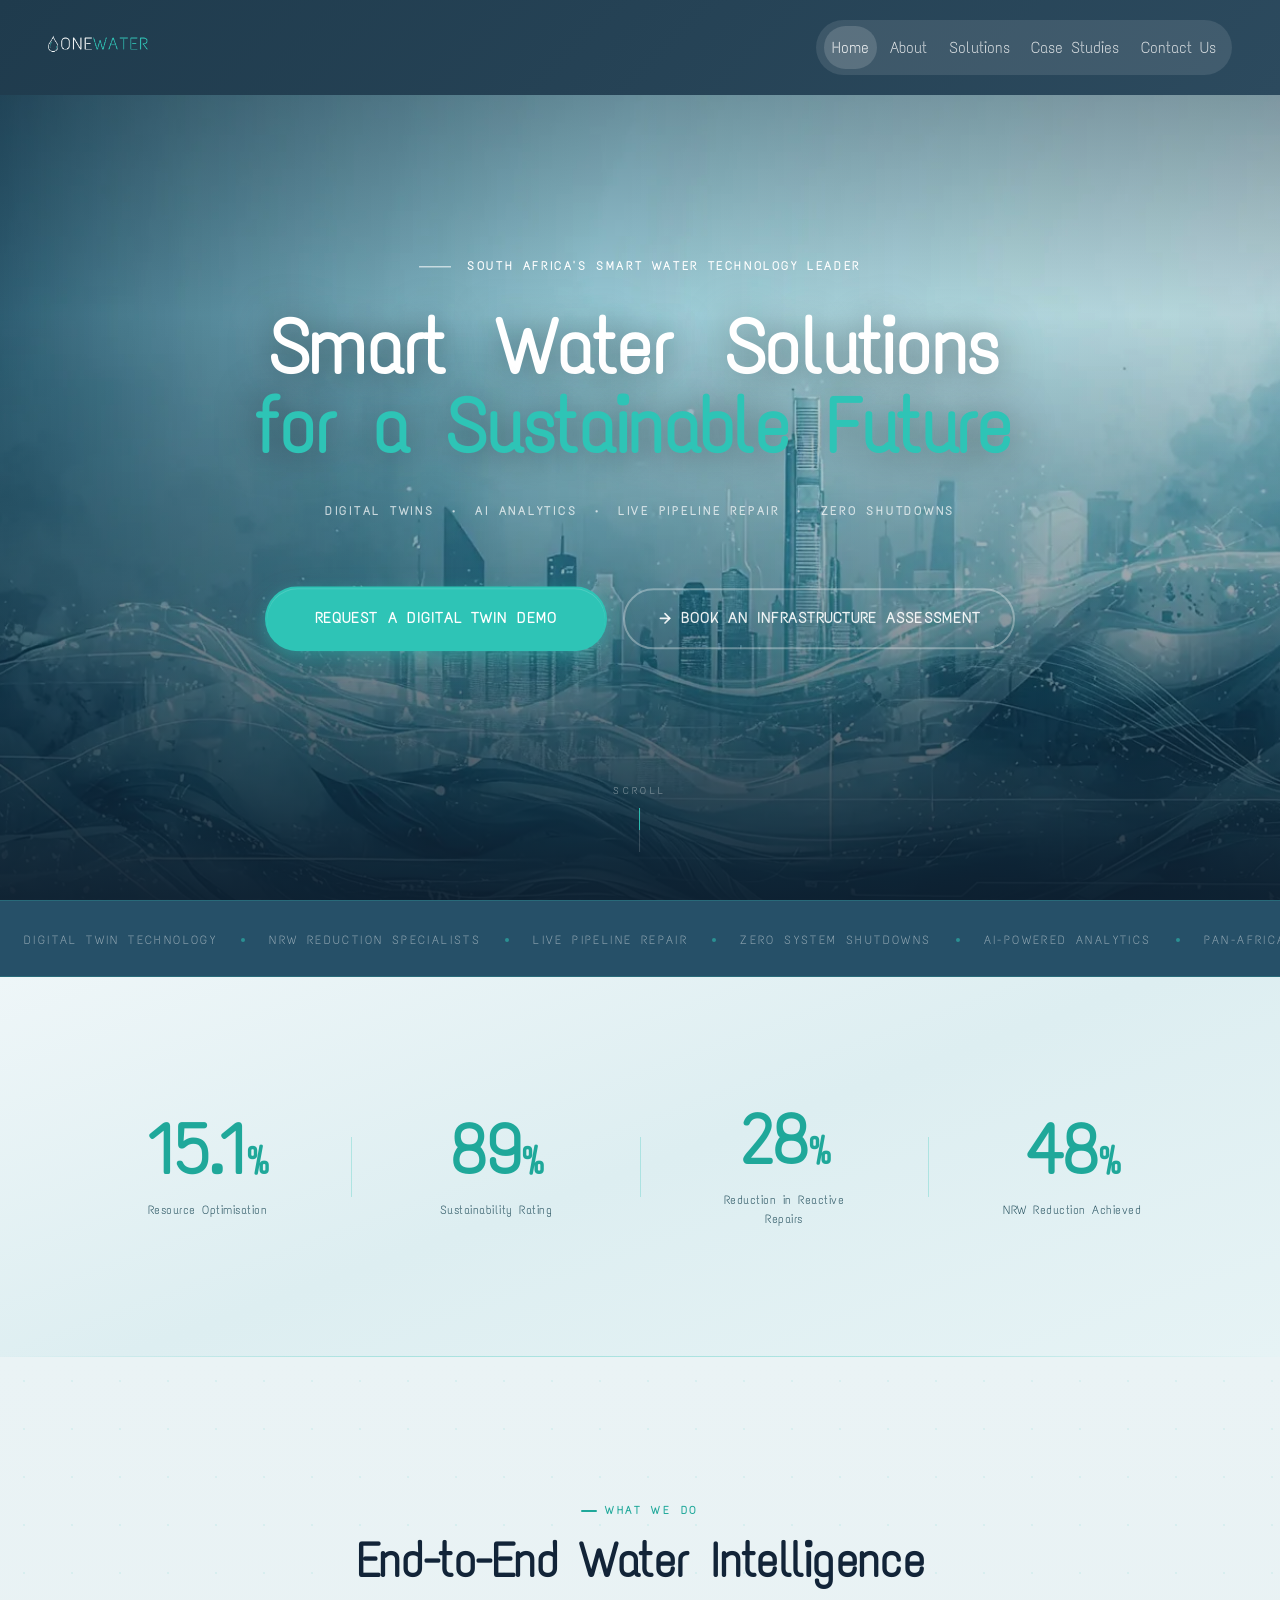
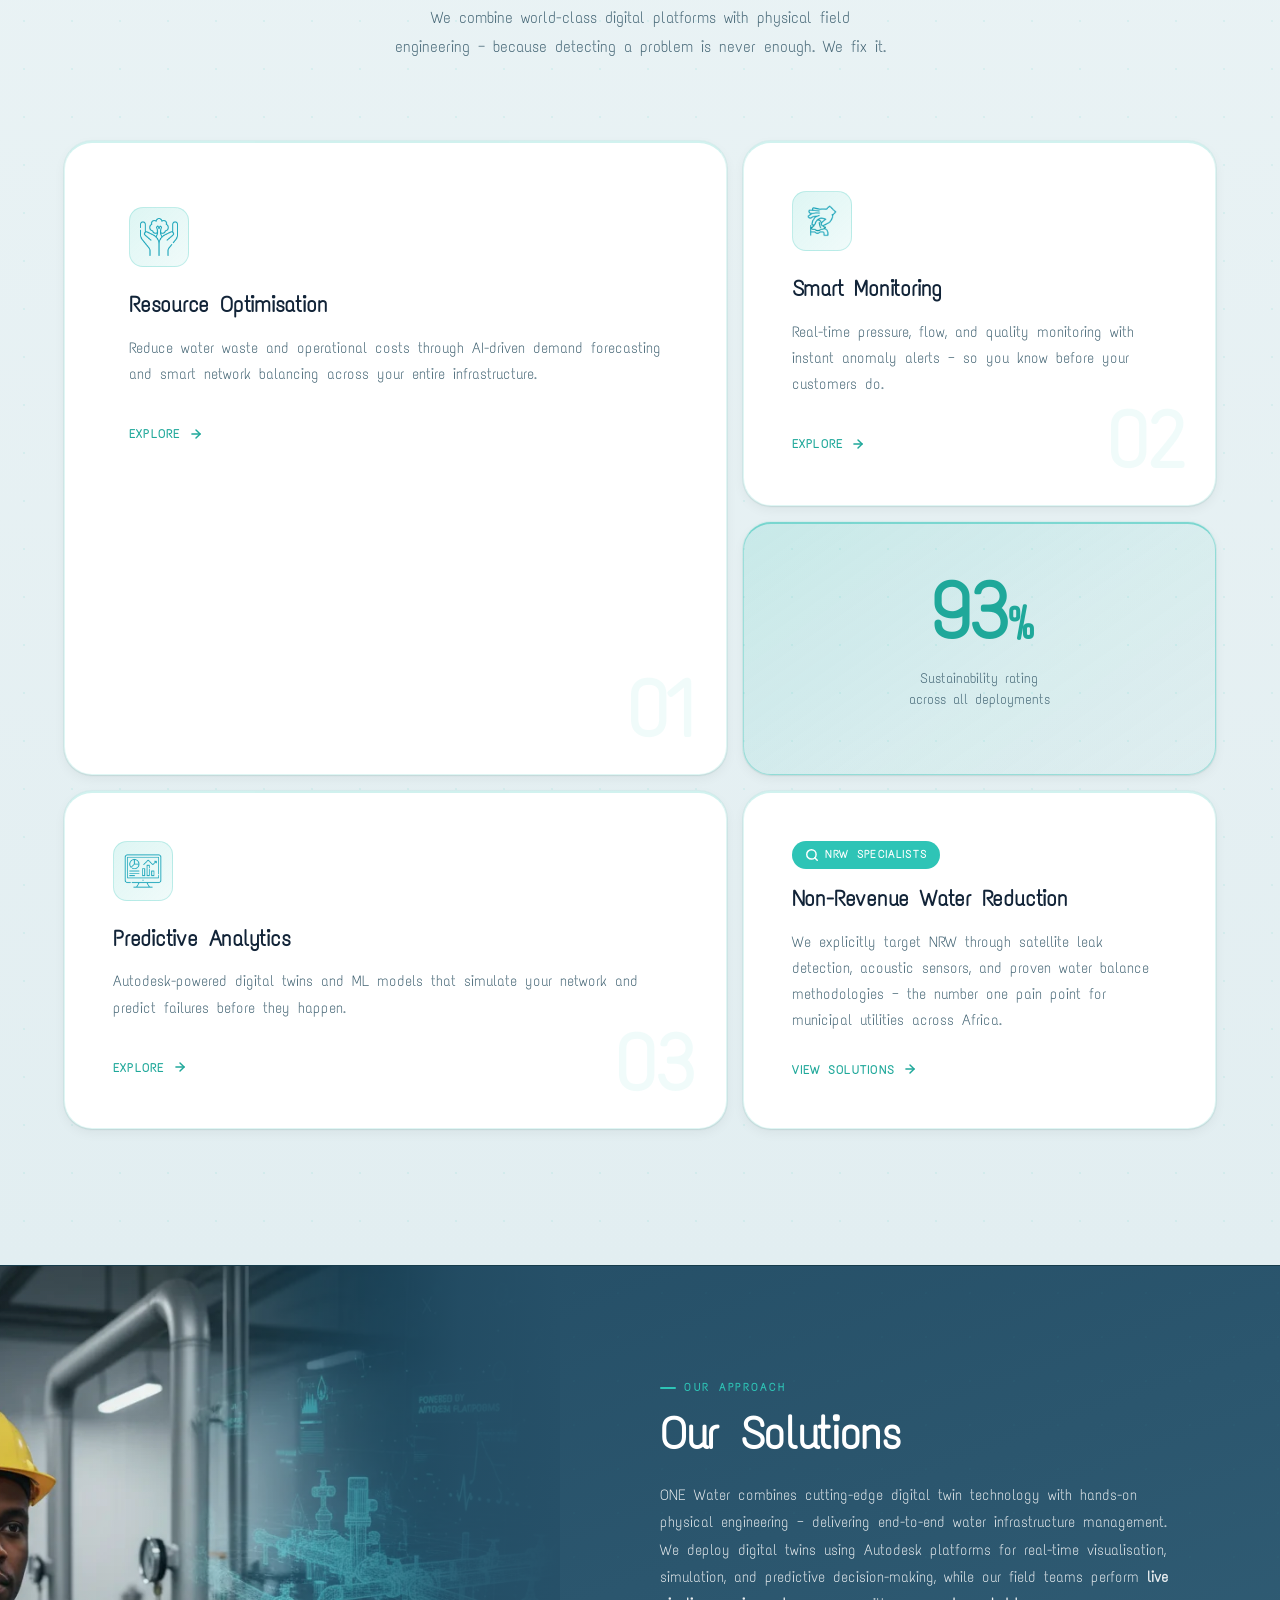
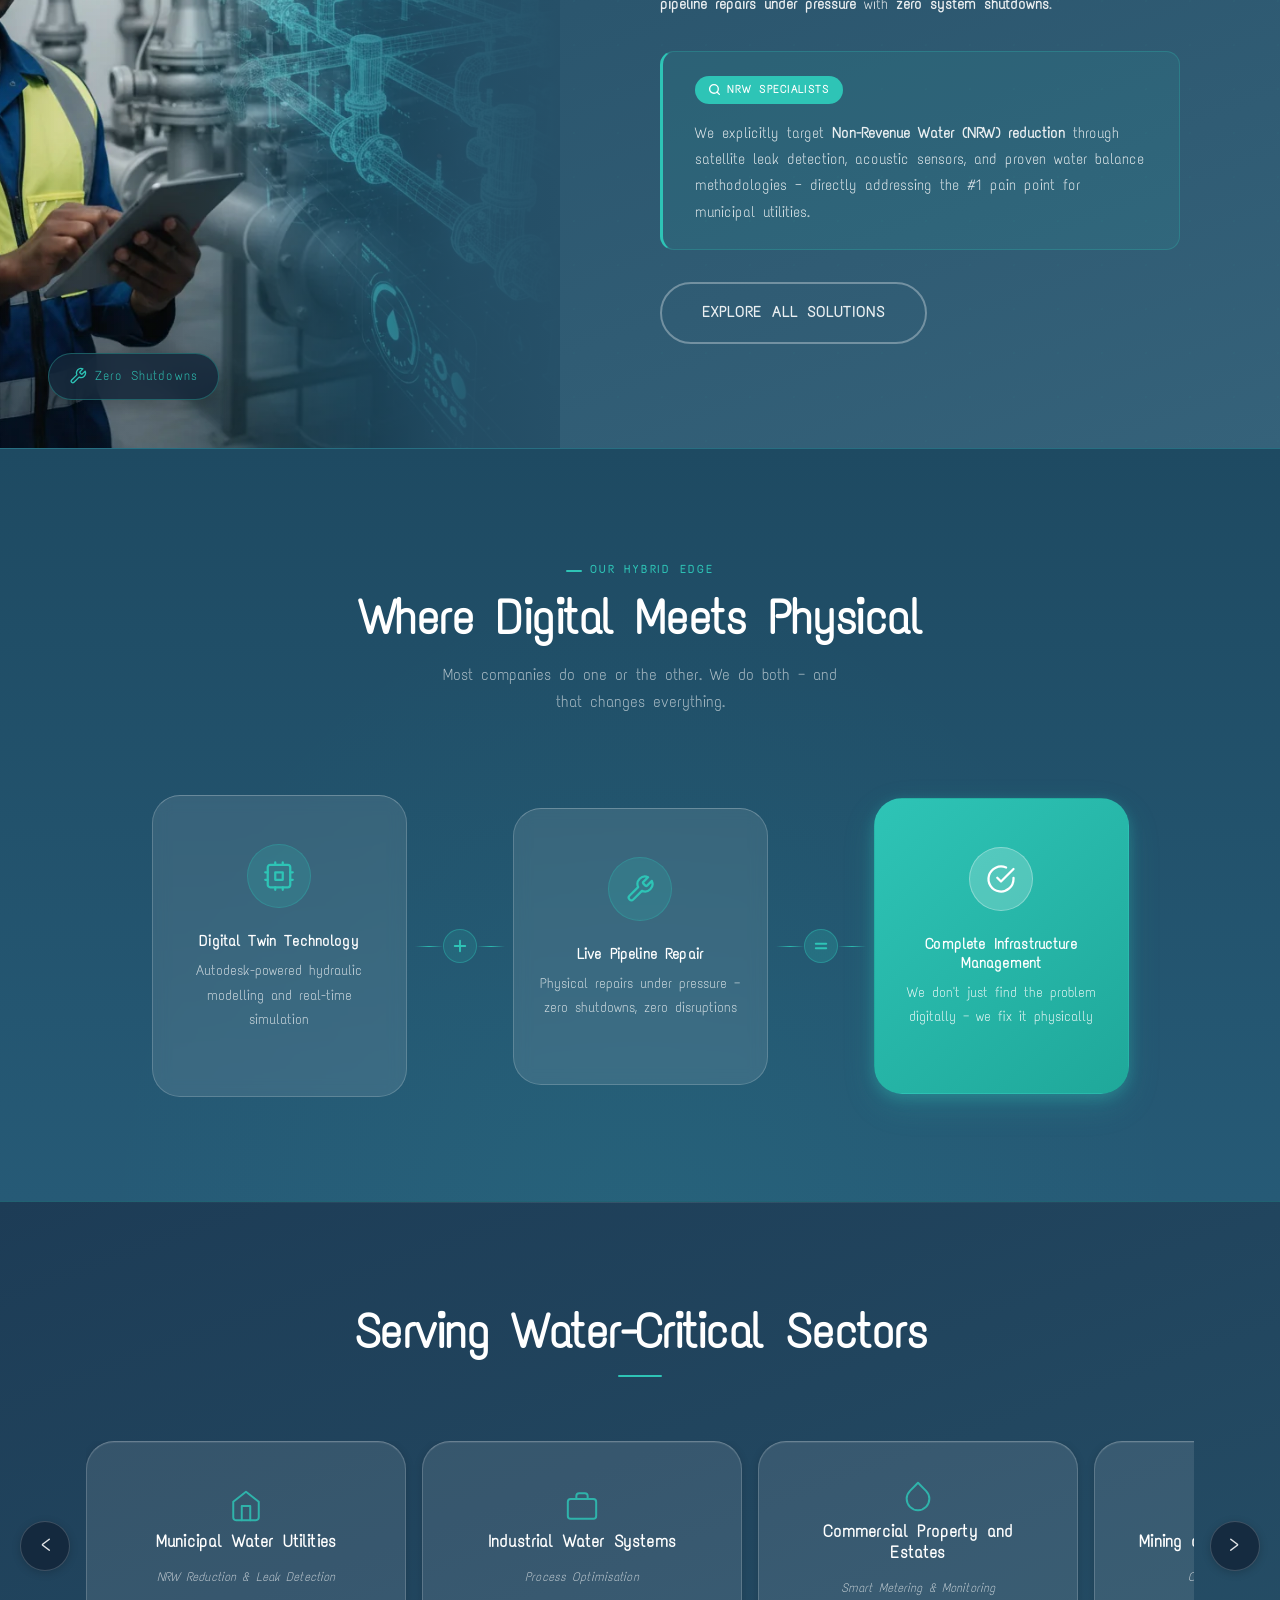
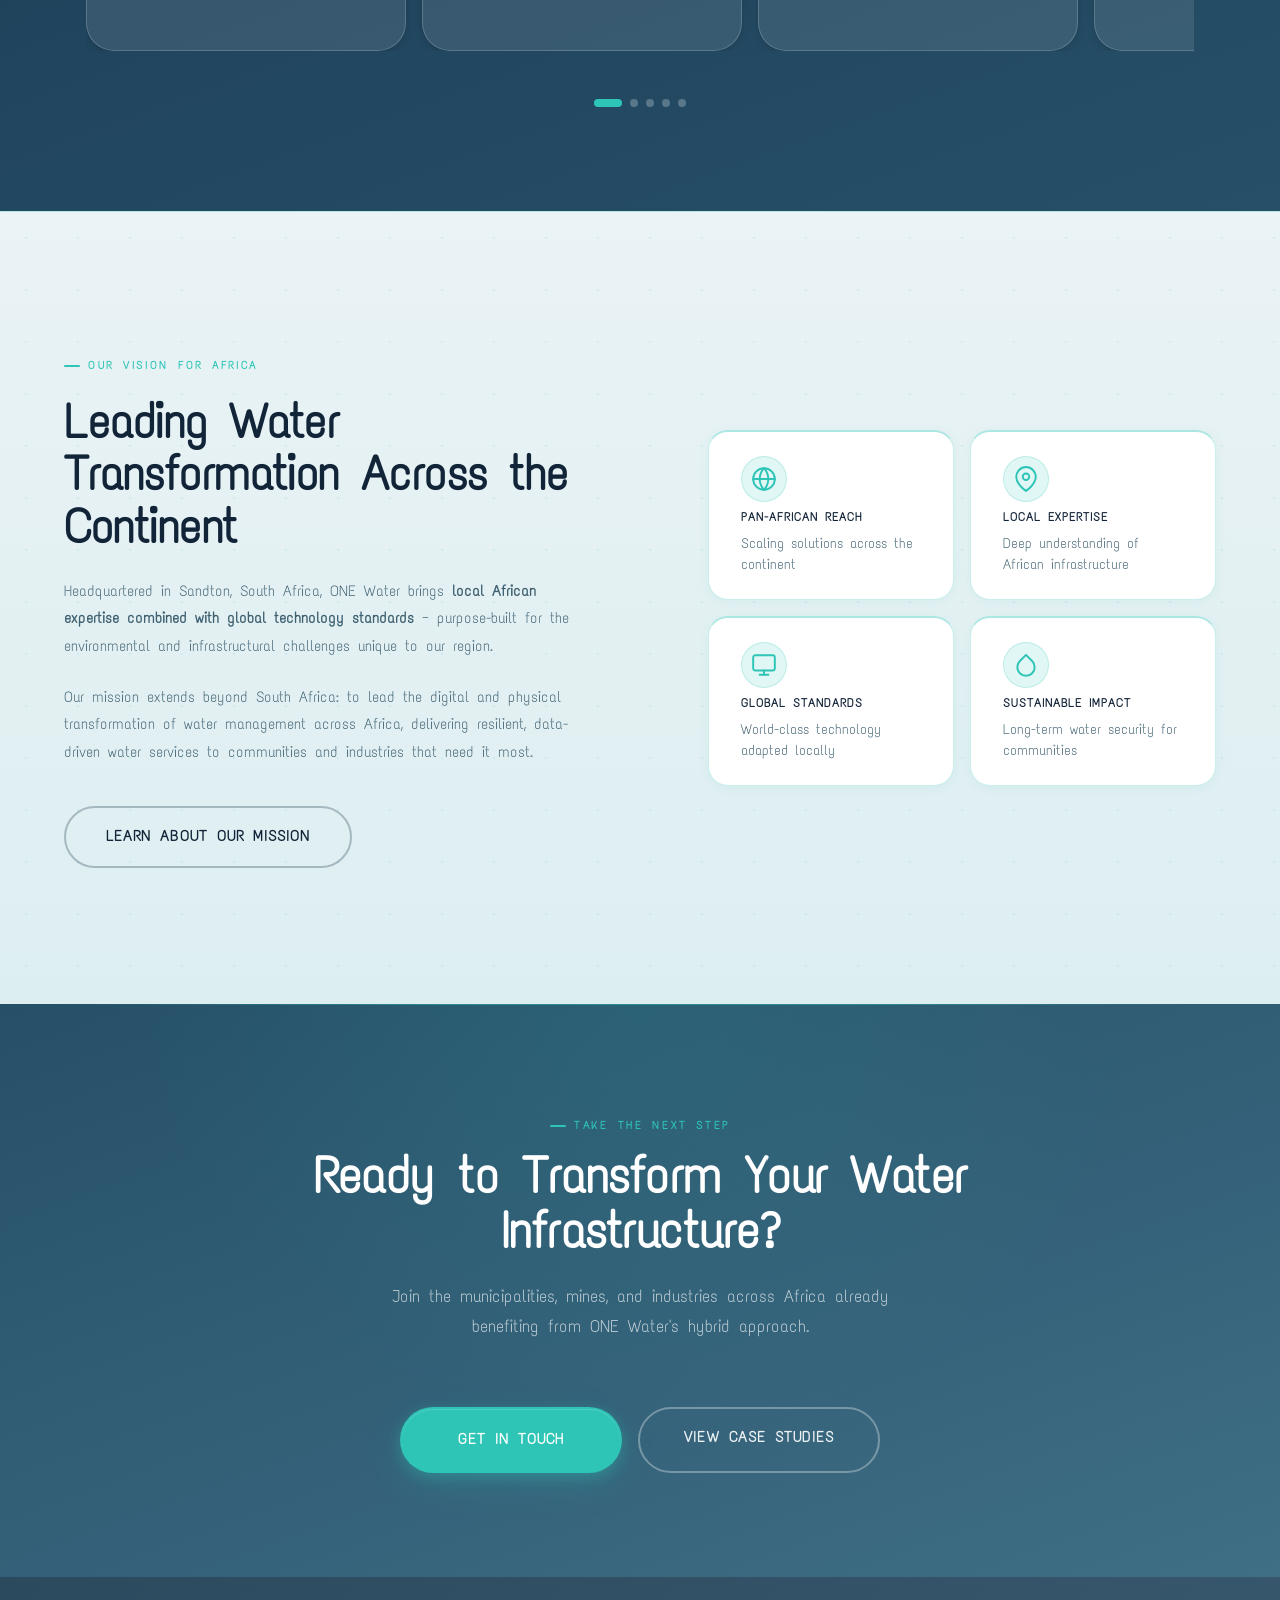
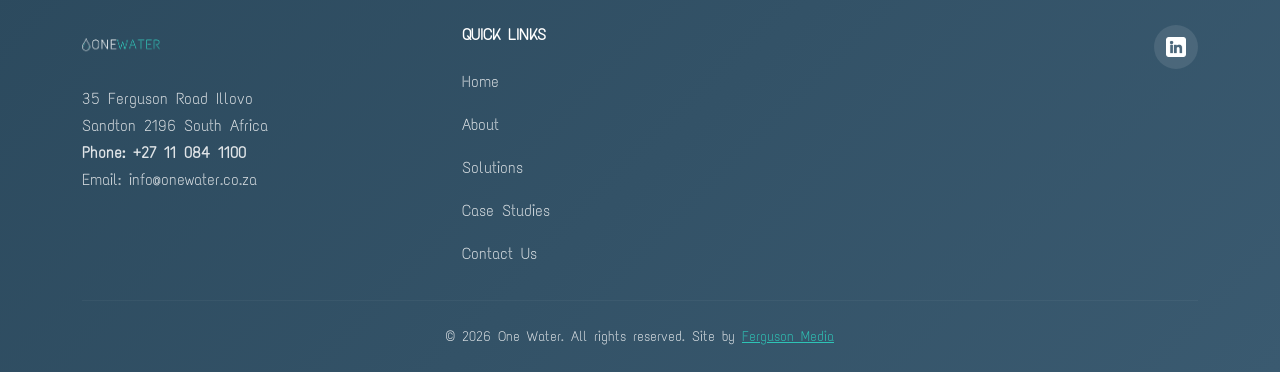
<file: index.html>
<!DOCTYPE html>
<html lang="en">
<head>
    <!-- Google tag (gtag.js) -->
    <script async src="https://www.googletagmanager.com/gtag/js?id=G-GQSZGBQEKZ"></script>
    <script>
      window.dataLayer = window.dataLayer || [];
      function gtag(){dataLayer.push(arguments);}
      gtag('js', new Date());

      gtag('config', 'G-GQSZGBQEKZ');
    </script>

    <meta charset="UTF-8" />
    <meta name="viewport" content="width=device-width, initial-scale=1.0" />
    <title>OneWater | Smart Water Technology Solutions in South Africa</title>
    <meta name="description" content="OneWater delivers AI-enabled smart water technology, cutting non-revenue water by up to 50% for utilities, municipalities, and industry across South Africa." />
    <link rel="canonical" href="https://onewater.co.za/" />

    <meta property="og:type" content="website" />
    <meta property="og:site_name" content="OneWater" />
    <meta property="og:url" content="https://onewater.co.za/" />
    <meta property="og:title" content="OneWater | Smart Water Technology Solutions in South Africa" />
    <meta property="og:description" content="AI-enabled smart water technology cutting non-revenue water by up to 50% for utilities, municipalities, and industry across South Africa." />
    <meta property="og:image" content="https://onewater.co.za/images/hero.webp" />
    <meta property="og:locale" content="en_ZA" />

    <meta name="twitter:card" content="summary_large_image" />
    <meta name="twitter:title" content="OneWater | Smart Water Technology Solutions in South Africa" />
    <meta name="twitter:description" content="AI-enabled smart water technology cutting non-revenue water by up to 50% for utilities, municipalities, and industry across South Africa." />
    <meta name="twitter:image" content="https://onewater.co.za/images/hero.webp" />

    <link rel="icon" href="/favicon.ico" sizes="any" />
    <link rel="icon" type="image/png" href="/images/favicon-32.png" sizes="32x32" />
    <link rel="icon" type="image/png" href="/images/favicon-192.png" sizes="192x192" />
    <link rel="apple-touch-icon" href="/images/favicon-192.png" />

    <link rel="preconnect" href="https://fonts.googleapis.com" />
    <link rel="preconnect" href="https://fonts.gstatic.com" crossorigin />
    <link href="https://fonts.googleapis.com/css2?family=Text+Me+One&family=Cormorant+Garamond:wght@300;400;500;600&family=DM+Sans:wght@300;400;500&display=swap" rel="stylesheet" />
    <link rel="preconnect" href="https://cdn.jsdelivr.net" crossorigin />
    <link href="https://cdn.jsdelivr.net/npm/bootstrap@5.3.3/dist/css/bootstrap.min.css" rel="stylesheet" />
    <link rel="stylesheet" href="css/loader.css" />
    <link rel="stylesheet" href="css/nav-bootstrap.css" />
    <link rel="stylesheet" href="css/file.css" />

    <script type="application/ld+json">
    {
      "@context": "https://schema.org",
      "@type": "Organization",
      "name": "OneWater",
      "url": "https://onewater.co.za/",
      "logo": "https://onewater.co.za/images/logo.webp",
      "description": "South Africa's smart water technology company delivering digital twin ecosystems, predictive analytics, and engineering to utilities, municipalities, and industrial clients.",
      "areaServed": "South Africa",
      "sameAs": ["https://www.linkedin.com/company/one-water-ai/"]
    }
    </script>
</head>
<body class="ow-idx-body">

    <!-- ===== NAVBAR (Bootstrap navbar component) ===== -->
    <nav class="navbar navbar-expand-lg navbar-dark fixed-top ow-navbar" id="main_header">
        <div class="container-fluid px-4 px-lg-5">
            <a class="navbar-brand" href="index.html">
                <img class="ow-brand-logo" src="images/logo.webp" alt="OneWater Logo" />
            </a>
            <button class="navbar-toggler ow-toggler" type="button" data-bs-toggle="offcanvas" data-bs-target="#owMobileMenu" aria-controls="owMobileMenu" aria-expanded="false" aria-label="Toggle navigation">
                <span class="navbar-toggler-icon"></span>
            </button>
            <div class="offcanvas offcanvas-end ow-mobile-menu" tabindex="-1" id="owMobileMenu" aria-labelledby="owMobileMenuLabel">
                <div class="offcanvas-header d-lg-none">
                    <span class="visually-hidden" id="owMobileMenuLabel">Menu</span>
                    <button type="button" class="btn-close btn-close-white ow-menu-close" data-bs-dismiss="offcanvas" data-bs-target="#owMobileMenu" aria-label="Close"></button>
                </div>
                <div class="offcanvas-body justify-content-lg-end">
                    <ul class="navbar-nav ow-nav-pill">
                        <li class="nav-item"><a class="nav-link active" aria-current="page" href="index.html">Home</a></li>
                        <li class="nav-item"><a class="nav-link" href="about.html">About</a></li>
                        <li class="nav-item"><a class="nav-link" href="solutions.html">Solutions</a></li>
                        <li class="nav-item"><a class="nav-link" href="case-studies.html">Case Studies</a></li>
                        <li class="nav-item"><a class="nav-link" href="contact.html">Contact Us</a></li>
                    </ul>
                    <div class="ow-mobile-menu-details d-lg-none">
                        <a href="https://www.google.com/maps/place/35+Ferguson+Rd,+Illovo,+Sandton,+2196/@-26.1240527,28.0442193,17z/data=!3m1!4b1!4m6!3m5!1s0x1e950cc66f12708b:0xdec98442b3339e98!8m2!3d-26.1240527!4d28.0467942!16s%2Fg%2F11c26fxff5!5m1!1e1?entry=ttu&g_ep=EgoyMDI2MDIwMS4wIKXMDSoASAFQAw%3D%3D" class="ow-mobile-menu-line">35 Ferguson Road Illovo, Sandton 2196</a>
                        <a href="tel:+27110841100" class="ow-mobile-menu-line">+27 11 084 1100</a>
                        <a class="ow-mobile-social" href="https://www.linkedin.com/company/one-water-ai/posts/?feedView=all" target="_blank" rel="noopener noreferrer" aria-label="LinkedIn">
                            <img loading="lazy" decoding="async" src="images/linkedin.webp" alt="LinkedIn" width="18" height="18">
                        </a>
                    </div>
                </div>
            </div>
        </div>
    </nav>

    <!-- HERO -->
    <section class="hero" id="home">
        <video autoplay loop muted playsinline poster="images/hero-poster.webp" class="hero-bg" onerror="this.style.backgroundColor='#0d1f2d';">
            <source src="images/original-hero.mp4" type="video/mp4" />
        </video>
        <div class="hero-overlay"></div>


        <div class="hero-content" id="hero_content">
            <div class="hero-eyebrow-wrap">
                <span class="hero-eyebrow-line"></span>
                <span class="hero-eyebrow-text">South Africa's Smart Water Technology Leader</span>
            </div>
            <h1 class="hero-title">
                <span class="hero-word hero-word--0">Smart</span>
                <span class="hero-word hero-word--1">Water</span>
                <span class="hero-word hero-word--2">Solutions</span>
                <br>
                <span class="hero-word hero-word--teal hero-word--3">for a Sustainable Future</span>
            </h1>
            <p class="hero-subtitle">Digital Twins &nbsp;&middot;&nbsp; AI Analytics &nbsp;&middot;&nbsp; Live Pipeline Repair &nbsp;&middot;&nbsp; Zero Shutdowns</p>
            <div class="hero-cta-group">
                <a href="contact.html" class="hero-cta-primary">Request a Digital Twin Demo</a>
                <a href="contact.html" class="hero-cta-secondary">
                    <svg class="hero-cta-icon" width="16" height="16" viewBox="0 0 24 24" fill="none" stroke="currentColor" stroke-width="2.5" stroke-linecap="round" stroke-linejoin="round"><line x1="5" y1="12" x2="19" y2="12"/><polyline points="12 5 19 12 12 19"/></svg>
                    Book an Infrastructure Assessment
                </a>
            </div>
        </div>

        <div class="hero-scroll-indicator">
            <span class="scroll-label">Scroll</span>
            <div class="scroll-track"><div class="scroll-thumb"></div></div>
        </div>
    </section>

    <!-- MARQUEE STRIP -->
    <div class="marquee-strip">
        <div class="marquee-track">
            <span class="marquee-item">Digital Twin Technology</span>
            <span class="marquee-dot"></span>
            <span class="marquee-item">NRW Reduction Specialists</span>
            <span class="marquee-dot"></span>
            <span class="marquee-item">Live Pipeline Repair</span>
            <span class="marquee-dot"></span>
            <span class="marquee-item">Zero System Shutdowns</span>
            <span class="marquee-dot"></span>
            <span class="marquee-item">AI-Powered Analytics</span>
            <span class="marquee-dot"></span>
            <span class="marquee-item">Pan-African Reach</span>
            <span class="marquee-dot"></span>
            <span class="marquee-item">Autodesk Integration</span>
            <span class="marquee-dot"></span>
            <span class="marquee-item">Predictive Maintenance</span>
            <span class="marquee-dot"></span>
            <span class="marquee-item">Digital Twin Technology</span>
            <span class="marquee-dot"></span>
            <span class="marquee-item">NRW Reduction Specialists</span>
            <span class="marquee-dot"></span>
            <span class="marquee-item">Live Pipeline Repair</span>
            <span class="marquee-dot"></span>
            <span class="marquee-item">Zero System Shutdowns</span>
            <span class="marquee-dot"></span>
            <span class="marquee-item">AI-Powered Analytics</span>
            <span class="marquee-dot"></span>
            <span class="marquee-item">Pan-African Reach</span>
            <span class="marquee-dot"></span>
            <span class="marquee-item">Autodesk Integration</span>
            <span class="marquee-dot"></span>
            <span class="marquee-item">Predictive Maintenance</span>
            <span class="marquee-dot"></span>
        </div>
    </div>

    <!-- STATS BAR -->
    <section class="stats-bar">
        <div class="stats-container">
            <div class="stat-item reveal-up delay-0">
                <div class="stat-value-wrap">
                    <span class="stat-number" data-target="15.7">0</span><span class="stat-unit">%</span>
                </div>
                <p class="stat-desc">Resource Optimisation</p>
            </div>
            <div class="stat-divider"></div>
            <div class="stat-item reveal-up delay-100">
                <div class="stat-value-wrap">
                    <span class="stat-number" data-target="93">0</span><span class="stat-unit">%</span>
                </div>
                <p class="stat-desc">Sustainability Rating</p>
            </div>
            <div class="stat-divider"></div>
            <div class="stat-item reveal-up delay-200">
                <div class="stat-value-wrap">
                    <span class="stat-number" data-target="30">0</span><span class="stat-unit">%</span>
                </div>
                <p class="stat-desc">Reduction in Reactive Repairs</p>
            </div>
            <div class="stat-divider"></div>
            <div class="stat-item reveal-up delay-300">
                <div class="stat-value-wrap">
                    <span class="stat-number" data-target="50">0</span><span class="stat-unit">%</span>
                </div>
                <p class="stat-desc">NRW Reduction Achieved</p>
            </div>
        </div>
    </section>

    <!-- BENTO GRID -->
    <section class="bento-section">
        <div class="bento-header reveal-up">
            <span class="eyebrow">What We Do</span>
            <h2 class="bento-title">End-to-End Water Intelligence</h2>
            <p class="bento-subtitle">We combine world-class digital platforms with physical field engineering — because detecting a problem is never enough. We fix it.</p>
        </div>
        <div class="bento-grid">

            <div class="bento-card bento-card--large reveal-up delay-0">
                <div class="bento-card-icon">
                    <img class="bento-icon" loading="lazy" decoding="async" src="images/hand.webp" alt="Resource Optimisation">
                </div>
                <div class="bento-card-body">
                    <h3 class="bento-title-sm">Resource Optimisation</h3>
                    <p class="bento-text">Reduce water waste and operational costs through AI-driven demand forecasting and smart network balancing across your entire infrastructure.</p>
                    <a href="solutions.html#smart-digital-water-management" class="bento-link">
                        Explore
                        <svg width="14" height="14" viewBox="0 0 24 24" fill="none" stroke="currentColor" stroke-width="2.5" stroke-linecap="round" stroke-linejoin="round"><line x1="5" y1="12" x2="19" y2="12"/><polyline points="12 5 19 12 12 19"/></svg>
                    </a>
                </div>
                <div class="bento-card-number">01</div>
            </div>

            <div class="bento-card reveal-up delay-100">
                <div class="bento-card-icon">
                    <img class="bento-icon" loading="lazy" decoding="async" src="images/tap.webp" alt="Smart Monitoring">
                </div>
                <div class="bento-card-body">
                    <h3 class="bento-title-sm">Smart Monitoring</h3>
                    <p class="bento-text">Real-time pressure, flow, and quality monitoring with instant anomaly alerts — so you know before your customers do.</p>
                    <a href="solutions.html#leak-detection-condition-assessment" class="bento-link">
                        Explore
                        <svg width="14" height="14" viewBox="0 0 24 24" fill="none" stroke="currentColor" stroke-width="2.5" stroke-linecap="round" stroke-linejoin="round"><line x1="5" y1="12" x2="19" y2="12"/><polyline points="12 5 19 12 12 19"/></svg>
                    </a>
                </div>
                <div class="bento-card-number">02</div>
            </div>

            <div class="bento-card bento-card--accent reveal-up delay-150">
                <div class="bento-accent-stat">93<span class="bento-accent-unit">%</span></div>
                <p class="bento-accent-label">Sustainability rating across all deployments</p>
            </div>

            <div class="bento-card reveal-up delay-200">
                <div class="bento-card-icon">
                    <img class="bento-icon" loading="lazy" decoding="async" src="images/analytics.webp" alt="Analytics">
                </div>
                <div class="bento-card-body">
                    <h3 class="bento-title-sm">Predictive Analytics</h3>
                    <p class="bento-text">Autodesk-powered digital twins and ML models that simulate your network and predict failures before they happen.</p>
                    <a href="solutions.html#ai-powered-water-analytics" class="bento-link">
                        Explore
                        <svg width="14" height="14" viewBox="0 0 24 24" fill="none" stroke="currentColor" stroke-width="2.5" stroke-linecap="round" stroke-linejoin="round"><line x1="5" y1="12" x2="19" y2="12"/><polyline points="12 5 19 12 12 19"/></svg>
                    </a>
                </div>
                <div class="bento-card-number">03</div>
            </div>

            <div class="bento-card bento-card--wide reveal-up delay-300">
                <div class="bento-nrw-badge">
                    <svg width="14" height="14" viewBox="0 0 24 24" fill="none" stroke="currentColor" stroke-width="2.5" stroke-linecap="round" stroke-linejoin="round"><circle cx="11" cy="11" r="8"/><line x1="21" y1="21" x2="16.65" y2="16.65"/></svg>
                    NRW Specialists
                </div>
                <h3 class="bento-wide-title">Non-Revenue Water Reduction</h3>
                <p class="bento-wide-text">We explicitly target NRW through satellite leak detection, acoustic sensors, and proven water balance methodologies — the number one pain point for municipal utilities across Africa.</p>
                <a href="solutions.html#water-loss-reduction-nrw" class="bento-link">
                    View Solutions
                    <svg width="14" height="14" viewBox="0 0 24 24" fill="none" stroke="currentColor" stroke-width="2.5" stroke-linecap="round" stroke-linejoin="round"><line x1="5" y1="12" x2="19" y2="12"/><polyline points="12 5 19 12 12 19"/></svg>
                </a>
            </div>

        </div>
    </section>

    <!-- SOLUTIONS SPLIT -->
    <section class="solutions-hero">
        <div class="solutions-image-side">
            <img class="solutions-img" loading="lazy" decoding="async" src="images/solutions-man.webp" alt="Digital water infrastructure">
            <div class="solutions-image-badge">
                <svg width="18" height="18" viewBox="0 0 24 24" fill="none" stroke="currentColor" stroke-width="1.8" stroke-linecap="round" stroke-linejoin="round"><path d="M14.7 6.3a1 1 0 0 0 0 1.4l1.6 1.6a1 1 0 0 0 1.4 0l3.77-3.77a6 6 0 0 1-7.94 7.94l-6.91 6.91a2.12 2.12 0 0 1-3-3l6.91-6.91a6 6 0 0 1 7.94-7.94l-3.76 3.76z"/></svg>
                <span>Zero Shutdowns</span>
            </div>
        </div>
        <div class="solutions-content-side">
            <div class="solutions-wrapper">
                <span class="eyebrow light">Our Approach</span>
                <h2 class="solutions-title reveal-left">Our Solutions</h2>
                <p class="solutions-description reveal-up-delay">
                    ONE Water combines cutting-edge digital twin technology with hands-on physical engineering — delivering end-to-end water infrastructure management. We deploy digital twins using Autodesk platforms for real-time visualisation, simulation, and predictive decision-making, while our field teams perform <strong>live pipeline repairs under pressure</strong> with <strong>zero system shutdowns</strong>.
                </p>
                <div class="nrw-callout reveal-up-delay">
                    <span class="nrw-badge">
                        <svg class="nrw-icon" width="13" height="13" viewBox="0 0 24 24" fill="none" stroke="currentColor" stroke-width="2.5" stroke-linecap="round" stroke-linejoin="round"><circle cx="11" cy="11" r="8"/><line x1="21" y1="21" x2="16.65" y2="16.65"/></svg>
                        NRW Specialists
                    </span>
                    <p class="nrw-text">We explicitly target <strong>Non-Revenue Water (NRW) reduction</strong> through satellite leak detection, acoustic sensors, and proven water balance methodologies — directly addressing the #1 pain point for municipal utilities.</p>
                </div>
                <a href="solutions.html" class="solutions-explore-btn reveal-up-delay">Explore All Solutions</a>
            </div>
        </div>
    </section>

    <!-- HYBRID STRIP -->
    <section class="hybrid-strip">
        <div class="hybrid-header reveal-up">
            <span class="eyebrow">Our Hybrid Edge</span>
            <h2 class="hybrid-title">Where Digital Meets Physical</h2>
            <p class="hybrid-subtitle">Most companies do one or the other. We do both — and that changes everything.</p>
        </div>
        <div class="hybrid-container">
            <div class="hybrid-item reveal-up delay-0">
                <div class="hybrid-icon-wrap">
                    <svg width="30" height="30" viewBox="0 0 24 24" fill="none" stroke="currentColor" stroke-width="1.8" stroke-linecap="round" stroke-linejoin="round">
                        <rect x="3" y="3" width="18" height="18" rx="2"/>
                        <path d="M9 9h6v6H9z"/>
                        <path d="M9 1v2M15 1v2M9 21v2M15 21v2M1 9h2M1 15h2M21 9h2M21 15h2"/>
                    </svg>
                </div>
                <h3 class="hybrid-item-title">Digital Twin Technology</h3>
                <p class="hybrid-item-text">Autodesk-powered hydraulic modelling and real-time simulation</p>
            </div>

            <div class="hybrid-connector reveal-up delay-100">
                <div class="hybrid-connector-line"></div>
                <div class="hybrid-connector-node">
                    <svg width="18" height="18" viewBox="0 0 24 24" fill="none" stroke="currentColor" stroke-width="2.5" stroke-linecap="round"><line x1="12" y1="5" x2="12" y2="19"/><line x1="5" y1="12" x2="19" y2="12"/></svg>
                </div>
                <div class="hybrid-connector-line"></div>
            </div>

            <div class="hybrid-item reveal-up delay-200">
                <div class="hybrid-icon-wrap">
                    <svg width="30" height="30" viewBox="0 0 24 24" fill="none" stroke="currentColor" stroke-width="1.8" stroke-linecap="round" stroke-linejoin="round">
                        <path d="M14.7 6.3a1 1 0 0 0 0 1.4l1.6 1.6a1 1 0 0 0 1.4 0l3.77-3.77a6 6 0 0 1-7.94 7.94l-6.91 6.91a2.12 2.12 0 0 1-3-3l6.91-6.91a6 6 0 0 1 7.94-7.94l-3.76 3.76z"/>
                    </svg>
                </div>
                <h3 class="hybrid-item-title">Live Pipeline Repair</h3>
                <p class="hybrid-item-text">Physical repairs under pressure — zero shutdowns, zero disruptions</p>
            </div>

            <div class="hybrid-connector reveal-up delay-300">
                <div class="hybrid-connector-line"></div>
                <div class="hybrid-connector-node hybrid-connector-node--equals">
                    <svg width="18" height="18" viewBox="0 0 24 24" fill="none" stroke="currentColor" stroke-width="2.5" stroke-linecap="round"><line x1="5" y1="9" x2="19" y2="9"/><line x1="5" y1="15" x2="19" y2="15"/></svg>
                </div>
                <div class="hybrid-connector-line"></div>
            </div>

            <div class="hybrid-item hybrid-result reveal-up delay-400">
                <div class="hybrid-icon-wrap">
                    <svg width="30" height="30" viewBox="0 0 24 24" fill="none" stroke="currentColor" stroke-width="1.8" stroke-linecap="round" stroke-linejoin="round">
                        <path d="M22 11.08V12a10 10 0 1 1-5.93-9.14"/>
                        <polyline points="22 4 12 14.01 9 11.01"/>
                    </svg>
                </div>
                <h3 class="hybrid-item-title">Complete Infrastructure Management</h3>
                <p class="hybrid-item-text">We don't just find the problem digitally — we fix it physically</p>
            </div>
        </div>
    </section>

    <!-- SECTORS -->
    <section class="sectors-section">
        <h2 class="sectors-title reveal-up">Serving Water-Critical Sectors</h2>
        <div class="sectors-divider reveal-up"></div>
        <div class="carousel-container reveal-up">
            <button class="carousel-btn prev-btn" aria-label="Previous">&#8249;</button>
            <div class="carousel-wrapper">
                <div class="carousel-track">
                    <div class="sector-card">
                        <div class="sector-icon">
                            <svg width="34" height="34" viewBox="0 0 24 24" fill="none" stroke="currentColor" stroke-width="1.4" stroke-linecap="round" stroke-linejoin="round"><path d="M3 9l9-7 9 7v11a2 2 0 0 1-2 2H5a2 2 0 0 1-2-2z"/><polyline points="9 22 9 12 15 12 15 22"/></svg>
                        </div>
                        <h3 class="sector-title">Municipal Water Utilities</h3>
                        <p class="sector-tag">NRW Reduction &amp; Leak Detection</p>
                    </div>
                    <div class="sector-card">
                        <div class="sector-icon">
                            <svg width="34" height="34" viewBox="0 0 24 24" fill="none" stroke="currentColor" stroke-width="1.4" stroke-linecap="round" stroke-linejoin="round"><rect x="2" y="7" width="20" height="14" rx="2"/><path d="M16 7V5a2 2 0 0 0-2-2h-4a2 2 0 0 0-2 2v2"/></svg>
                        </div>
                        <h3 class="sector-title">Industrial Water Systems</h3>
                        <p class="sector-tag">Process Optimisation</p>
                    </div>
                    <div class="sector-card">
                        <div class="sector-icon">
                            <svg width="34" height="34" viewBox="0 0 24 24" fill="none" stroke="currentColor" stroke-width="1.4" stroke-linecap="round" stroke-linejoin="round"><path d="M12 2.69l5.66 5.66a8 8 0 1 1-11.31 0z"/></svg>
                        </div>
                        <h3 class="sector-title">Commercial Property and Estates</h3>
                        <p class="sector-tag">Smart Metering &amp; Monitoring</p>
                    </div>
                    <div class="sector-card">
                        <div class="sector-icon">
                            <svg width="34" height="34" viewBox="0 0 24 24" fill="none" stroke="currentColor" stroke-width="1.4" stroke-linecap="round" stroke-linejoin="round"><polygon points="12 2 15.09 8.26 22 9.27 17 14.14 18.18 21.02 12 17.77 5.82 21.02 7 14.14 2 9.27 8.91 8.26 12 2"/></svg>
                        </div>
                        <h3 class="sector-title">Mining and Water Management</h3>
                        <p class="sector-tag">Compliance &amp; Efficiency</p>
                    </div>
                    <div class="sector-card">
                        <div class="sector-icon">
                            <svg width="34" height="34" viewBox="0 0 24 24" fill="none" stroke="currentColor" stroke-width="1.4" stroke-linecap="round" stroke-linejoin="round"><line x1="12" y1="2" x2="12" y2="6"/><path d="M5 12H2"/><path d="M22 12h-3"/><path d="M6.34 6.34L4.93 4.93"/><path d="M19.07 4.93l-1.41 1.41"/><circle cx="12" cy="12" r="4"/><path d="M12 16v4"/><path d="M8 20h8"/></svg>
                        </div>
                        <h3 class="sector-title">Agricultural Water Solutions</h3>
                        <p class="sector-tag">Precision Irrigation</p>
                    </div>
                </div>
            </div>
            <button class="carousel-btn next-btn" aria-label="Next">&#8250;</button>
        </div>
        <div class="carousel-dots">
            <button type="button" class="dot active" data-index="0" aria-label="Go to Municipal Water Utilities slide"></button>
            <button type="button" class="dot" data-index="1" aria-label="Go to Industrial Water Systems slide"></button>
            <button type="button" class="dot" data-index="2" aria-label="Go to Commercial Property and Estates slide"></button>
            <button type="button" class="dot" data-index="3" aria-label="Go to Mining and Water Management slide"></button>
            <button type="button" class="dot" data-index="4" aria-label="Go to Agricultural Water Solutions slide"></button>
        </div>
    </section>

    <!-- PAN-AFRICA -->
    <section class="pan-africa-section">
        <div class="pan-africa-container">
            <div class="pan-africa-text reveal-left">
                <span class="africa-eyebrow">Our Vision for Africa</span>
                <h2 class="pan-africa-title">Leading Water Transformation Across the Continent</h2>
                <p class="pan-africa-text-p">Headquartered in Sandton, South Africa, ONE Water brings <strong>local African expertise combined with global technology standards</strong> — purpose-built for the environmental and infrastructural challenges unique to our region.</p>
                <p class="pan-africa-text-p">Our mission extends beyond South Africa: to lead the digital and physical transformation of water management across Africa, delivering resilient, data-driven water services to communities and industries that need it most.</p>
                <a href="about.html" class="africa-cta">Learn About Our Mission</a>
            </div>
            <div class="pan-africa-visual">
                <div class="africa-stats-grid">
                    <div class="africa-stat reveal-up delay-0">
                        <div class="africa-stat-icon-wrap">
                            <svg width="26" height="26" viewBox="0 0 24 24" fill="none" stroke="currentColor" stroke-width="1.8" stroke-linecap="round" stroke-linejoin="round"><circle cx="12" cy="12" r="10"/><line x1="2" y1="12" x2="22" y2="12"/><path d="M12 2a15.3 15.3 0 0 1 4 10 15.3 15.3 0 0 1-4 10 15.3 15.3 0 0 1-4-10 15.3 15.3 0 0 1 4-10z"/></svg>
                        </div>
                        <h3 class="africa-stat-title">Pan-African Reach</h3>
                        <p class="africa-stat-text">Scaling solutions across the continent</p>
                    </div>
                    <div class="africa-stat reveal-up delay-100">
                        <div class="africa-stat-icon-wrap">
                            <svg width="26" height="26" viewBox="0 0 24 24" fill="none" stroke="currentColor" stroke-width="1.8" stroke-linecap="round" stroke-linejoin="round"><path d="M21 10c0 7-9 13-9 13s-9-6-9-13a9 9 0 0 1 18 0z"/><circle cx="12" cy="10" r="3"/></svg>
                        </div>
                        <h3 class="africa-stat-title">Local Expertise</h3>
                        <p class="africa-stat-text">Deep understanding of African infrastructure</p>
                    </div>
                    <div class="africa-stat reveal-up delay-200">
                        <div class="africa-stat-icon-wrap">
                            <svg width="26" height="26" viewBox="0 0 24 24" fill="none" stroke="currentColor" stroke-width="1.8" stroke-linecap="round" stroke-linejoin="round"><rect x="2" y="3" width="20" height="14" rx="2"/><line x1="8" y1="21" x2="16" y2="21"/><line x1="12" y1="17" x2="12" y2="21"/></svg>
                        </div>
                        <h3 class="africa-stat-title">Global Standards</h3>
                        <p class="africa-stat-text">World-class technology adapted locally</p>
                    </div>
                    <div class="africa-stat reveal-up delay-300">
                        <div class="africa-stat-icon-wrap">
                            <svg width="26" height="26" viewBox="0 0 24 24" fill="none" stroke="currentColor" stroke-width="1.8" stroke-linecap="round" stroke-linejoin="round"><path d="M12 2.69l5.66 5.66a8 8 0 1 1-11.31 0z"/></svg>
                        </div>
                        <h3 class="africa-stat-title">Sustainable Impact</h3>
                        <p class="africa-stat-text">Long-term water security for communities</p>
                    </div>
                </div>
            </div>
        </div>
    </section>

    <!-- CTA BANNER -->
    <section class="cta-banner">
        <div class="cta-banner-inner reveal-up">
            <span class="eyebrow light">Take the Next Step</span>
            <h2 class="cta-banner-title">Ready to Transform Your Water Infrastructure?</h2>
            <p class="cta-banner-text">Join the municipalities, mines, and industries across Africa already benefiting from ONE Water's hybrid approach.</p>
            <div class="cta-banner-buttons">
                <a href="contact.html" class="cta-banner-primary">Get in Touch</a>
                <a href="case-studies.html" class="cta-banner-secondary">View Case Studies</a>
            </div>
        </div>
    </section>

    <!-- ===== FOOTER ===== -->
    <footer class="ow-footer text-white pt-5 pb-4">
        <div class="container">
            <div class="row gy-4">
                <div class="col-md-4">
                    <a href="index.html" aria-label="OneWater Home">
                        <img loading="lazy" decoding="async" src="images/logo.webp" alt="OneWater" class="ow-footer-logo mb-3">
                    </a>
                    <p class="ow-footer-text">
                        35 Ferguson Road Illovo<br>
                        Sandton 2196 South Africa<br>
                        <strong>Phone: +27 11 084 1100</strong><br>
                        Email: info@onewater.co.za
                    </p>
                </div>
                <div class="col-md-4">
                    <h3 class="h6 text-uppercase fw-bold mb-3">Quick Links</h3>
                    <nav class="nav flex-column">
                        <a class="nav-link ow-footer-link px-0" href="index.html">Home</a>
                        <a class="nav-link ow-footer-link px-0" href="about.html">About</a>
                        <a class="nav-link ow-footer-link px-0" href="solutions.html">Solutions</a>
                        <a class="nav-link ow-footer-link px-0" href="case-studies.html">Case Studies</a>
                        <a class="nav-link ow-footer-link px-0" href="contact.html">Contact Us</a>
                    </nav>
                </div>
                <div class="col-md-4 text-md-end">
                    <a class="d-inline-flex align-items-center justify-content-center ow-social-icon" href="https://www.linkedin.com/company/one-water-ai/posts/?feedView=all" target="_blank" rel="noopener noreferrer" aria-label="LinkedIn">
                        <img loading="lazy" decoding="async" src="images/linkedin.webp" alt="LinkedIn" width="20" height="20">
                    </a>
                </div>
            </div>
            <hr class="ow-footer-divider my-4" />
            <p class="text-center small ow-footer-text mb-0">&copy; 2026 One Water. All rights reserved. Site by <a href="https://fergusonmedia.co.za" target="_blank" rel="noopener noreferrer" class="ow-credit-link">Ferguson Media</a></p>
        </div>
    </footer>

    <script src="https://cdn.jsdelivr.net/npm/bootstrap@5.3.3/dist/js/bootstrap.bundle.min.js"></script>
    <script src="js/loader.js"></script>
    <script src="js/nav-bootstrap.js"></script>
    <script src="js/file.js"></script>
</body>
</html>
</file>
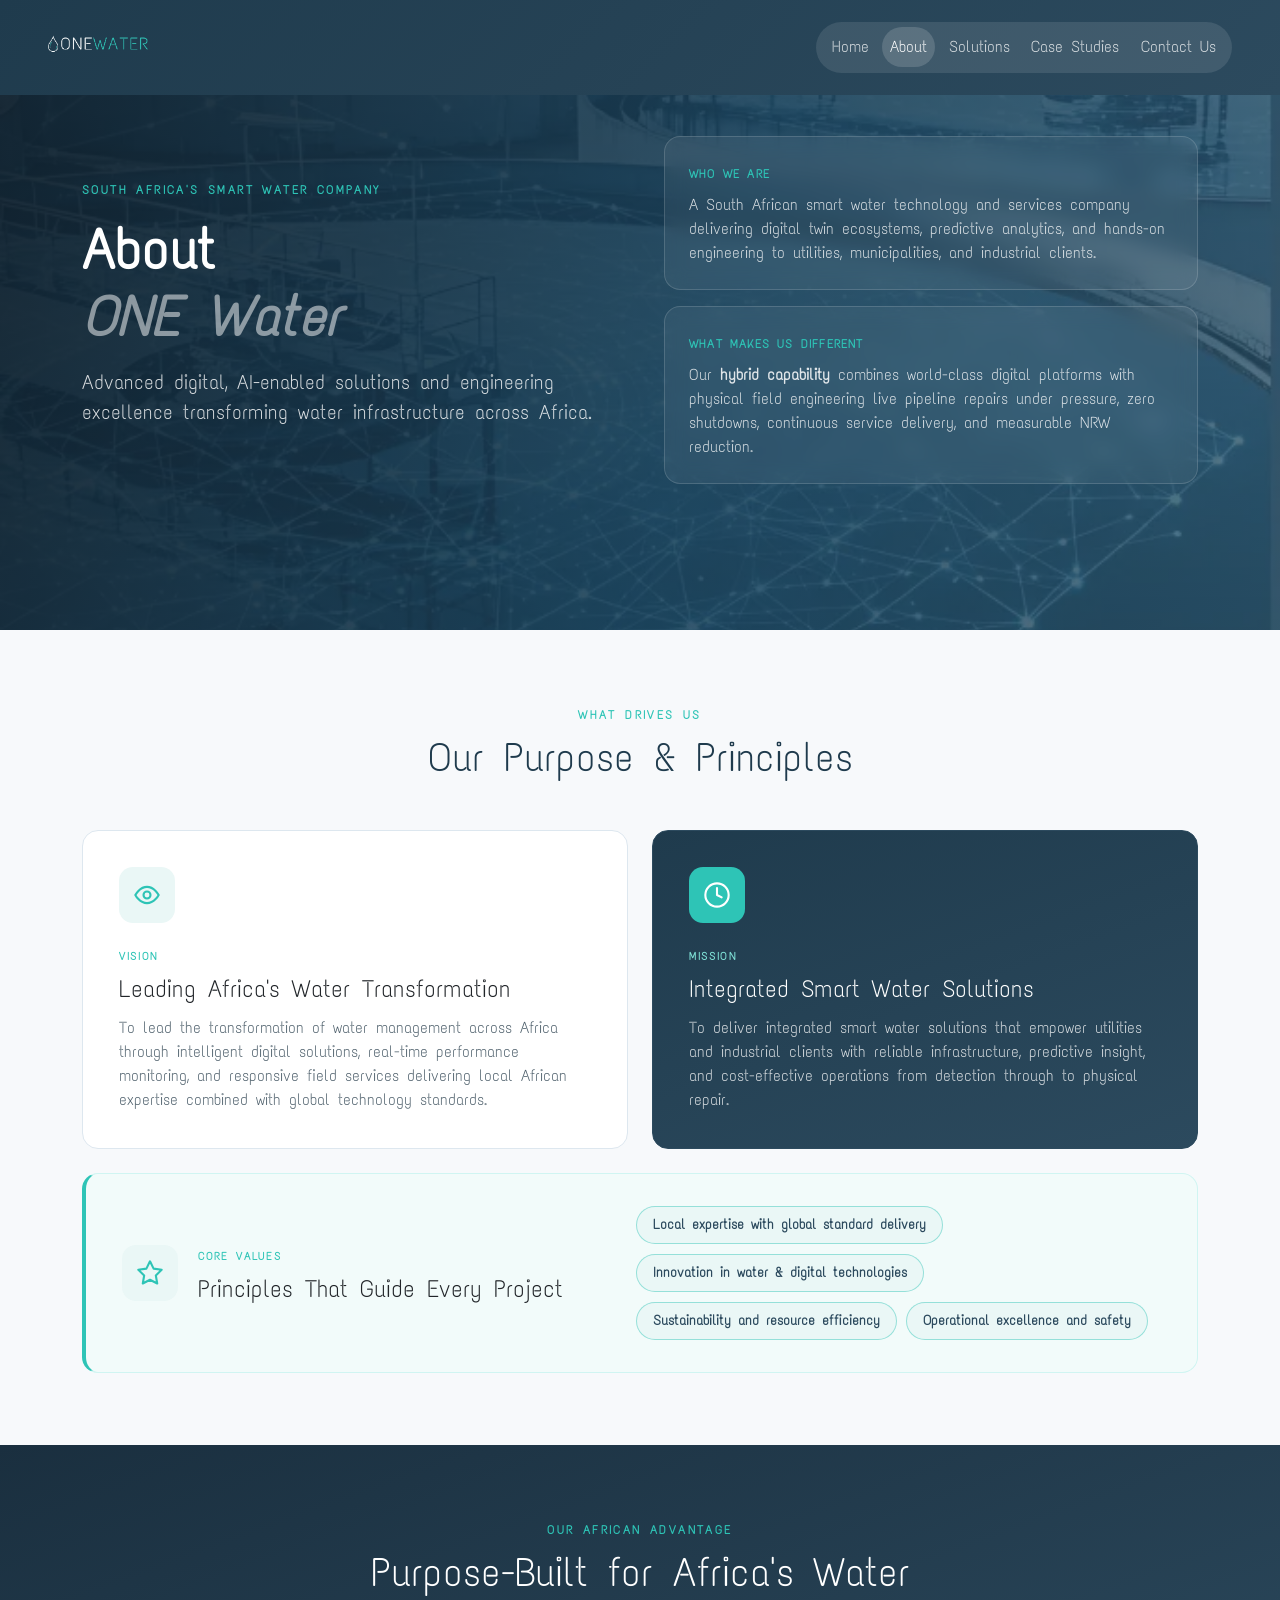
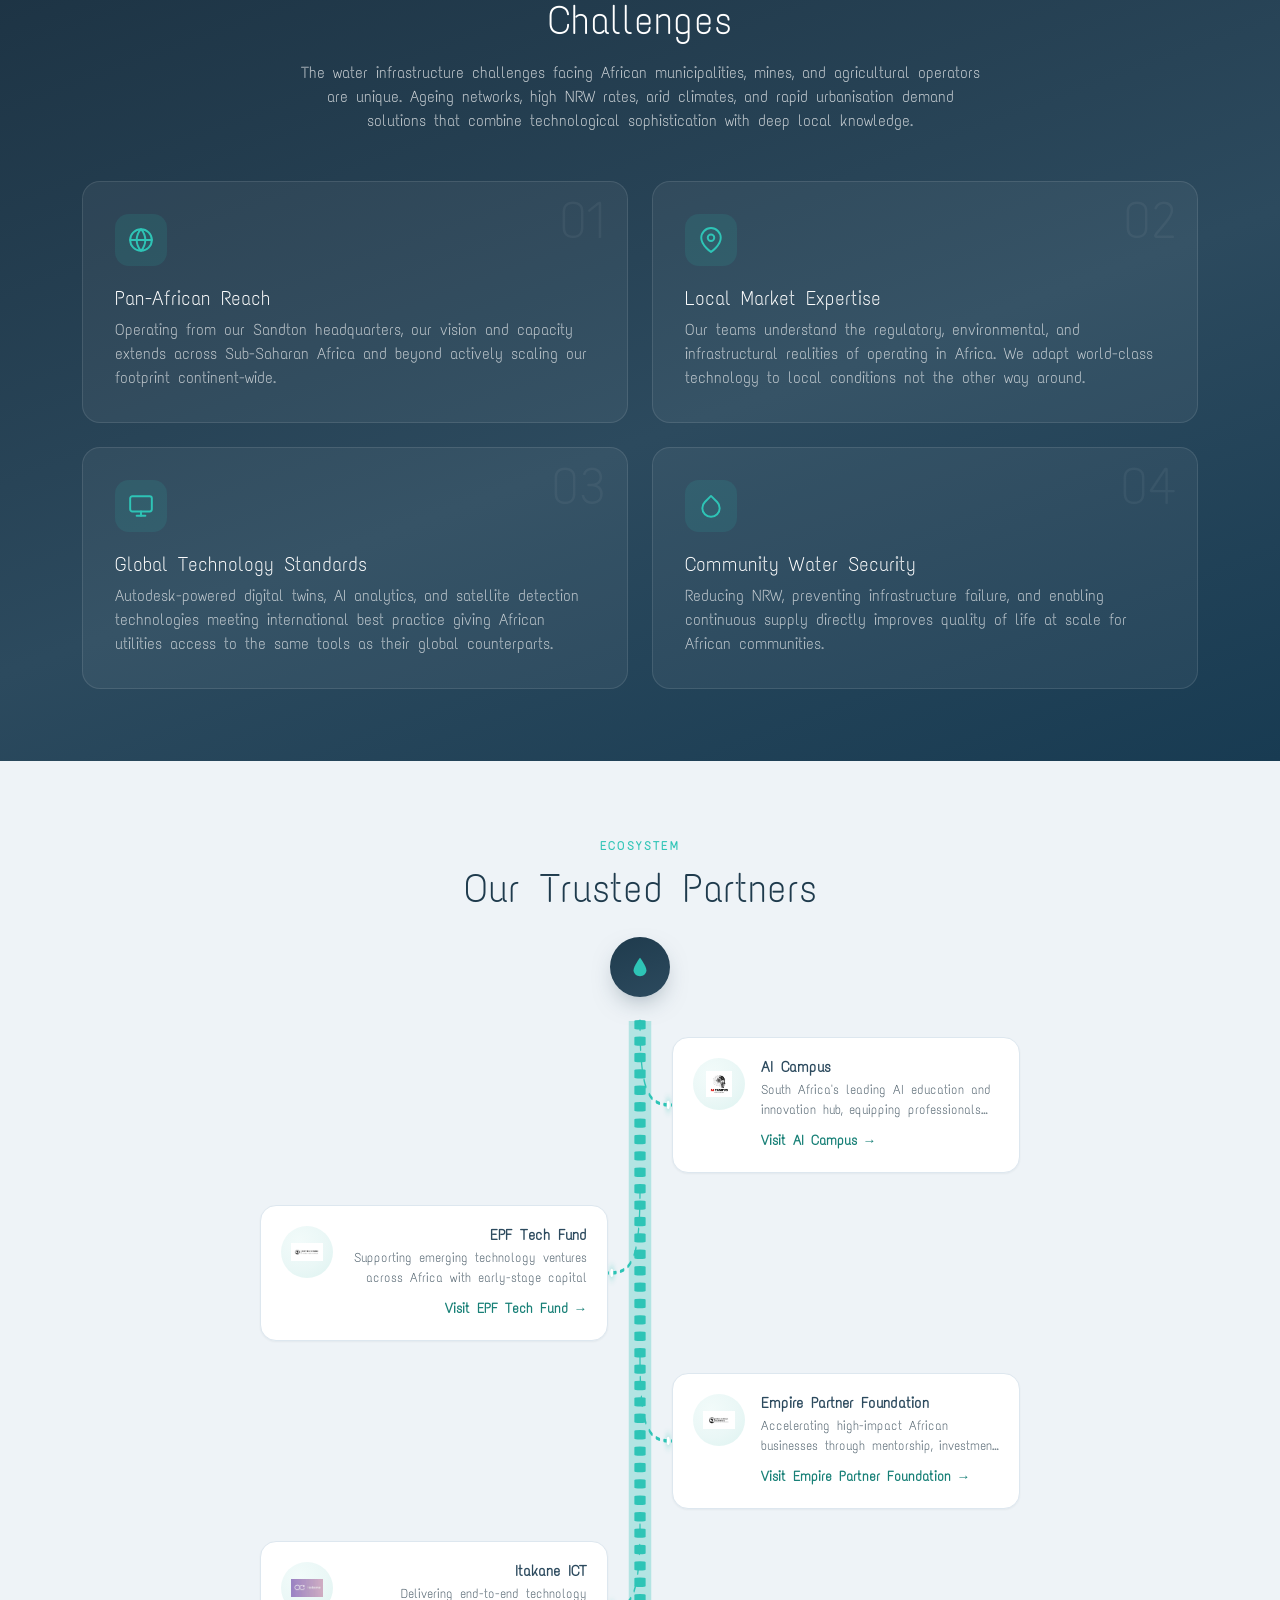
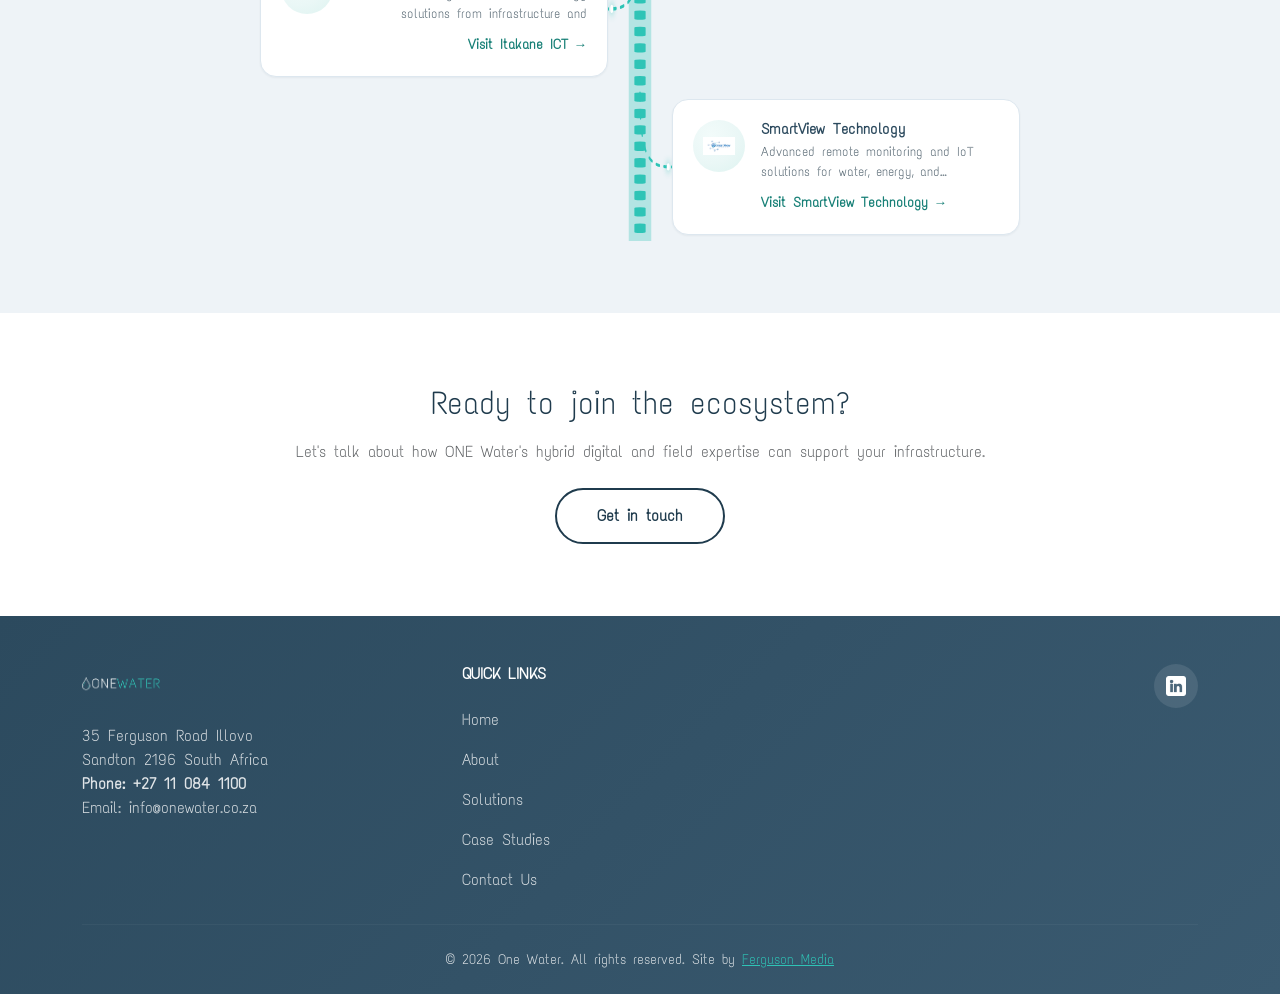
<file: about.html>
<!DOCTYPE html>
<html lang="en">
<head>
    <!-- Google tag (gtag.js) -->
    <script async src="https://www.googletagmanager.com/gtag/js?id=G-GQSZGBQEKZ"></script>
    <script>
      window.dataLayer = window.dataLayer || [];
      function gtag(){dataLayer.push(arguments);}
      gtag('js', new Date());

      gtag('config', 'G-GQSZGBQEKZ');
    </script>

    <meta charset="UTF-8" />
    <meta name="viewport" content="width=device-width, initial-scale=1.0" />
    <title>About Us | OneWater - South Africa's Smart Water Company</title>
    <meta name="description" content="OneWater is a South African smart water technology and services company delivering digital twin ecosystems, predictive analytics, and engineering to utilities, municipalities, and industrial clients." />
    <link rel="canonical" href="https://onewater.co.za/about.html" />

    <meta property="og:type" content="website" />
    <meta property="og:site_name" content="OneWater" />
    <meta property="og:url" content="https://onewater.co.za/about.html" />
    <meta property="og:title" content="About Us | OneWater - South Africa's Smart Water Company" />
    <meta property="og:description" content="Advanced digital, AI-enabled solutions and engineering excellence transforming water infrastructure across Africa." />
    <meta property="og:image" content="https://onewater.co.za/images/filtered-hero.webp" />
    <meta property="og:locale" content="en_ZA" />

    <meta name="twitter:card" content="summary_large_image" />
    <meta name="twitter:title" content="About Us | OneWater - South Africa's Smart Water Company" />
    <meta name="twitter:description" content="Advanced digital, AI-enabled solutions and engineering excellence transforming water infrastructure across Africa." />
    <meta name="twitter:image" content="https://onewater.co.za/images/filtered-hero.webp" />

    <link rel="icon" href="/favicon.ico" sizes="any" />
    <link rel="icon" type="image/png" href="/images/favicon-32.png" sizes="32x32" />
    <link rel="icon" type="image/png" href="/images/favicon-192.png" sizes="192x192" />
    <link rel="apple-touch-icon" href="/images/favicon-192.png" />

    <link rel="preconnect" href="https://fonts.googleapis.com" />
    <link rel="preconnect" href="https://fonts.gstatic.com" crossorigin />
    <link href="https://fonts.googleapis.com/css2?family=Text+Me+One&family=Cormorant+Garamond:wght@300;400;500;600&family=DM+Sans:wght@300;400;500&display=swap" rel="stylesheet" />
    <link rel="preconnect" href="https://cdn.jsdelivr.net" crossorigin />
    <link href="https://cdn.jsdelivr.net/npm/bootstrap@5.3.3/dist/css/bootstrap.min.css" rel="stylesheet" />
    <link rel="stylesheet" href="css/loader.css" />
    <link rel="stylesheet" href="css/nav-bootstrap.css" />
    <link rel="stylesheet" href="css/file.css" />
</head>
<body>

    <!-- ===== NAVBAR (Bootstrap navbar component) ===== -->
    <nav class="navbar navbar-expand-lg navbar-dark fixed-top ow-navbar" id="main_header">
        <div class="container-fluid px-4 px-lg-5">
            <a class="navbar-brand" href="index.html">
                <img class="ow-brand-logo" src="images/logo.webp" alt="OneWater Logo" />
            </a>
            <button class="navbar-toggler ow-toggler" type="button" data-bs-toggle="offcanvas" data-bs-target="#owMobileMenu" aria-controls="owMobileMenu" aria-expanded="false" aria-label="Toggle navigation">
                <span class="navbar-toggler-icon"></span>
            </button>
            <div class="offcanvas offcanvas-end ow-mobile-menu" tabindex="-1" id="owMobileMenu" aria-labelledby="owMobileMenuLabel">
                <div class="offcanvas-header d-lg-none">
                    <span class="visually-hidden" id="owMobileMenuLabel">Menu</span>
                    <button type="button" class="btn-close btn-close-white ow-menu-close" data-bs-dismiss="offcanvas" data-bs-target="#owMobileMenu" aria-label="Close"></button>
                </div>
                <div class="offcanvas-body justify-content-lg-end">
                    <ul class="navbar-nav ow-nav-pill">
                        <li class="nav-item"><a class="nav-link" href="index.html">Home</a></li>
                        <li class="nav-item"><a class="nav-link active" aria-current="page" href="about.html">About</a></li>
                        <li class="nav-item"><a class="nav-link" href="solutions.html">Solutions</a></li>
                        <li class="nav-item"><a class="nav-link" href="case-studies.html">Case Studies</a></li>
                        <li class="nav-item"><a class="nav-link" href="contact.html">Contact Us</a></li>
                    </ul>
                    <div class="ow-mobile-menu-details d-lg-none">
                        <a href="https://www.google.com/maps/place/35+Ferguson+Rd,+Illovo,+Sandton,+2196/@-26.1240527,28.0442193,17z/data=!3m1!4b1!4m6!3m5!1s0x1e950cc66f12708b:0xdec98442b3339e98!8m2!3d-26.1240527!4d28.0467942!16s%2Fg%2F11c26fxff5!5m1!1e1?entry=ttu&g_ep=EgoyMDI2MDIwMS4wIKXMDSoASAFQAw%3D%3D" class="ow-mobile-menu-line">35 Ferguson Road Illovo, Sandton 2196</a>
                        <a href="tel:+27110841100" class="ow-mobile-menu-line">+27 11 084 1100</a>
                        <a class="ow-mobile-social" href="https://www.linkedin.com/company/one-water-ai/posts/?feedView=all" target="_blank" rel="noopener noreferrer" aria-label="LinkedIn">
                            <img loading="lazy" decoding="async" src="images/linkedin.webp" alt="LinkedIn" width="18" height="18">
                        </a>
                    </div>
                </div>
            </div>
        </div>
    </nav>

    <!-- ===== HERO ===== -->
    <header class="ow-ab-hero text-white">
        <img src="images/filtered-hero.webp" alt="Digital water infrastructure" class="ow-ab-hero-bg" />
        <div class="ow-ab-hero-overlay"></div>
        <div class="container">
            <div class="row g-5 align-items-center">
                <div class="col-lg-6">
                    <span class="ow-ab-eyebrow">South Africa's Smart Water Company</span>
                    <h1 class="display-4 fw-semibold my-3">About<br><em class="text-white-50">ONE Water</em></h1>
                    <p class="lead ow-ab-hero-intro">Advanced digital, AI-enabled solutions and engineering excellence transforming water infrastructure across Africa.</p>
                </div>
                <div class="col-lg-6 d-flex flex-column gap-3">
                    <div class="ow-ab-hero-card">
                        <span class="ow-ab-hero-card-label">Who We Are</span>
                        <p class="ow-ab-hero-card-text mt-2">A South African smart water technology and services company delivering digital twin ecosystems, predictive analytics, and hands-on engineering to utilities, municipalities, and industrial clients.</p>
                    </div>
                    <div class="ow-ab-hero-card">
                        <span class="ow-ab-hero-card-label">What Makes Us Different</span>
                        <p class="ow-ab-hero-card-text mt-2">Our <strong>hybrid capability</strong> combines world-class digital platforms with physical field engineering live pipeline repairs under pressure, zero shutdowns, continuous service delivery, and measurable NRW reduction.</p>
                    </div>
                </div>
            </div>
        </div>
    </header>

    <!-- ===== VISION / MISSION / VALUES ===== -->
    <section class="ow-ab-vmv py-5">
        <div class="container py-4">
            <div class="text-center mx-auto mb-5 ow-mw-640">
                <span class="ow-ab-eyebrow">What Drives Us</span>
                <h2 class="ow-ab-section-title h1 mt-2">Our Purpose &amp; Principles</h2>
            </div>
            <div class="row g-4">
                <div class="col-lg-6">
                    <div class="ow-ab-vmv-card">
                        <div class="ow-ab-vmv-icon">
                            <svg width="28" height="28" viewBox="0 0 24 24" fill="none" stroke="currentColor" stroke-width="1.8" stroke-linecap="round" stroke-linejoin="round">
                                <circle cx="12" cy="12" r="3"/>
                                <path d="M2 12s3.636-7 10-7 10 7 10 7-3.636 7-10 7-10-7-10-7z"/>
                            </svg>
                        </div>
                        <span class="ow-ab-vmv-tag">Vision</span>
                        <h3 class="h4 ow-ab-vmv-title">Leading Africa's Water Transformation</h3>
                        <p class="ow-ab-vmv-body">To lead the transformation of water management across Africa through intelligent digital solutions, real-time performance monitoring, and responsive field services delivering local African expertise combined with global technology standards.</p>
                    </div>
                </div>
                <div class="col-lg-6">
                    <div class="ow-ab-vmv-card ow-ab-vmv-card--accent">
                        <div class="ow-ab-vmv-icon">
                            <svg width="28" height="28" viewBox="0 0 24 24" fill="none" stroke="currentColor" stroke-width="1.8" stroke-linecap="round" stroke-linejoin="round">
                                <circle cx="12" cy="12" r="10"/>
                                <polyline points="12 6 12 12 16 14"/>
                            </svg>
                        </div>
                        <span class="ow-ab-vmv-tag">Mission</span>
                        <h3 class="h4 ow-ab-vmv-title">Integrated Smart Water Solutions</h3>
                        <p class="ow-ab-vmv-body">To deliver integrated smart water solutions that empower utilities and industrial clients with reliable infrastructure, predictive insight, and cost-effective operations from detection through to physical repair.</p>
                    </div>
                </div>
            </div>
            <div class="ow-ab-values-band mt-4">
                <div class="ow-ab-values-band-head">
                    <div class="ow-ab-vmv-icon">
                        <svg width="28" height="28" viewBox="0 0 24 24" fill="none" stroke="currentColor" stroke-width="1.8" stroke-linecap="round" stroke-linejoin="round">
                            <polygon points="12 2 15.09 8.26 22 9.27 17 14.14 18.18 21.02 12 17.77 5.82 21.02 7 14.14 2 9.27 8.91 8.26 12 2"/>
                        </svg>
                    </div>
                    <div class="ow-ab-values-band-head-text">
                        <span class="ow-ab-vmv-tag">Core Values</span>
                        <h3 class="h4 ow-ab-vmv-title mb-0">Principles That Guide Every Project</h3>
                    </div>
                </div>
                <ul class="ow-ab-vmv-list ow-ab-values-band-list">
                    <li>Local expertise with global standard delivery</li>
                    <li>Innovation in water &amp; digital technologies</li>
                    <li>Sustainability and resource efficiency</li>
                    <li>Operational excellence and safety</li>
                </ul>
            </div>
        </div>
    </section>

    <!-- ===== AFRICAN ADVANTAGE ===== -->
    <section class="ow-ab-africa py-5">
        <div class="container py-4">
            <div class="text-center mx-auto mb-5 ow-mw-680">
                <span class="ow-ab-eyebrow">Our African Advantage</span>
                <h2 class="ow-ab-section-title ow-ab-section-title--light h1 mt-2">Purpose-Built for Africa's Water Challenges</h2>
                <p class="ow-ab-section-sub mt-3">The water infrastructure challenges facing African municipalities, mines, and agricultural operators are unique. Ageing networks, high NRW rates, arid climates, and rapid urbanisation demand solutions that combine technological sophistication with deep local knowledge.</p>
            </div>
            <div class="row g-4">
                <div class="col-md-6">
                    <div class="ow-ab-africa-card">
                        <span class="ow-ab-africa-num">01</span>
                        <div class="ow-ab-africa-icon">
                            <svg width="26" height="26" viewBox="0 0 24 24" fill="none" stroke="currentColor" stroke-width="1.8" stroke-linecap="round" stroke-linejoin="round">
                                <circle cx="12" cy="12" r="10"/>
                                <line x1="2" y1="12" x2="22" y2="12"/>
                                <path d="M12 2a15.3 15.3 0 0 1 4 10 15.3 15.3 0 0 1-4 10 15.3 15.3 0 0 1-4-10 15.3 15.3 0 0 1 4-10z"/>
                            </svg>
                        </div>
                        <h3 class="h5 ow-ab-africa-card-title">Pan-African Reach</h3>
                        <p class="ow-ab-africa-card-text">Operating from our Sandton headquarters, our vision and capacity extends across Sub-Saharan Africa and beyond actively scaling our footprint continent-wide.</p>
                    </div>
                </div>
                <div class="col-md-6">
                    <div class="ow-ab-africa-card">
                        <span class="ow-ab-africa-num">02</span>
                        <div class="ow-ab-africa-icon">
                            <svg width="26" height="26" viewBox="0 0 24 24" fill="none" stroke="currentColor" stroke-width="1.8" stroke-linecap="round" stroke-linejoin="round">
                                <path d="M21 10c0 7-9 13-9 13s-9-6-9-13a9 9 0 0 1 18 0z"/>
                                <circle cx="12" cy="10" r="3"/>
                            </svg>
                        </div>
                        <h3 class="h5 ow-ab-africa-card-title">Local Market Expertise</h3>
                        <p class="ow-ab-africa-card-text">Our teams understand the regulatory, environmental, and infrastructural realities of operating in Africa. We adapt world-class technology to local conditions not the other way around.</p>
                    </div>
                </div>
                <div class="col-md-6">
                    <div class="ow-ab-africa-card">
                        <span class="ow-ab-africa-num">03</span>
                        <div class="ow-ab-africa-icon">
                            <svg width="26" height="26" viewBox="0 0 24 24" fill="none" stroke="currentColor" stroke-width="1.8" stroke-linecap="round" stroke-linejoin="round">
                                <rect x="2" y="3" width="20" height="14" rx="2"/>
                                <line x1="8" y1="21" x2="16" y2="21"/>
                                <line x1="12" y1="17" x2="12" y2="21"/>
                            </svg>
                        </div>
                        <h3 class="h5 ow-ab-africa-card-title">Global Technology Standards</h3>
                        <p class="ow-ab-africa-card-text">Autodesk-powered digital twins, AI analytics, and satellite detection technologies meeting international best practice giving African utilities access to the same tools as their global counterparts.</p>
                    </div>
                </div>
                <div class="col-md-6">
                    <div class="ow-ab-africa-card">
                        <span class="ow-ab-africa-num">04</span>
                        <div class="ow-ab-africa-icon">
                            <svg width="26" height="26" viewBox="0 0 24 24" fill="none" stroke="currentColor" stroke-width="1.8" stroke-linecap="round" stroke-linejoin="round">
                                <path d="M12 2.69l5.66 5.66a8 8 0 1 1-11.31 0z"/>
                            </svg>
                        </div>
                        <h3 class="h5 ow-ab-africa-card-title">Community Water Security</h3>
                        <p class="ow-ab-africa-card-text">Reducing NRW, preventing infrastructure failure, and enabling continuous supply directly improves quality of life at scale for African communities.</p>
                    </div>
                </div>
            </div>
        </div>
    </section>

    <!-- ===== PARTNERS ===== -->
    <section class="ow-ab-partners py-5">
        <div class="container py-4">
            <div class="text-center mx-auto mb-4 ow-mw-640">
                <span class="ow-ab-eyebrow">Ecosystem</span>
                <h2 class="ow-ab-section-title h1 mt-2">Our Trusted Partners</h2>
            </div>
            <div class="ow-ab-flow">
                <div class="ow-ab-flow-source reveal-up" role="img" aria-label="ONE Water">
                    <div class="ow-ab-flow-source-badge">
                        <svg width="22" height="22" viewBox="0 0 24 24" fill="currentColor" aria-hidden="true"><path d="M12 2C12 2 5 11 5 15.5C5 19.09 8.13 22 12 22C15.87 22 19 19.09 19 15.5C19 11 12 2 12 2Z"/></svg>
                    </div>
                </div>
                <div class="ow-ab-flow-rows">
                    <svg class="ow-ab-flow-spine-svg" viewBox="0 0 4 1000" preserveAspectRatio="none" aria-hidden="true">
                        <line class="ow-ab-flow-spine-glow" x1="2" y1="0" x2="2" y2="1000" />
                        <line class="ow-ab-flow-spine-core" x1="2" y1="0" x2="2" y2="1000" />
                    </svg>
                    <span class="ow-ab-flow-particle" style="--delay: 0s; --dur: 4.6s; --size: 5px;" aria-hidden="true"></span>
                    <span class="ow-ab-flow-particle" style="--delay: 1.9s; --dur: 6.2s; --size: 7px;" aria-hidden="true"></span>
                    <span class="ow-ab-flow-particle" style="--delay: 3.6s; --dur: 5.4s; --size: 4px;" aria-hidden="true"></span>
                    <div class="ow-ab-flow-row ow-ab-flow-row--right">
                        <div></div>
                        <div class="ow-ab-flow-gutter">
                            <svg viewBox="0 0 100 100" preserveAspectRatio="none" aria-hidden="true">
                                <path id="ow-branch-1" class="ow-ab-flow-branch" d="M50,0 C50,45 65,50 100,50"/>
                                <circle class="ow-ab-flow-branch-dot" r="2.4"><animateMotion dur="2s" repeatCount="indefinite"><mpath href="#ow-branch-1"/></animateMotion></circle>
                            </svg>
                        </div>
                        <div class="ow-ab-flow-card ow-ab-flow-card--right reveal-right">
                            <div class="ow-ab-flow-badge">
                                <img loading="lazy" decoding="async" src="images/AI.webp" alt="AI Campus" />
                            </div>
                            <div class="ow-ab-flow-text">
                                <h3 class="ow-ab-flow-name">AI Campus</h3>
                                <p class="ow-ab-flow-desc">South Africa's leading AI education and innovation hub, equipping professionals with practical AI skills.</p>
                                <a class="ow-ab-partner-link" href="https://aicampus.co.za/" target="_blank" rel="noopener noreferrer">Visit AI Campus <span class="ow-ab-partner-link-arrow">&rarr;</span></a>
                            </div>
                        </div>
                    </div>
                    <div class="ow-ab-flow-row ow-ab-flow-row--left">
                        <div class="ow-ab-flow-card ow-ab-flow-card--left reveal-left">
                            <div class="ow-ab-flow-text">
                                <h3 class="ow-ab-flow-name">EPF Tech Fund</h3>
                                <p class="ow-ab-flow-desc">Supporting emerging technology ventures across Africa with early-stage capital and strategic resources.</p>
                                <a class="ow-ab-partner-link" href="https://epftechfund.org/" target="_blank" rel="noopener noreferrer">Visit EPF Tech Fund <span class="ow-ab-partner-link-arrow">&rarr;</span></a>
                            </div>
                            <div class="ow-ab-flow-badge">
                                <img loading="lazy" decoding="async" src="images/epf.webp" alt="EPF Tech Fund" />
                            </div>
                        </div>
                        <div class="ow-ab-flow-gutter">
                            <svg viewBox="0 0 100 100" preserveAspectRatio="none" aria-hidden="true">
                                <path id="ow-branch-2" class="ow-ab-flow-branch" d="M50,0 C50,45 35,50 0,50"/>
                                <circle class="ow-ab-flow-branch-dot" r="2.4"><animateMotion dur="2s" repeatCount="indefinite"><mpath href="#ow-branch-2"/></animateMotion></circle>
                            </svg>
                        </div>
                        <div></div>
                    </div>
                    <div class="ow-ab-flow-row ow-ab-flow-row--right">
                        <div></div>
                        <div class="ow-ab-flow-gutter">
                            <svg viewBox="0 0 100 100" preserveAspectRatio="none" aria-hidden="true">
                                <path id="ow-branch-3" class="ow-ab-flow-branch" d="M50,0 C50,45 65,50 100,50"/>
                                <circle class="ow-ab-flow-branch-dot" r="2.4"><animateMotion dur="2s" repeatCount="indefinite"><mpath href="#ow-branch-3"/></animateMotion></circle>
                            </svg>
                        </div>
                        <div class="ow-ab-flow-card ow-ab-flow-card--right reveal-right">
                            <div class="ow-ab-flow-badge">
                                <img loading="lazy" decoding="async" src="images/empire.webp" alt="Empire Partner Foundation" />
                            </div>
                            <div class="ow-ab-flow-text">
                                <h3 class="ow-ab-flow-name">Empire Partner Foundation</h3>
                                <p class="ow-ab-flow-desc">Accelerating high-impact African businesses through mentorship, investment networks, and partnerships.</p>
                                <a class="ow-ab-partner-link" href="https://empirepartnerfoundation.org/" target="_blank" rel="noopener noreferrer">Visit Empire Partner Foundation <span class="ow-ab-partner-link-arrow">&rarr;</span></a>
                            </div>
                        </div>
                    </div>
                    <div class="ow-ab-flow-row ow-ab-flow-row--left">
                        <div class="ow-ab-flow-card ow-ab-flow-card--left reveal-left">
                            <div class="ow-ab-flow-text">
                                <h3 class="ow-ab-flow-name">Itakane ICT</h3>
                                <p class="ow-ab-flow-desc">Delivering end-to-end technology solutions from infrastructure and connectivity to managed services.</p>
                                <a class="ow-ab-partner-link" href="https://itakaneict.com/" target="_blank" rel="noopener noreferrer">Visit Itakane ICT <span class="ow-ab-partner-link-arrow">&rarr;</span></a>
                            </div>
                            <div class="ow-ab-flow-badge">
                                <img loading="lazy" decoding="async" src="images/ITAKANE.webp" alt="Itakane ICT" />
                            </div>
                        </div>
                        <div class="ow-ab-flow-gutter">
                            <svg viewBox="0 0 100 100" preserveAspectRatio="none" aria-hidden="true">
                                <path id="ow-branch-4" class="ow-ab-flow-branch" d="M50,0 C50,45 35,50 0,50"/>
                                <circle class="ow-ab-flow-branch-dot" r="2.4"><animateMotion dur="2s" repeatCount="indefinite"><mpath href="#ow-branch-4"/></animateMotion></circle>
                            </svg>
                        </div>
                        <div></div>
                    </div>
                    <div class="ow-ab-flow-row ow-ab-flow-row--right ow-ab-flow-row--last">
                        <div></div>
                        <div class="ow-ab-flow-gutter">
                            <svg viewBox="0 0 100 100" preserveAspectRatio="none" aria-hidden="true">
                                <path id="ow-branch-5" class="ow-ab-flow-branch" d="M50,0 C50,45 65,50 100,50"/>
                                <circle class="ow-ab-flow-branch-dot" r="2.4"><animateMotion dur="2s" repeatCount="indefinite"><mpath href="#ow-branch-5"/></animateMotion></circle>
                            </svg>
                        </div>
                        <div class="ow-ab-flow-card ow-ab-flow-card--right reveal-right">
                            <div class="ow-ab-flow-badge">
                                <img loading="lazy" decoding="async" src="images/smartview.webp" alt="SmartView Technology" />
                            </div>
                            <div class="ow-ab-flow-text">
                                <h3 class="ow-ab-flow-name">SmartView Technology</h3>
                                <p class="ow-ab-flow-desc">Advanced remote monitoring and IoT solutions for water, energy, and environmental infrastructure.</p>
                                <a class="ow-ab-partner-link" href="https://www.smartviewtechnology.co.za/" target="_blank" rel="noopener noreferrer">Visit SmartView Technology <span class="ow-ab-partner-link-arrow">&rarr;</span></a>
                            </div>
                        </div>
                    </div>
                </div>
            </div>
        </div>
    </section>

    <!-- ===== CTA ===== -->
    <section class="py-5 ow-page-cta text-center">
        <div class="container py-4">
            <h2 class="ow-page-cta-title mb-3">Ready to join the ecosystem?</h2>
            <p class="text-muted mb-4">Let's talk about how ONE Water's hybrid digital and field expertise can support your infrastructure.</p>
            <a href="contact.html" class="btn ow-page-cta-btn">Get in touch</a>
        </div>
    </section>

    <!-- ===== FOOTER ===== -->
    <footer class="ow-footer text-white pt-5 pb-4">
        <div class="container">
            <div class="row gy-4">
                <div class="col-md-4">
                    <a href="index.html" aria-label="OneWater Home">
                        <img loading="lazy" decoding="async" src="images/logo.webp" alt="OneWater" class="ow-footer-logo mb-3">
                    </a>
                    <p class="ow-footer-text">
                        35 Ferguson Road Illovo<br>
                        Sandton 2196 South Africa<br>
                        <strong>Phone: +27 11 084 1100</strong><br>
                        Email: info@onewater.co.za
                    </p>
                </div>
                <div class="col-md-4">
                    <h3 class="h6 text-uppercase fw-bold mb-3">Quick Links</h3>
                    <nav class="nav flex-column">
                        <a class="nav-link ow-footer-link px-0" href="index.html">Home</a>
                        <a class="nav-link ow-footer-link px-0" href="about.html">About</a>
                        <a class="nav-link ow-footer-link px-0" href="solutions.html">Solutions</a>
                        <a class="nav-link ow-footer-link px-0" href="case-studies.html">Case Studies</a>
                        <a class="nav-link ow-footer-link px-0" href="contact.html">Contact Us</a>
                    </nav>
                </div>
                <div class="col-md-4 text-md-end">
                    <a class="d-inline-flex align-items-center justify-content-center ow-social-icon" href="https://www.linkedin.com/company/one-water-ai/posts/?feedView=all" target="_blank" rel="noopener noreferrer" aria-label="LinkedIn">
                        <img loading="lazy" decoding="async" src="images/linkedin.webp" alt="LinkedIn" width="20" height="20">
                    </a>
                </div>
            </div>
            <hr class="ow-footer-divider my-4" />
            <p class="text-center small ow-footer-text mb-0">&copy; 2026 One Water. All rights reserved. Site by <a href="https://fergusonmedia.co.za" target="_blank" rel="noopener noreferrer" class="ow-credit-link">Ferguson Media</a></p>
        </div>
    </footer>

    <script src="https://cdn.jsdelivr.net/npm/bootstrap@5.3.3/dist/js/bootstrap.bundle.min.js"></script>
    <script src="js/loader.js"></script>
    <script src="js/nav-bootstrap.js"></script>
    <script src="js/file.js"></script>
</body>
</html>
</file>
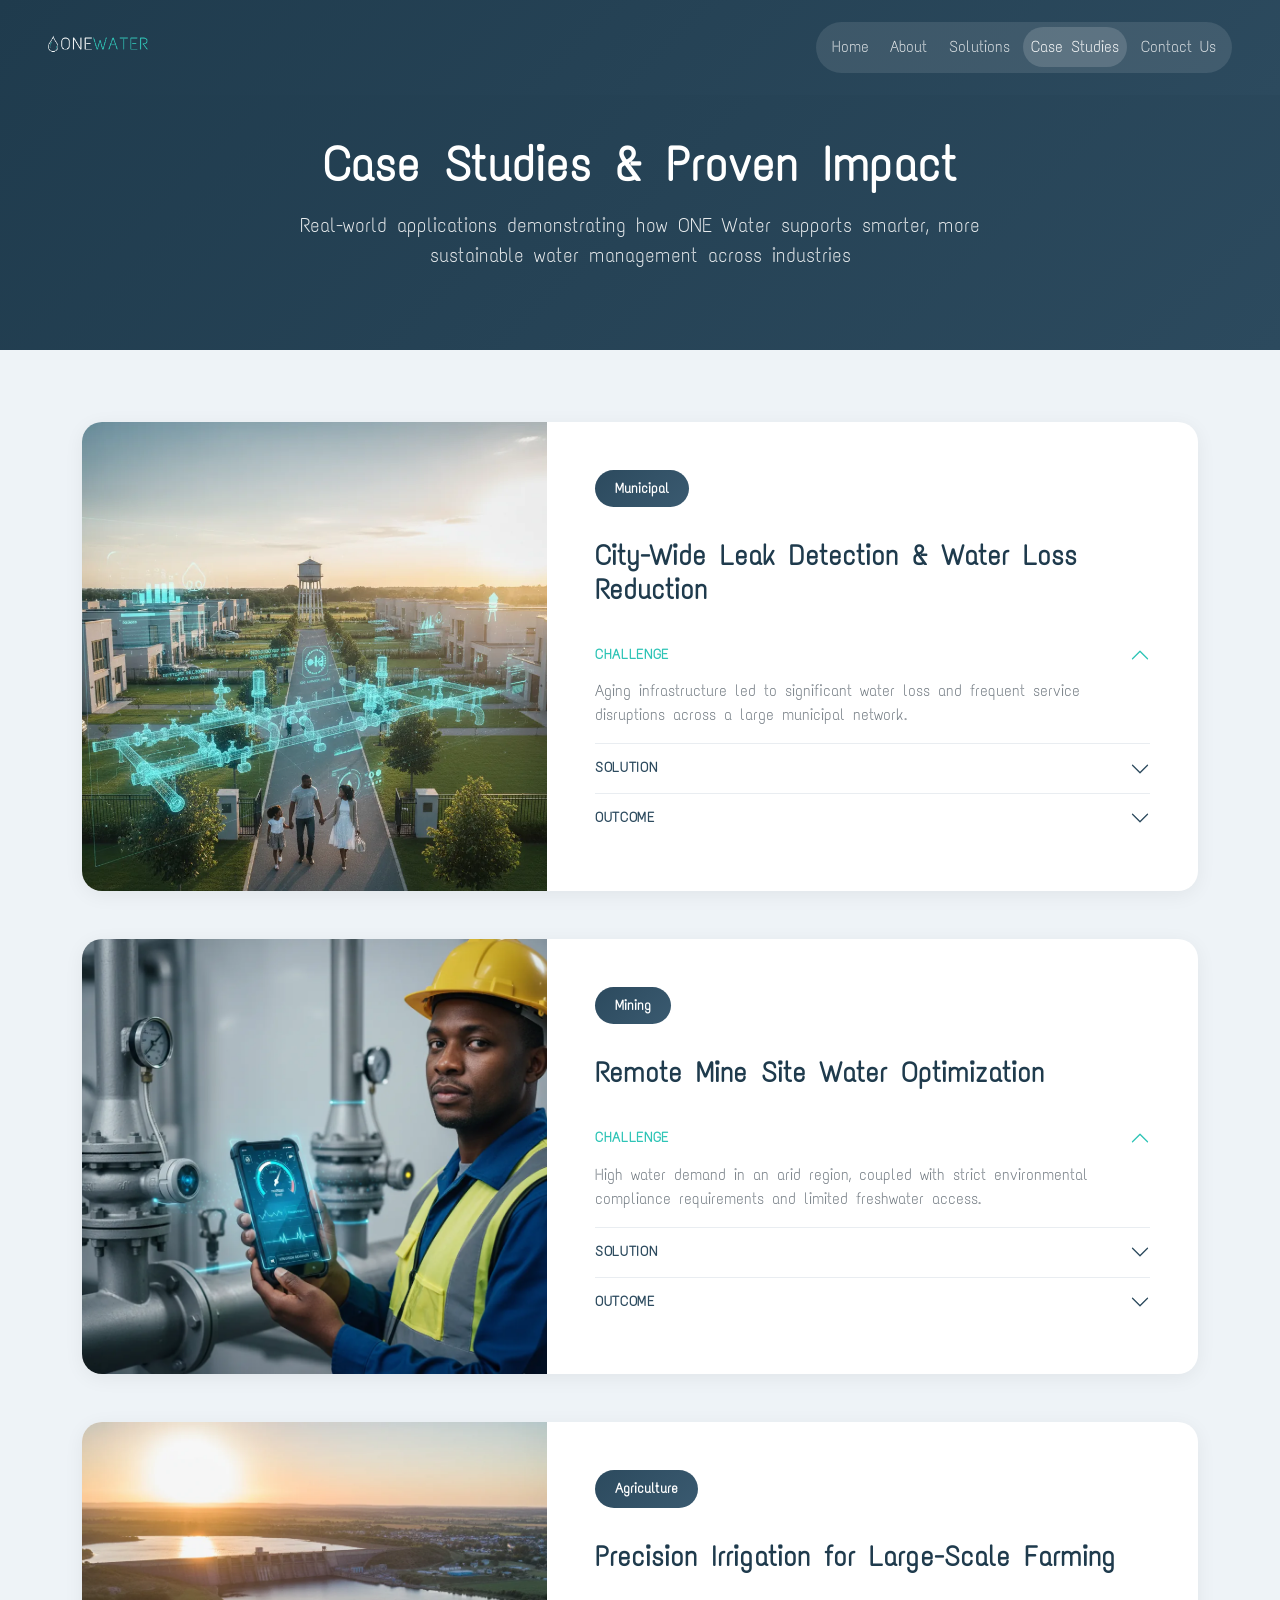
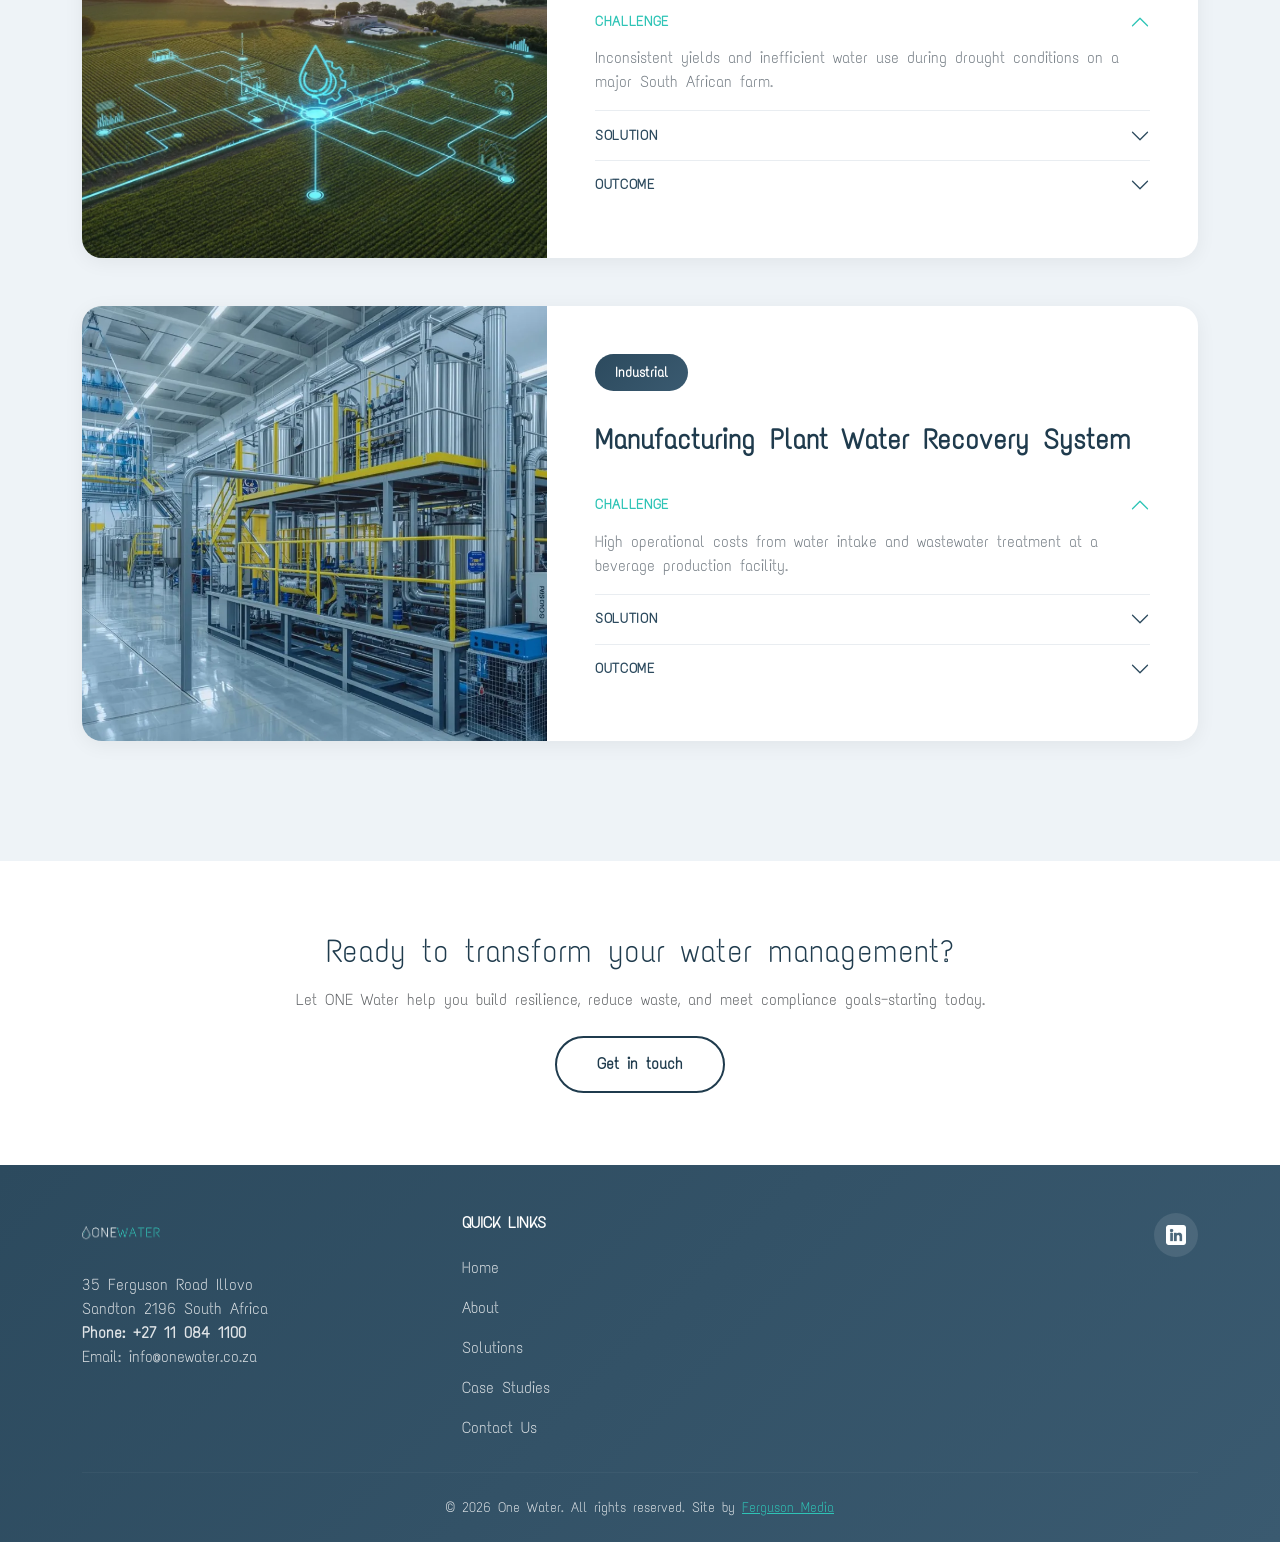
<file: case-studies.html>
<!DOCTYPE html>
<html lang="en">
<head>
    <!-- Google tag (gtag.js) -->
    <script async src="https://www.googletagmanager.com/gtag/js?id=G-GQSZGBQEKZ"></script>
    <script>
      window.dataLayer = window.dataLayer || [];
      function gtag(){dataLayer.push(arguments);}
      gtag('js', new Date());

      gtag('config', 'G-GQSZGBQEKZ');
    </script>

    <meta charset="UTF-8" />
    <meta name="viewport" content="width=device-width, initial-scale=1.0" />
    <title>Case Studies | Proven Water Management Impact | OneWater</title>
    <meta name="description" content="Real-world case studies showing how OneWater supports smarter, more sustainable water management across industries in South Africa and Africa." />
    <link rel="canonical" href="https://onewater.co.za/case-studies.html" />

    <meta property="og:type" content="website" />
    <meta property="og:site_name" content="OneWater" />
    <meta property="og:url" content="https://onewater.co.za/case-studies.html" />
    <meta property="og:title" content="Case Studies | Proven Water Management Impact | OneWater" />
    <meta property="og:description" content="Real-world applications demonstrating how ONE Water supports smarter, more sustainable water management across industries." />
    <meta property="og:image" content="https://onewater.co.za/images/hero.webp" />
    <meta property="og:locale" content="en_ZA" />

    <meta name="twitter:card" content="summary_large_image" />
    <meta name="twitter:title" content="Case Studies | Proven Water Management Impact | OneWater" />
    <meta name="twitter:description" content="Real-world applications demonstrating how ONE Water supports smarter, more sustainable water management across industries." />
    <meta name="twitter:image" content="https://onewater.co.za/images/hero.webp" />

    <link rel="icon" href="/favicon.ico" sizes="any" />
    <link rel="icon" type="image/png" href="/images/favicon-32.png" sizes="32x32" />
    <link rel="icon" type="image/png" href="/images/favicon-192.png" sizes="192x192" />
    <link rel="apple-touch-icon" href="/images/favicon-192.png" />

    <link rel="preconnect" href="https://fonts.googleapis.com" />
    <link rel="preconnect" href="https://fonts.gstatic.com" crossorigin />
    <link href="https://fonts.googleapis.com/css2?family=Text+Me+One&family=Cormorant+Garamond:wght@300;400;500;600&family=DM+Sans:wght@300;400;500&display=swap" rel="stylesheet" />
    <link rel="preconnect" href="https://cdn.jsdelivr.net" crossorigin />
    <link href="https://cdn.jsdelivr.net/npm/bootstrap@5.3.3/dist/css/bootstrap.min.css" rel="stylesheet" />
    <link rel="stylesheet" href="css/loader.css" />
    <link rel="stylesheet" href="css/nav-bootstrap.css" />
    <link rel="stylesheet" href="css/file.css" />
</head>
<body>
    <!-- ===== NAVBAR (Bootstrap navbar component) ===== -->
    <nav class="navbar navbar-expand-lg navbar-dark fixed-top ow-navbar" id="main_header">
        <div class="container-fluid px-4 px-lg-5">
            <a class="navbar-brand" href="index.html">
                <img class="ow-brand-logo" src="images/logo.webp" alt="OneWater Logo" />
            </a>
            <button class="navbar-toggler ow-toggler" type="button" data-bs-toggle="offcanvas" data-bs-target="#owMobileMenu" aria-controls="owMobileMenu" aria-expanded="false" aria-label="Toggle navigation">
                <span class="navbar-toggler-icon"></span>
            </button>
            <div class="offcanvas offcanvas-end ow-mobile-menu" tabindex="-1" id="owMobileMenu" aria-labelledby="owMobileMenuLabel">
                <div class="offcanvas-header d-lg-none">
                    <span class="visually-hidden" id="owMobileMenuLabel">Menu</span>
                    <button type="button" class="btn-close btn-close-white ow-menu-close" data-bs-dismiss="offcanvas" data-bs-target="#owMobileMenu" aria-label="Close"></button>
                </div>
                <div class="offcanvas-body justify-content-lg-end">
                    <ul class="navbar-nav ow-nav-pill">
                        <li class="nav-item"><a class="nav-link" href="index.html">Home</a></li>
                        <li class="nav-item"><a class="nav-link" href="about.html">About</a></li>
                        <li class="nav-item"><a class="nav-link" href="solutions.html">Solutions</a></li>
                        <li class="nav-item"><a class="nav-link active" aria-current="page" href="case-studies.html">Case Studies</a></li>
                        <li class="nav-item"><a class="nav-link" href="contact.html">Contact Us</a></li>
                    </ul>
                    <div class="ow-mobile-menu-details d-lg-none">
                        <a href="https://www.google.com/maps/place/35+Ferguson+Rd,+Illovo,+Sandton,+2196/@-26.1240527,28.0442193,17z/data=!3m1!4b1!4m6!3m5!1s0x1e950cc66f12708b:0xdec98442b3339e98!8m2!3d-26.1240527!4d28.0467942!16s%2Fg%2F11c26fxff5!5m1!1e1?entry=ttu&g_ep=EgoyMDI2MDIwMS4wIKXMDSoASAFQAw%3D%3D" class="ow-mobile-menu-line">35 Ferguson Road Illovo, Sandton 2196</a>
                        <a href="tel:+27110841100" class="ow-mobile-menu-line">+27 11 084 1100</a>
                        <a class="ow-mobile-social" href="https://www.linkedin.com/company/one-water-ai/posts/?feedView=all" target="_blank" rel="noopener noreferrer" aria-label="LinkedIn">
                            <img loading="lazy" decoding="async" src="images/linkedin.webp" alt="LinkedIn" width="18" height="18">
                        </a>
                    </div>
                </div>
            </div>
        </div>
    </nav>

    <!-- ===== HERO ===== -->
    <header class="ow-page-hero text-white text-center">
        <div class="container">
            <h1 class="display-5 fw-semibold mb-3">Case Studies &amp; Proven Impact</h1>
            <p class="lead mx-auto ow-page-hero-text ow-mw-720">Real-world applications demonstrating how ONE Water supports smarter, more sustainable water management across industries</p>
        </div>
    </header>

    <!-- ===== CASE STUDIES ===== -->
    <section class="py-5 ow-cs-section">
        <div class="container py-4">

            <!-- Case Study 1: Municipal -->
            <div class="row g-0 ow-cs-card bg-white mb-5">
                <div class="col-lg-5">
                    <img class="ow-cs-img" loading="lazy" decoding="async" src="images/municipal-water-management.webp" alt="Municipal Water Management">
                </div>
                <div class="col-lg-7 p-4 p-lg-5">
                    <span class="ow-cs-badge mb-3">Municipal</span>
                    <h2 class="h3 ow-cs-title mt-3 mb-4">City-Wide Leak Detection &amp; Water Loss Reduction</h2>

                    <div class="accordion ow-cs-accordion" id="csAccordion1">
                        <div class="accordion-item">
                            <h3 class="accordion-header">
                                <button class="accordion-button" type="button" data-bs-toggle="collapse" data-bs-target="#cs1-challenge" aria-expanded="true" aria-controls="cs1-challenge">Challenge</button>
                            </h3>
                            <div id="cs1-challenge" class="accordion-collapse collapse show" data-bs-parent="#csAccordion1">
                                <div class="accordion-body">Aging infrastructure led to significant water loss and frequent service disruptions across a large municipal network.</div>
                            </div>
                        </div>
                        <div class="accordion-item">
                            <h3 class="accordion-header">
                                <button class="accordion-button collapsed" type="button" data-bs-toggle="collapse" data-bs-target="#cs1-solution" aria-expanded="false" aria-controls="cs1-solution">Solution</button>
                            </h3>
                            <div id="cs1-solution" class="accordion-collapse collapse" data-bs-parent="#csAccordion1">
                                <div class="accordion-body">Deployment of real-time pressure monitoring and AI-driven anomaly detection through the ONE Water platform enabled proactive maintenance.</div>
                            </div>
                        </div>
                        <div class="accordion-item">
                            <h3 class="accordion-header">
                                <button class="accordion-button collapsed" type="button" data-bs-toggle="collapse" data-bs-target="#cs1-outcome" aria-expanded="false" aria-controls="cs1-outcome">Outcome</button>
                            </h3>
                            <div id="cs1-outcome" class="accordion-collapse collapse" data-bs-parent="#csAccordion1">
                                <div class="accordion-body">Substantial reduction in non-revenue water and improved service reliability for residents.</div>
                            </div>
                        </div>
                    </div>
                </div>
            </div>

            <!-- Case Study 2: Mining -->
            <div class="row g-0 ow-cs-card bg-white mb-5">
                <div class="col-lg-5">
                    <img class="ow-cs-img" loading="lazy" decoding="async" src="images/mining-water-management.webp" alt="Mining Water Management">
                </div>
                <div class="col-lg-7 p-4 p-lg-5">
                    <span class="ow-cs-badge mb-3">Mining</span>
                    <h2 class="h3 ow-cs-title mt-3 mb-4">Remote Mine Site Water Optimization</h2>

                    <div class="accordion ow-cs-accordion" id="csAccordion2">
                        <div class="accordion-item">
                            <h3 class="accordion-header">
                                <button class="accordion-button" type="button" data-bs-toggle="collapse" data-bs-target="#cs2-challenge" aria-expanded="true" aria-controls="cs2-challenge">Challenge</button>
                            </h3>
                            <div id="cs2-challenge" class="accordion-collapse collapse show" data-bs-parent="#csAccordion2">
                                <div class="accordion-body">High water demand in an arid region, coupled with strict environmental compliance requirements and limited freshwater access.</div>
                            </div>
                        </div>
                        <div class="accordion-item">
                            <h3 class="accordion-header">
                                <button class="accordion-button collapsed" type="button" data-bs-toggle="collapse" data-bs-target="#cs2-solution" aria-expanded="false" aria-controls="cs2-solution">Solution</button>
                            </h3>
                            <div id="cs2-solution" class="accordion-collapse collapse" data-bs-parent="#csAccordion2">
                                <div class="accordion-body">Integrated water recycling controls and automated compliance reporting tailored to South African regulatory standards.</div>
                            </div>
                        </div>
                        <div class="accordion-item">
                            <h3 class="accordion-header">
                                <button class="accordion-button collapsed" type="button" data-bs-toggle="collapse" data-bs-target="#cs2-outcome" aria-expanded="false" aria-controls="cs2-outcome">Outcome</button>
                            </h3>
                            <div id="cs2-outcome" class="accordion-collapse collapse" data-bs-parent="#csAccordion2">
                                <div class="accordion-body">Significantly improved water reuse and consistent adherence to environmental permits.</div>
                            </div>
                        </div>
                    </div>
                </div>
            </div>

            <!-- Case Study 3: Agriculture -->
            <div class="row g-0 ow-cs-card bg-white mb-5">
                <div class="col-lg-5">
                    <img class="ow-cs-img" loading="lazy" decoding="async" src="images/agricultural-water-management.webp" alt="Agricultural Water Management">
                </div>
                <div class="col-lg-7 p-4 p-lg-5">
                    <span class="ow-cs-badge mb-3">Agriculture</span>
                    <h2 class="h3 ow-cs-title mt-3 mb-4">Precision Irrigation for Large-Scale Farming</h2>

                    <div class="accordion ow-cs-accordion" id="csAccordion3">
                        <div class="accordion-item">
                            <h3 class="accordion-header">
                                <button class="accordion-button" type="button" data-bs-toggle="collapse" data-bs-target="#cs3-challenge" aria-expanded="true" aria-controls="cs3-challenge">Challenge</button>
                            </h3>
                            <div id="cs3-challenge" class="accordion-collapse collapse show" data-bs-parent="#csAccordion3">
                                <div class="accordion-body">Inconsistent yields and inefficient water use during drought conditions on a major South African farm.</div>
                            </div>
                        </div>
                        <div class="accordion-item">
                            <h3 class="accordion-header">
                                <button class="accordion-button collapsed" type="button" data-bs-toggle="collapse" data-bs-target="#cs3-solution" aria-expanded="false" aria-controls="cs3-solution">Solution</button>
                            </h3>
                            <div id="cs3-solution" class="accordion-collapse collapse" data-bs-parent="#csAccordion3">
                                <div class="accordion-body">Implementation of soil moisture sensors and weather-responsive irrigation scheduling via ONE Water analytics.</div>
                            </div>
                        </div>
                        <div class="accordion-item">
                            <h3 class="accordion-header">
                                <button class="accordion-button collapsed" type="button" data-bs-toggle="collapse" data-bs-target="#cs3-outcome" aria-expanded="false" aria-controls="cs3-outcome">Outcome</button>
                            </h3>
                            <div id="cs3-outcome" class="accordion-collapse collapse" data-bs-parent="#csAccordion3">
                                <div class="accordion-body">Better crop performance with significantly reduced water consumption across all growing zones.</div>
                            </div>
                        </div>
                    </div>
                </div>
            </div>

            <!-- Case Study 4: Industrial -->
            <div class="row g-0 ow-cs-card bg-white mb-5">
                <div class="col-lg-5">
                    <img class="ow-cs-img" loading="lazy" decoding="async" src="images/industrial.webp" alt="Industrial Water Management">
                </div>
                <div class="col-lg-7 p-4 p-lg-5">
                    <span class="ow-cs-badge mb-3">Industrial</span>
                    <h2 class="h3 ow-cs-title mt-3 mb-4">Manufacturing Plant Water Recovery System</h2>

                    <div class="accordion ow-cs-accordion" id="csAccordion4">
                        <div class="accordion-item">
                            <h3 class="accordion-header">
                                <button class="accordion-button" type="button" data-bs-toggle="collapse" data-bs-target="#cs4-challenge" aria-expanded="true" aria-controls="cs4-challenge">Challenge</button>
                            </h3>
                            <div id="cs4-challenge" class="accordion-collapse collapse show" data-bs-parent="#csAccordion4">
                                <div class="accordion-body">High operational costs from water intake and wastewater treatment at a beverage production facility.</div>
                            </div>
                        </div>
                        <div class="accordion-item">
                            <h3 class="accordion-header">
                                <button class="accordion-button collapsed" type="button" data-bs-toggle="collapse" data-bs-target="#cs4-solution" aria-expanded="false" aria-controls="cs4-solution">Solution</button>
                            </h3>
                            <div id="cs4-solution" class="accordion-collapse collapse" data-bs-parent="#csAccordion4">
                                <div class="accordion-body">Automated water quality tracking and process water reuse protocols integrated into daily operations.</div>
                            </div>
                        </div>
                        <div class="accordion-item">
                            <h3 class="accordion-header">
                                <button class="accordion-button collapsed" type="button" data-bs-toggle="collapse" data-bs-target="#cs4-outcome" aria-expanded="false" aria-controls="cs4-outcome">Outcome</button>
                            </h3>
                            <div id="cs4-outcome" class="accordion-collapse collapse" data-bs-parent="#csAccordion4">
                                <div class="accordion-body">Lower freshwater dependency, reduced treatment expenses, and stronger sustainability reporting for stakeholders.</div>
                            </div>
                        </div>
                    </div>
                </div>
            </div>

        </div>
    </section>

    <!-- ===== CTA ===== -->
    <section class="py-5 ow-page-cta text-center">
        <div class="container py-4">
            <h2 class="ow-page-cta-title mb-3">Ready to transform your water management?</h2>
            <p class="text-muted mb-4">Let ONE Water help you build resilience, reduce waste, and meet compliance goals&mdash;starting today.</p>
            <a href="contact.html" class="btn ow-page-cta-btn">Get in touch</a>
        </div>
    </section>

    <!-- ===== FOOTER ===== -->
    <footer class="ow-footer text-white pt-5 pb-4">
        <div class="container">
            <div class="row gy-4">
                <div class="col-md-4">
                    <a href="index.html" aria-label="OneWater Home">
                        <img loading="lazy" decoding="async" src="images/logo.webp" alt="OneWater" class="ow-footer-logo mb-3">
                    </a>
                    <p class="ow-footer-text">
                        35 Ferguson Road Illovo<br>
                        Sandton 2196 South Africa<br>
                        <strong>Phone: +27 11 084 1100</strong><br>
                        Email: info@onewater.co.za
                    </p>
                </div>
                <div class="col-md-4">
                    <h3 class="h6 text-uppercase fw-bold mb-3">Quick Links</h3>
                    <nav class="nav flex-column">
                        <a class="nav-link ow-footer-link px-0" href="index.html">Home</a>
                        <a class="nav-link ow-footer-link px-0" href="about.html">About</a>
                        <a class="nav-link ow-footer-link px-0" href="solutions.html">Solutions</a>
                        <a class="nav-link ow-footer-link px-0" href="case-studies.html">Case Studies</a>
                        <a class="nav-link ow-footer-link px-0" href="contact.html">Contact Us</a>
                    </nav>
                </div>
                <div class="col-md-4 text-md-end">
                    <a class="d-inline-flex align-items-center justify-content-center ow-social-icon" href="https://www.linkedin.com/company/one-water-ai/posts/?feedView=all" target="_blank" rel="noopener noreferrer" aria-label="LinkedIn">
                        <img loading="lazy" decoding="async" src="images/linkedin.webp" alt="LinkedIn" width="20" height="20">
                    </a>
                </div>
            </div>
            <hr class="ow-footer-divider my-4" />
            <p class="text-center small ow-footer-text mb-0">&copy; 2026 One Water. All rights reserved. Site by <a href="https://fergusonmedia.co.za" target="_blank" rel="noopener noreferrer" class="ow-credit-link">Ferguson Media</a></p>
        </div>
    </footer>

    <script src="https://cdn.jsdelivr.net/npm/bootstrap@5.3.3/dist/js/bootstrap.bundle.min.js"></script>
    <script src="js/loader.js"></script>
    <script src="js/nav-bootstrap.js"></script>
    <script src="js/file.js"></script>
</body>
</html>
</file>
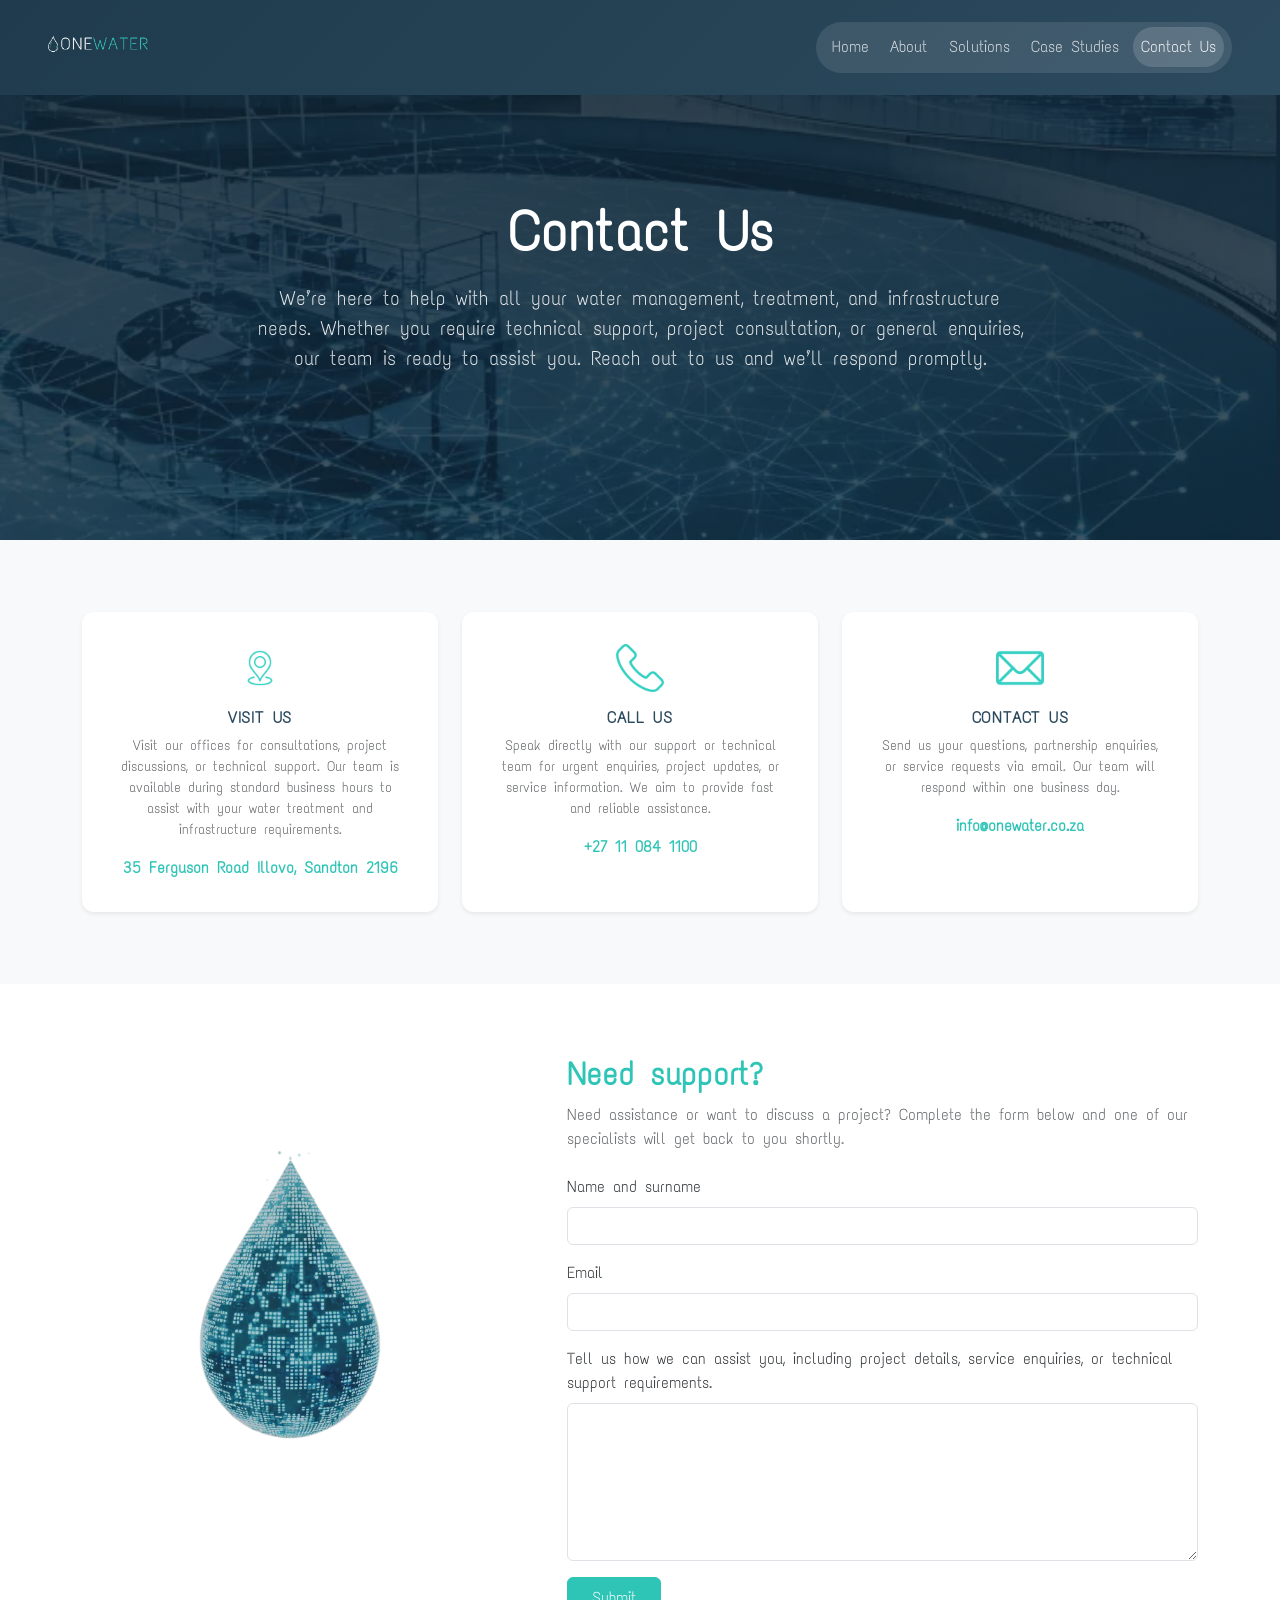
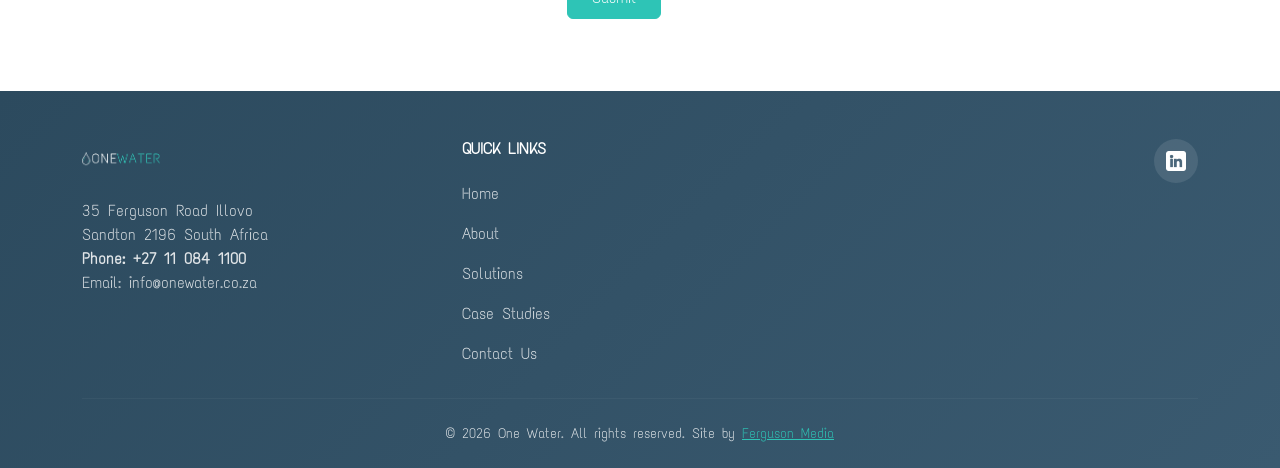
<file: contact.html>
<!DOCTYPE html>
<html lang="en">
<head>
    <!-- Google tag (gtag.js) -->
    <script async src="https://www.googletagmanager.com/gtag/js?id=G-GQSZGBQEKZ"></script>
    <script>
      window.dataLayer = window.dataLayer || [];
      function gtag(){dataLayer.push(arguments);}
      gtag('js', new Date());

      gtag('config', 'G-GQSZGBQEKZ');
    </script>

    <meta charset="UTF-8" />
    <meta name="viewport" content="width=device-width, initial-scale=1.0" />
    <title>Contact Us | OneWater</title>
    <meta name="description" content="Get in touch with OneWater for water management, treatment, and infrastructure support, technical consultation, or general enquiries." />
    <link rel="canonical" href="https://onewater.co.za/contact.html" />

    <meta property="og:type" content="website" />
    <meta property="og:site_name" content="OneWater" />
    <meta property="og:url" content="https://onewater.co.za/contact.html" />
    <meta property="og:title" content="Contact Us | OneWater" />
    <meta property="og:description" content="Reach out to OneWater for technical support, project consultation, or general enquiries about water management and infrastructure." />
    <meta property="og:image" content="https://onewater.co.za/images/contact-hero.webp" />
    <meta property="og:locale" content="en_ZA" />

    <meta name="twitter:card" content="summary_large_image" />
    <meta name="twitter:title" content="Contact Us | OneWater" />
    <meta name="twitter:description" content="Reach out to OneWater for technical support, project consultation, or general enquiries about water management and infrastructure." />
    <meta name="twitter:image" content="https://onewater.co.za/images/contact-hero.webp" />

    <link rel="icon" href="/favicon.ico" sizes="any" />
    <link rel="icon" type="image/png" href="/images/favicon-32.png" sizes="32x32" />
    <link rel="icon" type="image/png" href="/images/favicon-192.png" sizes="192x192" />
    <link rel="apple-touch-icon" href="/images/favicon-192.png" />

    <link rel="preconnect" href="https://fonts.googleapis.com" />
    <link rel="preconnect" href="https://fonts.gstatic.com" crossorigin />
    <link href="https://fonts.googleapis.com/css2?family=Text+Me+One&family=Cormorant+Garamond:wght@300;400;500;600&family=DM+Sans:wght@300;400;500&display=swap" rel="stylesheet" />

    <!-- Bootstrap 5 -->
    <link rel="preconnect" href="https://cdn.jsdelivr.net" crossorigin />
    <link href="https://cdn.jsdelivr.net/npm/bootstrap@5.3.3/dist/css/bootstrap.min.css" rel="stylesheet" />

    <link rel="stylesheet" href="css/loader.css" />
    <link rel="stylesheet" href="css/nav-bootstrap.css" />
    <link rel="stylesheet" href="css/file.css" />
</head>
<body>
    <!-- ===== NAVBAR (Bootstrap navbar component) ===== -->
    <nav class="navbar navbar-expand-lg navbar-dark fixed-top ow-navbar" id="main_header">
        <div class="container-fluid px-4 px-lg-5">
            <a class="navbar-brand" href="index.html">
                <img class="ow-brand-logo" src="images/logo.webp" alt="OneWater Logo" />
            </a>
            <button class="navbar-toggler ow-toggler" type="button" data-bs-toggle="offcanvas" data-bs-target="#owMobileMenu" aria-controls="owMobileMenu" aria-expanded="false" aria-label="Toggle navigation">
                <span class="navbar-toggler-icon"></span>
            </button>
            <div class="offcanvas offcanvas-end ow-mobile-menu" tabindex="-1" id="owMobileMenu" aria-labelledby="owMobileMenuLabel">
                <div class="offcanvas-header d-lg-none">
                    <span class="visually-hidden" id="owMobileMenuLabel">Menu</span>
                    <button type="button" class="btn-close btn-close-white ow-menu-close" data-bs-dismiss="offcanvas" data-bs-target="#owMobileMenu" aria-label="Close"></button>
                </div>
                <div class="offcanvas-body justify-content-lg-end">
                    <ul class="navbar-nav ow-nav-pill">
                        <li class="nav-item"><a class="nav-link" href="index.html">Home</a></li>
                        <li class="nav-item"><a class="nav-link" href="about.html">About</a></li>
                        <li class="nav-item"><a class="nav-link" href="solutions.html">Solutions</a></li>
                        <li class="nav-item"><a class="nav-link" href="case-studies.html">Case Studies</a></li>
                        <li class="nav-item"><a class="nav-link active" aria-current="page" href="contact.html">Contact Us</a></li>
                    </ul>
                    <div class="ow-mobile-menu-details d-lg-none">
                        <a href="https://www.google.com/maps/place/35+Ferguson+Rd,+Illovo,+Sandton,+2196/@-26.1240527,28.0442193,17z/data=!3m1!4b1!4m6!3m5!1s0x1e950cc66f12708b:0xdec98442b3339e98!8m2!3d-26.1240527!4d28.0467942!16s%2Fg%2F11c26fxff5!5m1!1e1?entry=ttu&g_ep=EgoyMDI2MDIwMS4wIKXMDSoASAFQAw%3D%3D" class="ow-mobile-menu-line">35 Ferguson Road Illovo, Sandton 2196</a>
                        <a href="tel:+27110841100" class="ow-mobile-menu-line">+27 11 084 1100</a>
                        <a class="ow-mobile-social" href="https://www.linkedin.com/company/one-water-ai/posts/?feedView=all" target="_blank" rel="noopener noreferrer" aria-label="LinkedIn">
                            <img loading="lazy" decoding="async" src="images/linkedin.webp" alt="LinkedIn" width="18" height="18">
                        </a>
                    </div>
                </div>
            </div>
        </div>
    </nav>

    <!-- ===== HERO ===== -->
    <header class="ow-hero d-flex align-items-center text-white text-center" id="contact">
        <img src="images/filtered-hero-contact.webp" alt="Contact Us Background" class="ow-hero-bg"
             onerror="this.style.backgroundColor='#1b3350'; this.style.opacity='0.8';" />
        <div class="ow-hero-overlay"></div>
        <div class="container position-relative">
            <h1 class="display-4 fw-semibold mb-3">Contact Us</h1>
            <p class="lead mx-auto ow-hero-text ow-mw-780">We’re here to help with all your water management, treatment, and infrastructure needs. Whether you require technical support, project consultation, or general enquiries, our team is ready to assist you. Reach out to us and we’ll respond promptly.</p>
        </div>
    </header>

    <!-- ===== CONTACT CARDS ===== -->
    <section class="py-5 ow-section-alt">
        <div class="container py-4">
            <div class="row g-4">
                <div class="col-md-4">
                    <div class="card h-100 text-center border-0 shadow-sm ow-card p-3">
                        <div class="card-body">
                            <img class="ow-card-icon mb-3" loading="lazy" decoding="async" src="images/location.webp" alt="Visit Us Icon">
                            <h2 class="h6 text-uppercase fw-bold ow-card-title">Visit Us</h2>
                            <p class="text-muted small">Visit our offices for consultations, project discussions, or technical support. Our team is available during standard business hours to assist with your water treatment and infrastructure requirements.</p>
                            <a href="https://www.google.com/maps/place/35+Ferguson+Rd,+Illovo,+Sandton,+2196/@-26.1240527,28.0442193,17z/data=!3m1!4b1!4m6!3m5!1s0x1e950cc66f12708b:0xdec98442b3339e98!8m2!3d-26.1240527!4d28.0467942!16s%2Fg%2F11c26fxff5!5m1!1e1?entry=ttu&g_ep=EgoyMDI2MDIwMS4wIKXMDSoASAFQAw%3D%3D" class="ow-link fw-semibold">35 Ferguson Road Illovo, Sandton 2196</a>
                        </div>
                    </div>
                </div>
                <div class="col-md-4">
                    <div class="card h-100 text-center border-0 shadow-sm ow-card p-3">
                        <div class="card-body">
                            <img class="ow-card-icon mb-3" loading="lazy" decoding="async" src="images/telephone.webp" alt="Call Us Icon">
                            <h2 class="h6 text-uppercase fw-bold ow-card-title">Call Us</h2>
                            <p class="text-muted small">Speak directly with our support or technical team for urgent enquiries, project updates, or service information. We aim to provide fast and reliable assistance.</p>
                            <a href="tel:+27110841100" class="ow-link fw-semibold">+27 11 084 1100</a>
                        </div>
                    </div>
                </div>
                <div class="col-md-4">
                    <div class="card h-100 text-center border-0 shadow-sm ow-card p-3">
                        <div class="card-body">
                            <img class="ow-card-icon mb-3" loading="lazy" decoding="async" src="images/mail.webp" alt="Contact Us Icon">
                            <h2 class="h6 text-uppercase fw-bold ow-card-title">Contact Us</h2>
                            <p class="text-muted small">Send us your questions, partnership enquiries, or service requests via email. Our team will respond within one business day.</p>
                            <a href="mailto:info@onewater.co.za" class="ow-link fw-semibold">info@onewater.co.za</a>
                        </div>
                    </div>
                </div>
            </div>
        </div>
    </section>

    <!-- ===== CONTACT FORM ===== -->
    <section class="py-5">
        <div class="container py-4">
            <div class="row g-4 g-lg-5 align-items-center">
                <div class="col-lg-5 d-none d-lg-block text-center">
                    <img class="img-fluid" loading="lazy" decoding="async" src="images/clean-drop.webp" alt="Contact Image">
                </div>
                <div class="col-lg-7">
                    <h2 class="ow-form-title mb-2">Need support?</h2>
                    <p class="text-muted mb-4">Need assistance or want to discuss a project? Complete the form below and one of our specialists will get back to you shortly.</p>
                    <form class="row g-3">
                        <div class="col-12">
                            <label for="name" class="form-label">Name and surname</label>
                            <input type="text" class="form-control ow-input" id="name" name="name" required>
                        </div>
                        <div class="col-12">
                            <label for="email" class="form-label">Email</label>
                            <input type="email" class="form-control ow-input" id="email" name="email" required>
                        </div>
                        <div class="col-12">
                            <label for="message" class="form-label">Tell us how we can assist you, including project details, service enquiries, or technical support requirements.</label>
                            <textarea class="form-control ow-input" id="message" name="message" rows="6" required></textarea>
                        </div>
                        <div class="col-12">
                            <button type="button" id="submit_btn" class="btn ow-btn-primary px-4 py-2">Submit</button>
                        </div>
                    </form>
                </div>
            </div>
        </div>
    </section>

    <!-- ===== FOOTER ===== -->
    <footer class="ow-footer text-white pt-5 pb-4">
        <div class="container">
            <div class="row gy-4">
                <div class="col-md-4">
                    <a href="index.html" aria-label="OneWater Home">
                        <img loading="lazy" decoding="async" src="images/logo.webp" alt="OneWater" class="ow-footer-logo mb-3">
                    </a>
                    <p class="ow-footer-text">
                        35 Ferguson Road Illovo<br>
                        Sandton 2196 South Africa<br>
                        <strong>Phone: +27 11 084 1100</strong><br>
                        Email: info@onewater.co.za
                    </p>
                </div>
                <div class="col-md-4">
                    <h3 class="h6 text-uppercase fw-bold mb-3">Quick Links</h3>
                    <nav class="nav flex-column">
                        <a class="nav-link ow-footer-link px-0" href="index.html">Home</a>
                        <a class="nav-link ow-footer-link px-0" href="about.html">About</a>
                        <a class="nav-link ow-footer-link px-0" href="solutions.html">Solutions</a>
                        <a class="nav-link ow-footer-link px-0" href="case-studies.html">Case Studies</a>
                        <a class="nav-link ow-footer-link px-0" href="contact.html">Contact Us</a>
                    </nav>
                </div>
                <div class="col-md-4 text-md-end">
                    <a class="d-inline-flex align-items-center justify-content-center ow-social-icon" href="https://www.linkedin.com/company/one-water-ai/posts/?feedView=all" target="_blank" rel="noopener noreferrer" aria-label="LinkedIn">
                        <img loading="lazy" decoding="async" src="images/linkedin.webp" alt="LinkedIn" width="20" height="20">
                    </a>
                </div>
            </div>
            <hr class="ow-footer-divider my-4" />
            <p class="text-center small ow-footer-text mb-0">&copy; 2026 One Water. All rights reserved. Site by <a href="https://fergusonmedia.co.za" target="_blank" rel="noopener noreferrer" class="ow-credit-link">Ferguson Media</a></p>
        </div>
    </footer>

    <!-- Bootstrap 5 JS bundle (handles navbar collapse toggle) -->
    <script src="https://cdn.jsdelivr.net/npm/bootstrap@5.3.3/dist/js/bootstrap.bundle.min.js"></script>
    <script src="js/loader.js"></script>
    <script src="js/nav-bootstrap.js"></script>
    <script src="js/file.js"></script>
</body>
</html>
</file>
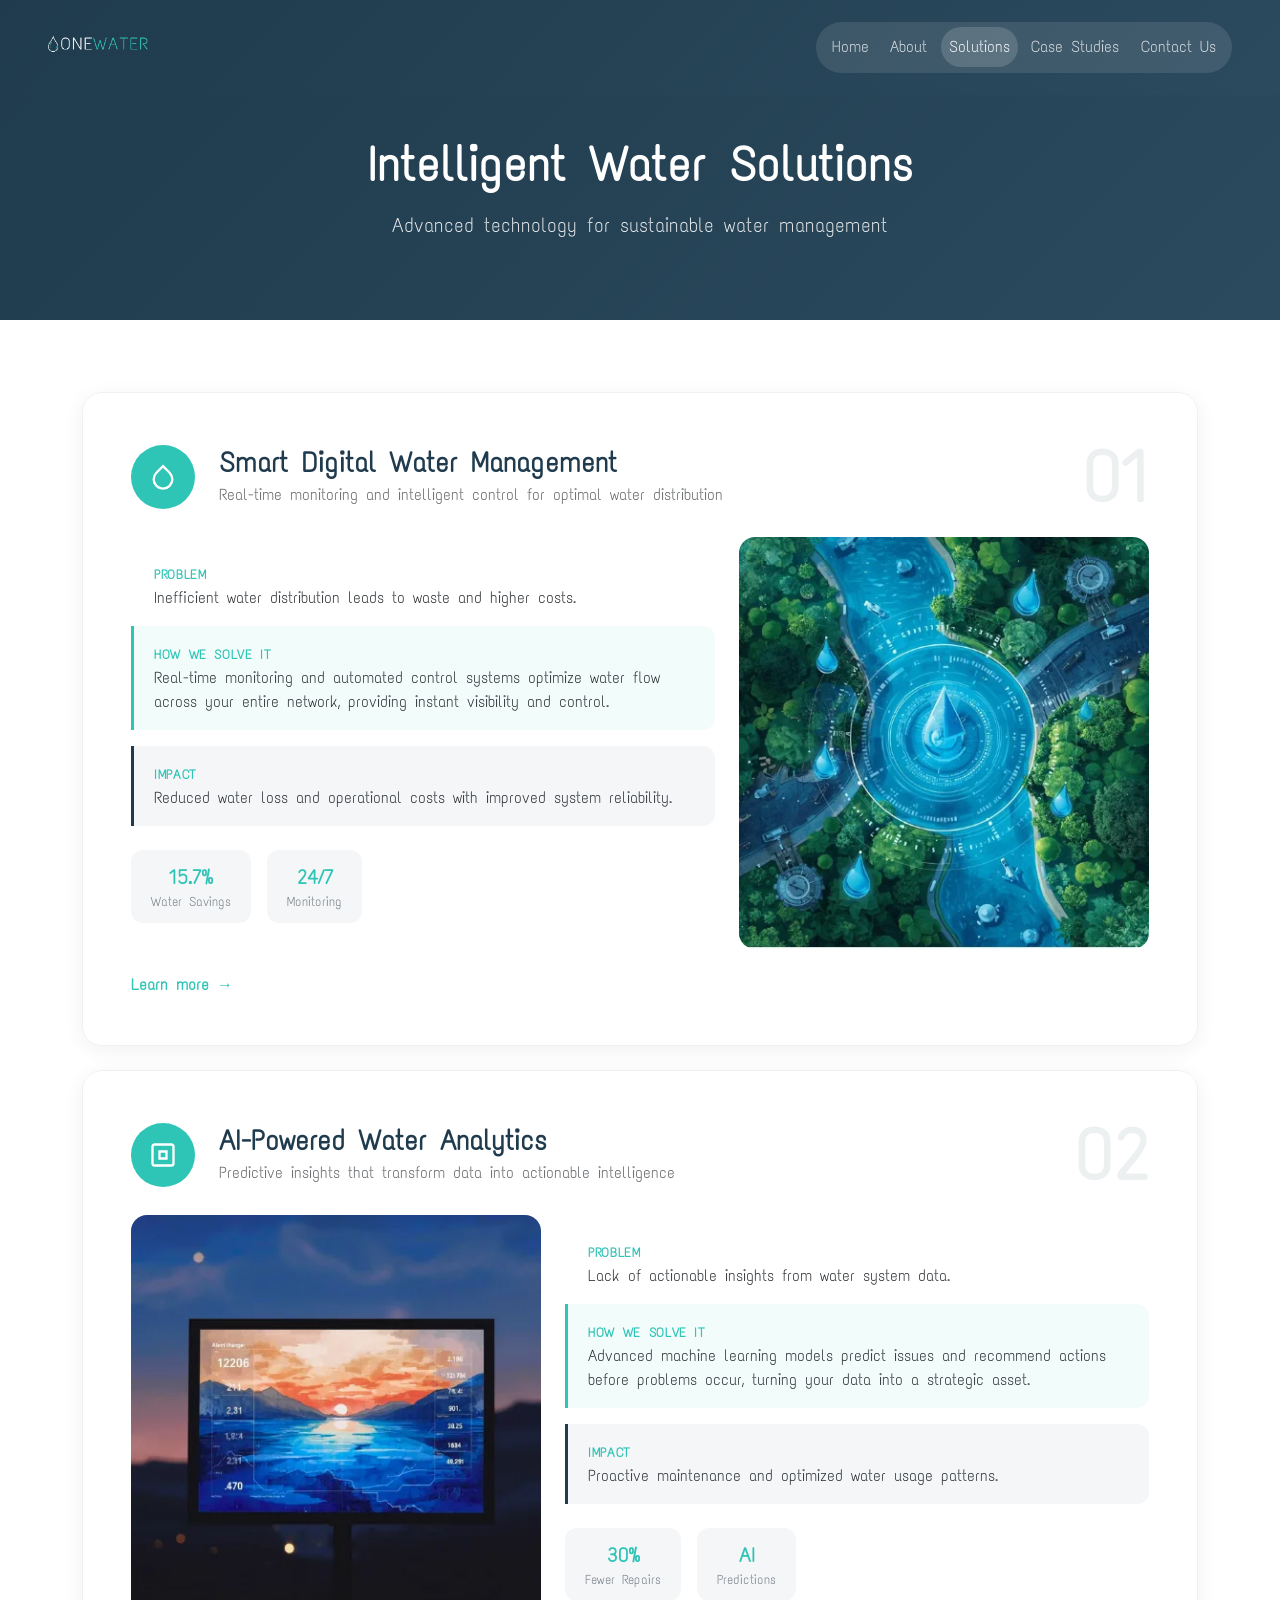
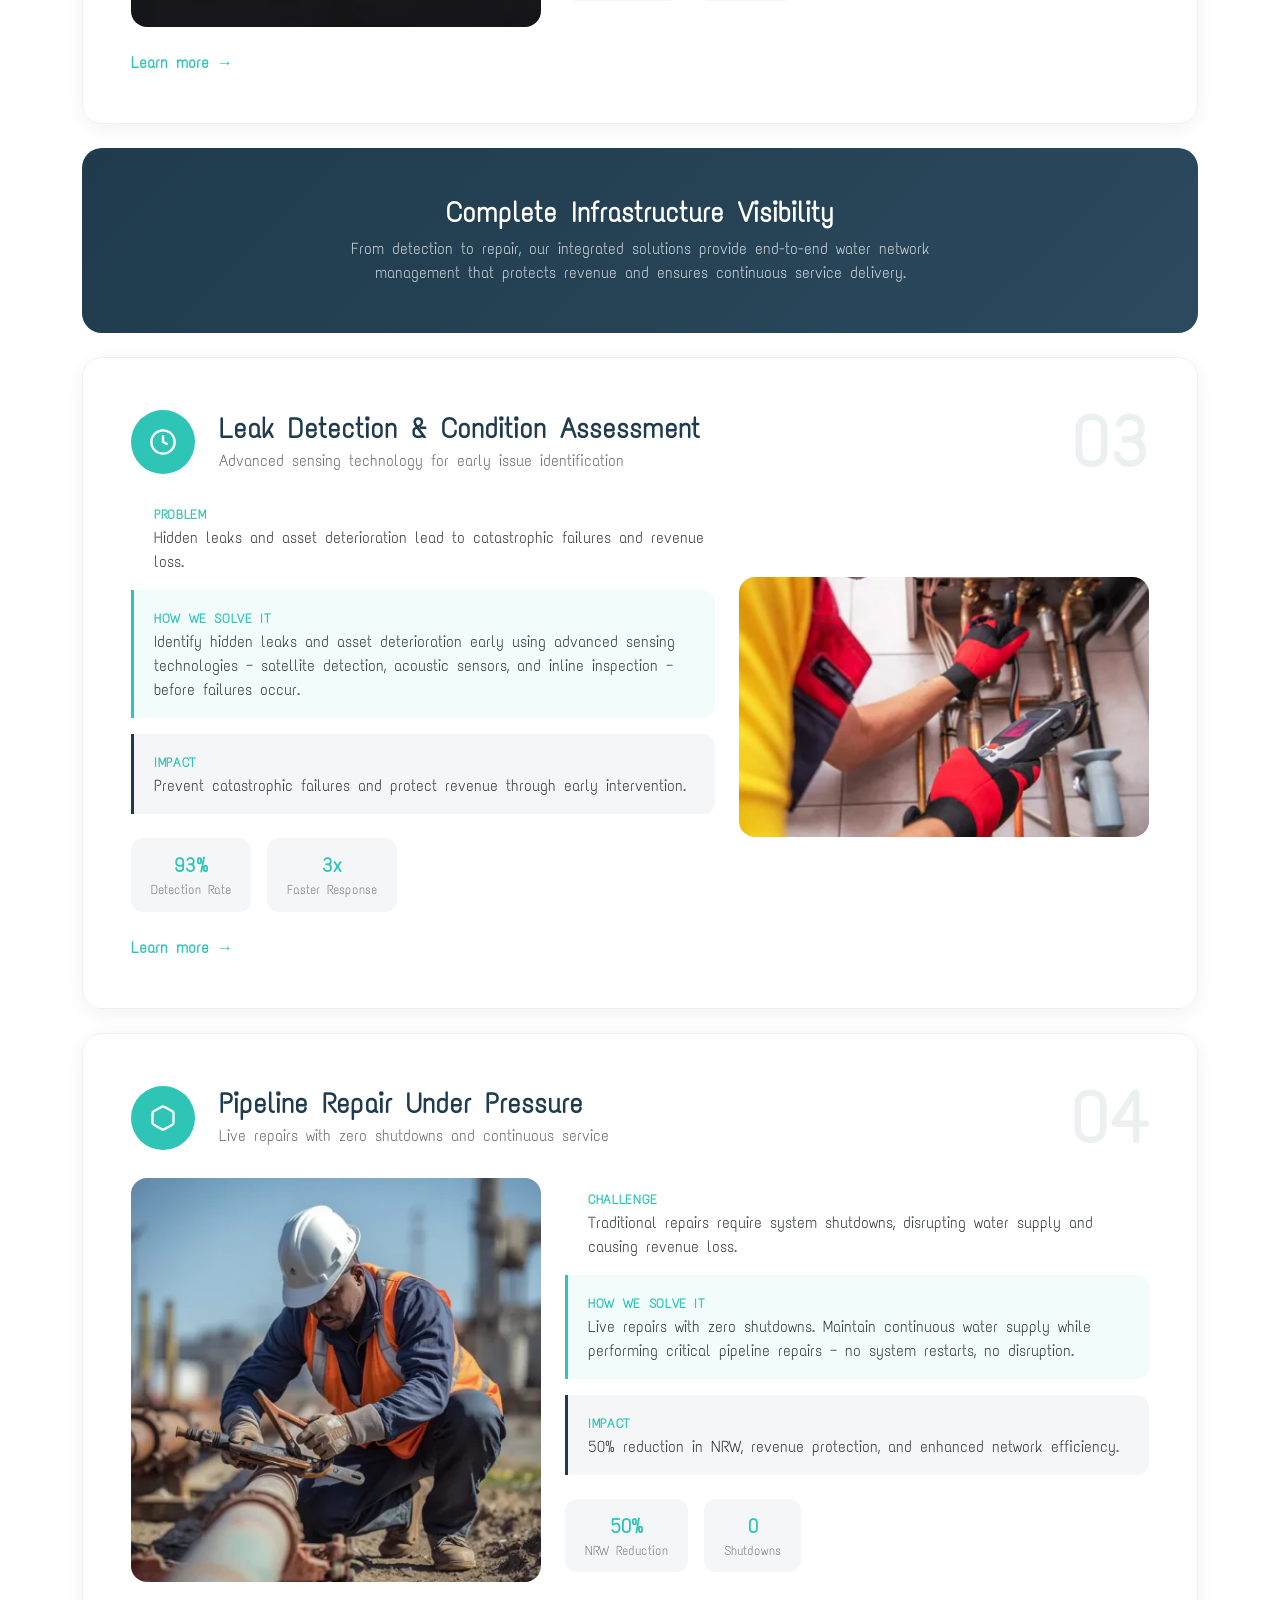
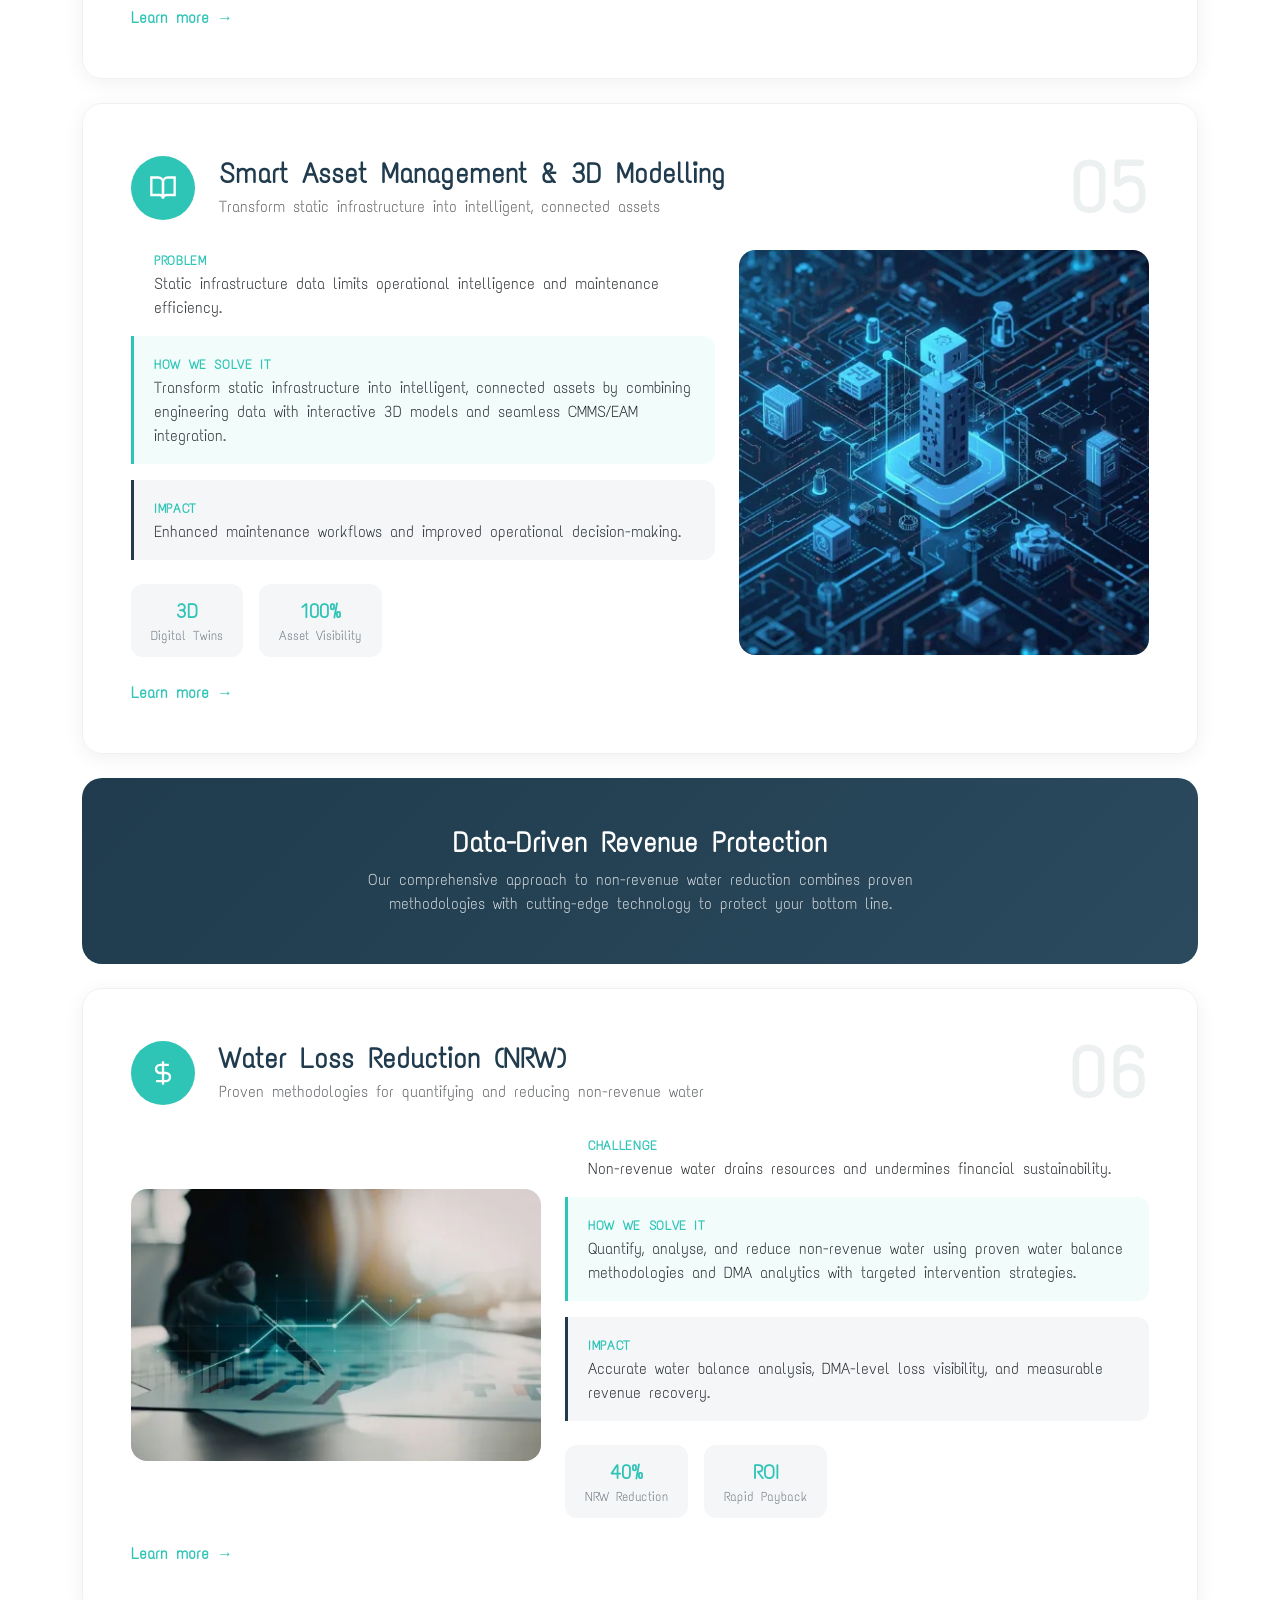
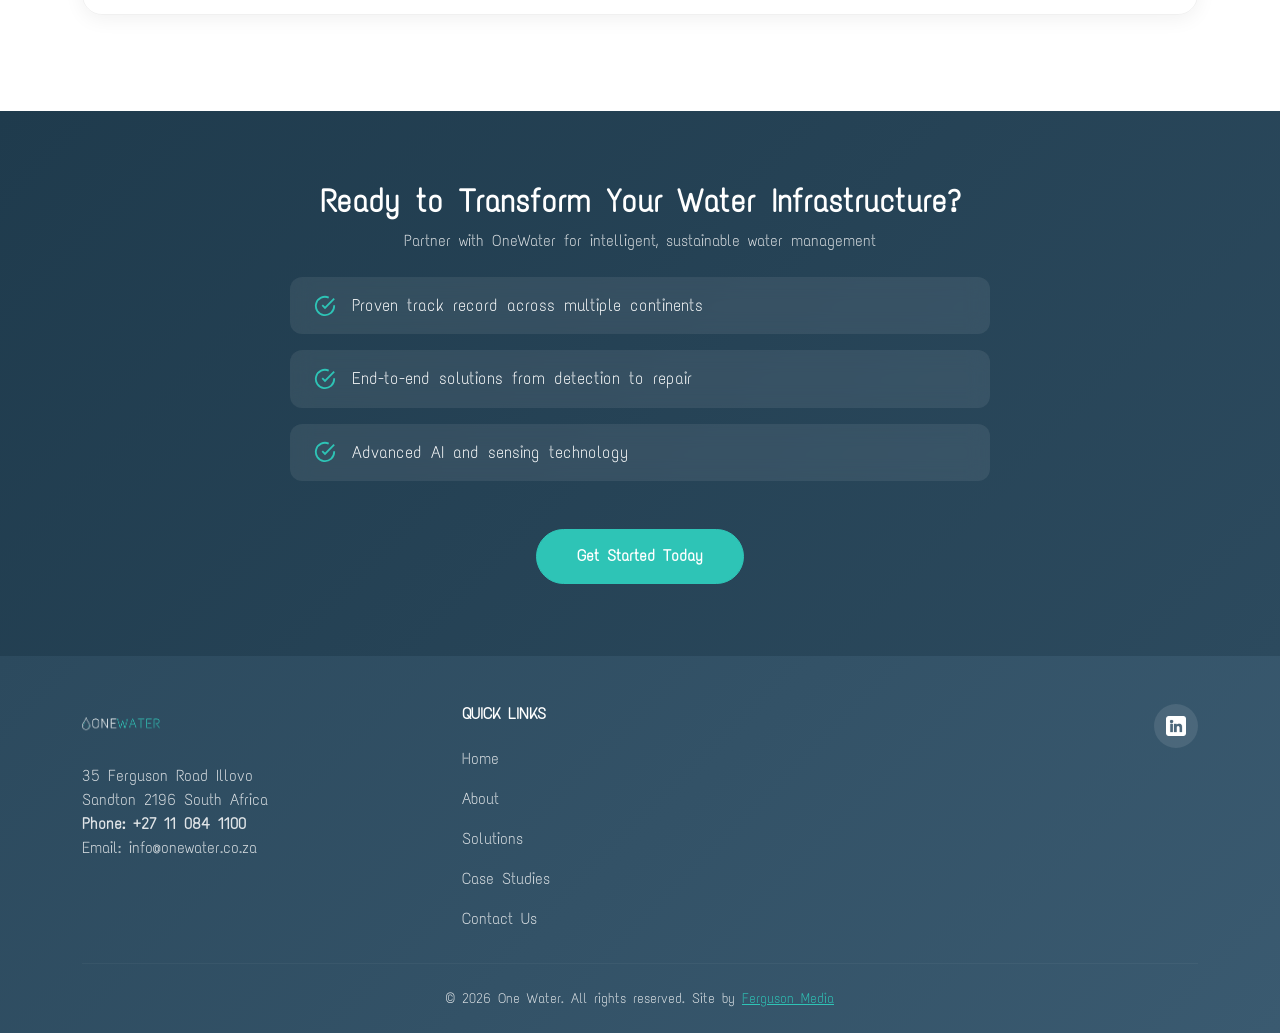
<file: solutions.html>
<!DOCTYPE html>
<html lang="en">
<head>
    <!-- Google tag (gtag.js) -->
    <script async src="https://www.googletagmanager.com/gtag/js?id=G-GQSZGBQEKZ"></script>
    <script>
      window.dataLayer = window.dataLayer || [];
      function gtag(){dataLayer.push(arguments);}
      gtag('js', new Date());

      gtag('config', 'G-GQSZGBQEKZ');
    </script>

    <meta charset="UTF-8" />
    <meta name="viewport" content="width=device-width, initial-scale=1.0" />
    <title>Solutions | Intelligent Water Management Technology | OneWater</title>
    <meta name="description" content="Explore OneWater's intelligent water solutions - advanced digital technology, predictive analytics, and engineering for sustainable water management across Africa." />
    <link rel="canonical" href="https://onewater.co.za/solutions.html" />

    <meta property="og:type" content="website" />
    <meta property="og:site_name" content="OneWater" />
    <meta property="og:url" content="https://onewater.co.za/solutions.html" />
    <meta property="og:title" content="Solutions | Intelligent Water Management Technology | OneWater" />
    <meta property="og:description" content="Advanced technology for sustainable water management, from digital twins to predictive analytics." />
    <meta property="og:image" content="https://onewater.co.za/images/hero.webp" />
    <meta property="og:locale" content="en_ZA" />

    <meta name="twitter:card" content="summary_large_image" />
    <meta name="twitter:title" content="Solutions | Intelligent Water Management Technology | OneWater" />
    <meta name="twitter:description" content="Advanced technology for sustainable water management, from digital twins to predictive analytics." />
    <meta name="twitter:image" content="https://onewater.co.za/images/hero.webp" />

    <link rel="icon" href="/favicon.ico" sizes="any" />
    <link rel="icon" type="image/png" href="/images/favicon-32.png" sizes="32x32" />
    <link rel="icon" type="image/png" href="/images/favicon-192.png" sizes="192x192" />
    <link rel="apple-touch-icon" href="/images/favicon-192.png" />

    <link rel="preconnect" href="https://fonts.googleapis.com" />
    <link rel="preconnect" href="https://fonts.gstatic.com" crossorigin />
    <link href="https://fonts.googleapis.com/css2?family=Text+Me+One&family=Cormorant+Garamond:wght@300;400;500;600&family=DM+Sans:wght@300;400;500&display=swap" rel="stylesheet" />
    <link rel="preconnect" href="https://cdn.jsdelivr.net" crossorigin />
    <link href="https://cdn.jsdelivr.net/npm/bootstrap@5.3.3/dist/css/bootstrap.min.css" rel="stylesheet" />
    <link rel="stylesheet" href="css/loader.css" />
    <link rel="stylesheet" href="css/nav-bootstrap.css" />
    <link rel="stylesheet" href="css/file.css" />
</head>
<body>
    <!-- ===== NAVBAR (Bootstrap navbar component) ===== -->
    <nav class="navbar navbar-expand-lg navbar-dark fixed-top ow-navbar" id="main_header">
        <div class="container-fluid px-4 px-lg-5">
            <a class="navbar-brand" href="index.html">
                <img class="ow-brand-logo" src="images/logo.webp" alt="OneWater Logo" />
            </a>
            <button class="navbar-toggler ow-toggler" type="button" data-bs-toggle="offcanvas" data-bs-target="#owMobileMenu" aria-controls="owMobileMenu" aria-expanded="false" aria-label="Toggle navigation">
                <span class="navbar-toggler-icon"></span>
            </button>
            <div class="offcanvas offcanvas-end ow-mobile-menu" tabindex="-1" id="owMobileMenu" aria-labelledby="owMobileMenuLabel">
                <div class="offcanvas-header d-lg-none">
                    <span class="visually-hidden" id="owMobileMenuLabel">Menu</span>
                    <button type="button" class="btn-close btn-close-white ow-menu-close" data-bs-dismiss="offcanvas" data-bs-target="#owMobileMenu" aria-label="Close"></button>
                </div>
                <div class="offcanvas-body justify-content-lg-end">
                    <ul class="navbar-nav ow-nav-pill">
                        <li class="nav-item"><a class="nav-link" href="index.html">Home</a></li>
                        <li class="nav-item"><a class="nav-link" href="about.html">About</a></li>
                        <li class="nav-item"><a class="nav-link active" aria-current="page" href="solutions.html">Solutions</a></li>
                        <li class="nav-item"><a class="nav-link" href="case-studies.html">Case Studies</a></li>
                        <li class="nav-item"><a class="nav-link" href="contact.html">Contact Us</a></li>
                    </ul>
                    <div class="ow-mobile-menu-details d-lg-none">
                        <a href="https://www.google.com/maps/place/35+Ferguson+Rd,+Illovo,+Sandton,+2196/@-26.1240527,28.0442193,17z/data=!3m1!4b1!4m6!3m5!1s0x1e950cc66f12708b:0xdec98442b3339e98!8m2!3d-26.1240527!4d28.0467942!16s%2Fg%2F11c26fxff5!5m1!1e1?entry=ttu&g_ep=EgoyMDI2MDIwMS4wIKXMDSoASAFQAw%3D%3D" class="ow-mobile-menu-line">35 Ferguson Road Illovo, Sandton 2196</a>
                        <a href="tel:+27110841100" class="ow-mobile-menu-line">+27 11 084 1100</a>
                        <a class="ow-mobile-social" href="https://www.linkedin.com/company/one-water-ai/posts/?feedView=all" target="_blank" rel="noopener noreferrer" aria-label="LinkedIn">
                            <img loading="lazy" decoding="async" src="images/linkedin.webp" alt="LinkedIn" width="18" height="18">
                        </a>
                    </div>
                </div>
            </div>
        </div>
    </nav>

    <!-- ===== HERO ===== -->
    <header class="ow-page-hero text-white text-center">
        <div class="container">
            <h1 class="display-5 fw-semibold mb-3">Intelligent Water Solutions</h1>
            <p class="lead mx-auto ow-page-hero-text ow-mw-600">Advanced technology for sustainable water management</p>
        </div>
    </header>

    <!-- ===== SOLUTIONS ===== -->
    <section class="py-5">
        <div class="container py-4">

            <!-- Solution 1 -->
            <div class="ow-sol-card p-4 p-lg-5 mb-4" id="smart-digital-water-management">
                <div class="d-flex align-items-center gap-3 gap-md-4 mb-4">
                    <div class="ow-sol-icon">
                        <svg width="28" height="28" viewBox="0 0 24 24" fill="none" stroke="currentColor" stroke-width="2">
                            <path d="M12 2.69l5.66 5.66a8 8 0 1 1-11.31 0z"/>
                        </svg>
                    </div>
                    <div class="flex-grow-1">
                        <h2 class="h3 ow-sol-title mb-1">Smart Digital Water Management</h2>
                        <p class="text-muted mb-0">Real-time monitoring and intelligent control for optimal water distribution</p>
                    </div>
                    <span class="ow-sol-number d-none d-md-inline">01</span>
                </div>
                <div class="row g-4 align-items-center">
                    <div class="col-lg-7">
                        <div class="ow-sol-block mb-3">
                            <span class="ow-sol-block-label">Problem</span>
                            <p class="mb-0">Inefficient water distribution leads to waste and higher costs.</p>
                        </div>
                        <div class="ow-sol-block ow-sol-block--highlight mb-3">
                            <span class="ow-sol-block-label">How We Solve It</span>
                            <p class="mb-0">Real-time monitoring and automated control systems optimize water flow across your entire network, providing instant visibility and control.</p>
                        </div>
                        <div class="ow-sol-block ow-sol-block--impact mb-4">
                            <span class="ow-sol-block-label">Impact</span>
                            <p class="mb-0">Reduced water loss and operational costs with improved system reliability.</p>
                        </div>
                        <div class="row g-3">
                            <div class="col-6 col-sm-auto">
                                <div class="ow-sol-chip">
                                    <span class="ow-sol-chip-number">15.7%</span>
                                    <span class="ow-sol-chip-label">Water Savings</span>
                                </div>
                            </div>
                            <div class="col-6 col-sm-auto">
                                <div class="ow-sol-chip">
                                    <span class="ow-sol-chip-number">24/7</span>
                                    <span class="ow-sol-chip-label">Monitoring</span>
                                </div>
                            </div>
                        </div>
                    </div>
                    <div class="col-lg-5">
                        <img class="ow-sol-img" loading="lazy" decoding="async" src="images/smart.webp" alt="Smart Water Management">
                    </div>
                </div>
                <a href="contact.html" class="ow-sol-learn-more d-inline-block mt-4">Learn more &rarr;</a>
            </div>

            <!-- Solution 2 -->
            <div class="ow-sol-card p-4 p-lg-5 mb-4" id="ai-powered-water-analytics">
                <div class="d-flex align-items-center gap-3 gap-md-4 mb-4">
                    <div class="ow-sol-icon">
                        <svg width="28" height="28" viewBox="0 0 24 24" fill="none" stroke="currentColor" stroke-width="2">
                            <rect x="3" y="3" width="18" height="18" rx="2"/>
                            <path d="M9 9h6v6H9z"/>
                        </svg>
                    </div>
                    <div class="flex-grow-1">
                        <h2 class="h3 ow-sol-title mb-1">AI-Powered Water Analytics</h2>
                        <p class="text-muted mb-0">Predictive insights that transform data into actionable intelligence</p>
                    </div>
                    <span class="ow-sol-number d-none d-md-inline">02</span>
                </div>
                <div class="row g-4 align-items-center flex-lg-row-reverse">
                    <div class="col-lg-7">
                        <div class="ow-sol-block mb-3">
                            <span class="ow-sol-block-label">Problem</span>
                            <p class="mb-0">Lack of actionable insights from water system data.</p>
                        </div>
                        <div class="ow-sol-block ow-sol-block--highlight mb-3">
                            <span class="ow-sol-block-label">How We Solve It</span>
                            <p class="mb-0">Advanced machine learning models predict issues and recommend actions before problems occur, turning your data into a strategic asset.</p>
                        </div>
                        <div class="ow-sol-block ow-sol-block--impact mb-4">
                            <span class="ow-sol-block-label">Impact</span>
                            <p class="mb-0">Proactive maintenance and optimized water usage patterns.</p>
                        </div>
                        <div class="row g-3">
                            <div class="col-6 col-sm-auto">
                                <div class="ow-sol-chip">
                                    <span class="ow-sol-chip-number">30%</span>
                                    <span class="ow-sol-chip-label">Fewer Repairs</span>
                                </div>
                            </div>
                            <div class="col-6 col-sm-auto">
                                <div class="ow-sol-chip">
                                    <span class="ow-sol-chip-number">AI</span>
                                    <span class="ow-sol-chip-label">Predictions</span>
                                </div>
                            </div>
                        </div>
                    </div>
                    <div class="col-lg-5">
                        <img class="ow-sol-img" loading="lazy" decoding="async" src="images/water-analytics.webp" alt="AI Water Analytics">
                    </div>
                </div>
                <a href="contact.html" class="ow-sol-learn-more d-inline-block mt-4">Learn more &rarr;</a>
            </div>

            <!-- Highlight -->
            <div class="ow-sol-highlight p-4 p-lg-5 text-center mb-4">
                <h3 class="ow-sol-highlight-title mb-2">Complete Infrastructure Visibility</h3>
                <p class="ow-sol-highlight-text mb-0 mx-auto ow-mw-640">From detection to repair, our integrated solutions provide end-to-end water network management that protects revenue and ensures continuous service delivery.</p>
            </div>

            <!-- Solution 3 -->
            <div class="ow-sol-card p-4 p-lg-5 mb-4" id="leak-detection-condition-assessment">
                <div class="d-flex align-items-center gap-3 gap-md-4 mb-4">
                    <div class="ow-sol-icon">
                        <svg width="28" height="28" viewBox="0 0 24 24" fill="none" stroke="currentColor" stroke-width="2">
                            <circle cx="12" cy="12" r="10"/>
                            <path d="M12 6v6l4 2"/>
                        </svg>
                    </div>
                    <div class="flex-grow-1">
                        <h2 class="h3 ow-sol-title mb-1">Leak Detection &amp; Condition Assessment</h2>
                        <p class="text-muted mb-0">Advanced sensing technology for early issue identification</p>
                    </div>
                    <span class="ow-sol-number d-none d-md-inline">03</span>
                </div>
                <div class="row g-4 align-items-center">
                    <div class="col-lg-7">
                        <div class="ow-sol-block mb-3">
                            <span class="ow-sol-block-label">Problem</span>
                            <p class="mb-0">Hidden leaks and asset deterioration lead to catastrophic failures and revenue loss.</p>
                        </div>
                        <div class="ow-sol-block ow-sol-block--highlight mb-3">
                            <span class="ow-sol-block-label">How We Solve It</span>
                            <p class="mb-0">Identify hidden leaks and asset deterioration early using advanced sensing technologies &mdash; satellite detection, acoustic sensors, and inline inspection &mdash; before failures occur.</p>
                        </div>
                        <div class="ow-sol-block ow-sol-block--impact mb-4">
                            <span class="ow-sol-block-label">Impact</span>
                            <p class="mb-0">Prevent catastrophic failures and protect revenue through early intervention.</p>
                        </div>
                        <div class="row g-3">
                            <div class="col-6 col-sm-auto">
                                <div class="ow-sol-chip">
                                    <span class="ow-sol-chip-number">93%</span>
                                    <span class="ow-sol-chip-label">Detection Rate</span>
                                </div>
                            </div>
                            <div class="col-6 col-sm-auto">
                                <div class="ow-sol-chip">
                                    <span class="ow-sol-chip-number">3x</span>
                                    <span class="ow-sol-chip-label">Faster Response</span>
                                </div>
                            </div>
                        </div>
                    </div>
                    <div class="col-lg-5">
                        <img class="ow-sol-img" loading="lazy" decoding="async" src="images/leak.webp" alt="Leak Detection">
                    </div>
                </div>
                <a href="contact.html" class="ow-sol-learn-more d-inline-block mt-4">Learn more &rarr;</a>
            </div>

            <!-- Solution 4 -->
            <div class="ow-sol-card p-4 p-lg-5 mb-4">
                <div class="d-flex align-items-center gap-3 gap-md-4 mb-4">
                    <div class="ow-sol-icon">
                        <svg width="28" height="28" viewBox="0 0 24 24" fill="none" stroke="currentColor" stroke-width="2">
                            <path d="M21 16V8a2 2 0 0 0-1-1.73l-7-4a2 2 0 0 0-2 0l-7 4A2 2 0 0 0 3 8v8a2 2 0 0 0 1 1.73l7 4a2 2 0 0 0 2 0l7-4A2 2 0 0 0 21 16z"/>
                        </svg>
                    </div>
                    <div class="flex-grow-1">
                        <h2 class="h3 ow-sol-title mb-1">Pipeline Repair Under Pressure</h2>
                        <p class="text-muted mb-0">Live repairs with zero shutdowns and continuous service</p>
                    </div>
                    <span class="ow-sol-number d-none d-md-inline">04</span>
                </div>
                <div class="row g-4 align-items-center flex-lg-row-reverse">
                    <div class="col-lg-7">
                        <div class="ow-sol-block mb-3">
                            <span class="ow-sol-block-label">Challenge</span>
                            <p class="mb-0">Traditional repairs require system shutdowns, disrupting water supply and causing revenue loss.</p>
                        </div>
                        <div class="ow-sol-block ow-sol-block--highlight mb-3">
                            <span class="ow-sol-block-label">How We Solve It</span>
                            <p class="mb-0">Live repairs with zero shutdowns. Maintain continuous water supply while performing critical pipeline repairs &mdash; no system restarts, no disruption.</p>
                        </div>
                        <div class="ow-sol-block ow-sol-block--impact mb-4">
                            <span class="ow-sol-block-label">Impact</span>
                            <p class="mb-0">50% reduction in NRW, revenue protection, and enhanced network efficiency.</p>
                        </div>
                        <div class="row g-3">
                            <div class="col-6 col-sm-auto">
                                <div class="ow-sol-chip">
                                    <span class="ow-sol-chip-number">50%</span>
                                    <span class="ow-sol-chip-label">NRW Reduction</span>
                                </div>
                            </div>
                            <div class="col-6 col-sm-auto">
                                <div class="ow-sol-chip">
                                    <span class="ow-sol-chip-number">0</span>
                                    <span class="ow-sol-chip-label">Shutdowns</span>
                                </div>
                            </div>
                        </div>
                    </div>
                    <div class="col-lg-5">
                        <img class="ow-sol-img" loading="lazy" decoding="async" src="images/pipe.webp" alt="Pipeline Repair">
                    </div>
                </div>
                <a href="contact.html" class="ow-sol-learn-more d-inline-block mt-4">Learn more &rarr;</a>
            </div>

            <!-- Solution 5 -->
            <div class="ow-sol-card p-4 p-lg-5 mb-4">
                <div class="d-flex align-items-center gap-3 gap-md-4 mb-4">
                    <div class="ow-sol-icon">
                        <svg width="28" height="28" viewBox="0 0 24 24" fill="none" stroke="currentColor" stroke-width="2">
                            <path d="M2 3h6a4 4 0 0 1 4 4v14a3 3 0 0 0-3-3H2z"/>
                            <path d="M22 3h-6a4 4 0 0 0-4 4v14a3 3 0 0 1 3-3h7z"/>
                        </svg>
                    </div>
                    <div class="flex-grow-1">
                        <h2 class="h3 ow-sol-title mb-1">Smart Asset Management &amp; 3D Modelling</h2>
                        <p class="text-muted mb-0">Transform static infrastructure into intelligent, connected assets</p>
                    </div>
                    <span class="ow-sol-number d-none d-md-inline">05</span>
                </div>
                <div class="row g-4 align-items-center">
                    <div class="col-lg-7">
                        <div class="ow-sol-block mb-3">
                            <span class="ow-sol-block-label">Problem</span>
                            <p class="mb-0">Static infrastructure data limits operational intelligence and maintenance efficiency.</p>
                        </div>
                        <div class="ow-sol-block ow-sol-block--highlight mb-3">
                            <span class="ow-sol-block-label">How We Solve It</span>
                            <p class="mb-0">Transform static infrastructure into intelligent, connected assets by combining engineering data with interactive 3D models and seamless CMMS/EAM integration.</p>
                        </div>
                        <div class="ow-sol-block ow-sol-block--impact mb-4">
                            <span class="ow-sol-block-label">Impact</span>
                            <p class="mb-0">Enhanced maintenance workflows and improved operational decision-making.</p>
                        </div>
                        <div class="row g-3">
                            <div class="col-6 col-sm-auto">
                                <div class="ow-sol-chip">
                                    <span class="ow-sol-chip-number">3D</span>
                                    <span class="ow-sol-chip-label">Digital Twins</span>
                                </div>
                            </div>
                            <div class="col-6 col-sm-auto">
                                <div class="ow-sol-chip">
                                    <span class="ow-sol-chip-number">100%</span>
                                    <span class="ow-sol-chip-label">Asset Visibility</span>
                                </div>
                            </div>
                        </div>
                    </div>
                    <div class="col-lg-5">
                        <img class="ow-sol-img" loading="lazy" decoding="async" src="images/3d.webp" alt="3D Asset Management">
                    </div>
                </div>
                <a href="contact.html" class="ow-sol-learn-more d-inline-block mt-4">Learn more &rarr;</a>
            </div>

            <!-- Highlight -->
            <div class="ow-sol-highlight p-4 p-lg-5 text-center mb-4">
                <h3 class="ow-sol-highlight-title mb-2">Data-Driven Revenue Protection</h3>
                <p class="ow-sol-highlight-text mb-0 mx-auto ow-mw-640">Our comprehensive approach to non-revenue water reduction combines proven methodologies with cutting-edge technology to protect your bottom line.</p>
            </div>

            <!-- Solution 6 -->
            <div class="ow-sol-card p-4 p-lg-5 mb-4" id="water-loss-reduction-nrw">
                <div class="d-flex align-items-center gap-3 gap-md-4 mb-4">
                    <div class="ow-sol-icon">
                        <svg width="28" height="28" viewBox="0 0 24 24" fill="none" stroke="currentColor" stroke-width="2">
                            <line x1="12" y1="2" x2="12" y2="22"/>
                            <path d="M17 5H9.5a3.5 3.5 0 0 0 0 7h5a3.5 3.5 0 0 1 0 7H6"/>
                        </svg>
                    </div>
                    <div class="flex-grow-1">
                        <h2 class="h3 ow-sol-title mb-1">Water Loss Reduction (NRW)</h2>
                        <p class="text-muted mb-0">Proven methodologies for quantifying and reducing non-revenue water</p>
                    </div>
                    <span class="ow-sol-number d-none d-md-inline">06</span>
                </div>
                <div class="row g-4 align-items-center flex-lg-row-reverse">
                    <div class="col-lg-7">
                        <div class="ow-sol-block mb-3">
                            <span class="ow-sol-block-label">Challenge</span>
                            <p class="mb-0">Non-revenue water drains resources and undermines financial sustainability.</p>
                        </div>
                        <div class="ow-sol-block ow-sol-block--highlight mb-3">
                            <span class="ow-sol-block-label">How We Solve It</span>
                            <p class="mb-0">Quantify, analyse, and reduce non-revenue water using proven water balance methodologies and DMA analytics with targeted intervention strategies.</p>
                        </div>
                        <div class="ow-sol-block ow-sol-block--impact mb-4">
                            <span class="ow-sol-block-label">Impact</span>
                            <p class="mb-0">Accurate water balance analysis, DMA-level loss visibility, and measurable revenue recovery.</p>
                        </div>
                        <div class="row g-3">
                            <div class="col-6 col-sm-auto">
                                <div class="ow-sol-chip">
                                    <span class="ow-sol-chip-number">40%</span>
                                    <span class="ow-sol-chip-label">NRW Reduction</span>
                                </div>
                            </div>
                            <div class="col-6 col-sm-auto">
                                <div class="ow-sol-chip">
                                    <span class="ow-sol-chip-number">ROI</span>
                                    <span class="ow-sol-chip-label">Rapid Payback</span>
                                </div>
                            </div>
                        </div>
                    </div>
                    <div class="col-lg-5">
                        <img class="ow-sol-img" loading="lazy" decoding="async" src="images/nrw.webp" alt="Water Loss Reduction">
                    </div>
                </div>
                <a href="contact.html" class="ow-sol-learn-more d-inline-block mt-4">Learn more &rarr;</a>
            </div>

        </div>
    </section>

    <!-- ===== FINAL CTA ===== -->
    <section class="ow-sol-cta py-5">
        <div class="container py-4 text-center">
            <h2 class="fw-semibold mb-2">Ready to Transform Your Water Infrastructure?</h2>
            <p class="ow-sol-cta-intro mb-4">Partner with OneWater for intelligent, sustainable water management</p>

            <div class="d-flex flex-column gap-3 mx-auto mb-5 ow-sol-cta-benefits">
                <div class="d-flex align-items-center gap-3 ow-sol-benefit">
                    <svg width="22" height="22" viewBox="0 0 24 24" fill="none" stroke="currentColor" stroke-width="2">
                        <path d="M22 11.08V12a10 10 0 1 1-5.93-9.14"/>
                        <polyline points="22 4 12 14.01 9 11.01"/>
                    </svg>
                    <span>Proven track record across multiple continents</span>
                </div>
                <div class="d-flex align-items-center gap-3 ow-sol-benefit">
                    <svg width="22" height="22" viewBox="0 0 24 24" fill="none" stroke="currentColor" stroke-width="2">
                        <path d="M22 11.08V12a10 10 0 1 1-5.93-9.14"/>
                        <polyline points="22 4 12 14.01 9 11.01"/>
                    </svg>
                    <span>End-to-end solutions from detection to repair</span>
                </div>
                <div class="d-flex align-items-center gap-3 ow-sol-benefit">
                    <svg width="22" height="22" viewBox="0 0 24 24" fill="none" stroke="currentColor" stroke-width="2">
                        <path d="M22 11.08V12a10 10 0 1 1-5.93-9.14"/>
                        <polyline points="22 4 12 14.01 9 11.01"/>
                    </svg>
                    <span>Advanced AI and sensing technology</span>
                </div>
            </div>

            <a href="contact.html" class="btn ow-sol-cta-btn">Get Started Today</a>
        </div>
    </section>

    <!-- ===== FOOTER ===== -->
    <footer class="ow-footer text-white pt-5 pb-4">
        <div class="container">
            <div class="row gy-4">
                <div class="col-md-4">
                    <a href="index.html" aria-label="OneWater Home">
                        <img loading="lazy" decoding="async" src="images/logo.webp" alt="OneWater" class="ow-footer-logo mb-3">
                    </a>
                    <p class="ow-footer-text">
                        35 Ferguson Road Illovo<br>
                        Sandton 2196 South Africa<br>
                        <strong>Phone: +27 11 084 1100</strong><br>
                        Email: info@onewater.co.za
                    </p>
                </div>
                <div class="col-md-4">
                    <h3 class="h6 text-uppercase fw-bold mb-3">Quick Links</h3>
                    <nav class="nav flex-column">
                        <a class="nav-link ow-footer-link px-0" href="index.html">Home</a>
                        <a class="nav-link ow-footer-link px-0" href="about.html">About</a>
                        <a class="nav-link ow-footer-link px-0" href="solutions.html">Solutions</a>
                        <a class="nav-link ow-footer-link px-0" href="case-studies.html">Case Studies</a>
                        <a class="nav-link ow-footer-link px-0" href="contact.html">Contact Us</a>
                    </nav>
                </div>
                <div class="col-md-4 text-md-end">
                    <a class="d-inline-flex align-items-center justify-content-center ow-social-icon" href="https://www.linkedin.com/company/one-water-ai/posts/?feedView=all" target="_blank" rel="noopener noreferrer" aria-label="LinkedIn">
                        <img loading="lazy" decoding="async" src="images/linkedin.webp" alt="LinkedIn" width="20" height="20">
                    </a>
                </div>
            </div>
            <hr class="ow-footer-divider my-4" />
            <p class="text-center small ow-footer-text mb-0">&copy; 2026 One Water. All rights reserved. Site by <a href="https://fergusonmedia.co.za" target="_blank" rel="noopener noreferrer" class="ow-credit-link">Ferguson Media</a></p>
        </div>
    </footer>

    <script src="https://cdn.jsdelivr.net/npm/bootstrap@5.3.3/dist/js/bootstrap.bundle.min.js"></script>
    <script src="js/loader.js"></script>
    <script src="js/nav-bootstrap.js"></script>
    <script src="js/file.js"></script>
</body>
</html>
</file>
<file: css/loader.css>
/* ===================================
   ONEWATER — PAGE LOADER
   Include in every page via:
   <link rel="stylesheet" href="css/loader.css" />
   =================================== */

/* Overlay covers the full viewport */
#ow_loader {
    position: fixed;
    inset: 0;
    z-index: 99999;
    display: flex;
    align-items: center;
    justify-content: center;
    background: rgba(24, 59, 82, 0.55);
    backdrop-filter: blur(10px);
    -webkit-backdrop-filter: blur(10px);
    transition: opacity 0.5s ease, visibility 0.5s ease;
}

/* Hidden state — added by JS when page is ready */
#ow_loader.ow-loader--hidden {
    opacity: 0;
    visibility: hidden;
    pointer-events: none;
}

/* ── Water drop wrap ── */
.ow-wrap {
    position: relative;
    width: 100px;
    height: 200px;
}

/* Falling drop */
.ow-drop {
    width: 40px;
    height: 40px;
    left: 50%;
    margin-left: -20px;
    position: absolute;
    animation: owDrop 2s cubic-bezier(0.55, 0.085, 0.68, 0.53) 0s infinite;
}

.ow-drop .ow-circle {
    fill: #2ec4b6;
}

/* Container that masks the drop */
.ow-drop-outer {
    position: absolute;
    box-sizing: border-box;
    width: 100px;
    height: 200px;
    overflow: hidden;
    border-bottom-right-radius: 50px;
    border-bottom-left-radius: 50px;
    backface-visibility: hidden;
    transform: translate3d(0, 0, 0);
    -webkit-mask-image: -webkit-radial-gradient(circle, white 100%, black 100%);
}

/* Ripple group */
.ow-ripple {
    position: absolute;
    box-sizing: border-box;
    width: 240px;
    height: 240px;
    top: 68px;
    left: -70px;
    perspective: 100px;
    transform: rotateX(65deg);
}

.ow-ripple .ow-ripple-svg {
    position: absolute;
    width: 240px;
    height: 240px;
    opacity: 0;
}

.ow-ripple-svg .ow-circle {
    fill: none;
    stroke: #2ec4b6;
    stroke-width: 10px;
}

/* Ripple 1 */
.ow-ripple-1 {
    animation: owRipple 2s cubic-bezier(0.25, 0.46, 0.45, 0.94) 0s infinite;
}

.ow-ripple-1 .ow-ripple-svg {
    animation: owFade 2s linear 0s infinite;
}

.ow-ripple-1 .ow-circle {
    animation: owBorder 2s cubic-bezier(0.25, 0.46, 0.45, 0.94) 0s infinite;
}

/* Ripple 2 */
.ow-ripple-2 {
    animation: owRipple 2s cubic-bezier(0.25, 0.46, 0.45, 0.94) 0.2s infinite;
}

.ow-ripple-2 .ow-ripple-svg {
    animation: owFade 2s linear 0.2s infinite;
}

.ow-ripple-2 .ow-circle {
    animation: owBorder 2s cubic-bezier(0.25, 0.46, 0.45, 0.94) 0.2s infinite;
}

/* Ripple 3 */
.ow-ripple-3 {
    animation: owRipple 2s cubic-bezier(0.25, 0.46, 0.45, 0.94) 0.35s infinite;
}

.ow-ripple-3 .ow-ripple-svg {
    animation: owFade 2s linear 0.35s infinite;
}

.ow-ripple-3 .ow-circle {
    animation: owBorder 2s cubic-bezier(0.25, 0.46, 0.45, 0.94) 0.35s infinite;
}

/* Optional label */
.ow-loader-label {
    position: absolute;
    bottom: -42px;
    left: 50%;
    transform: translateX(-50%);
    white-space: nowrap;
    font-family: 'DM Sans', 'Text Me One', sans-serif;
    font-size: 0.72rem;
    font-weight: 500;
    letter-spacing: 3px;
    text-transform: uppercase;
    color: rgba(255, 255, 255, 0.6);
}

/* ── Keyframes ── */
@keyframes owDrop {
    0% { transform: scale3d(0.01, 0.01, 0.01) translateY(0); }

    10% { transform: scale3d(1, 1, 1); }

    44% { transform: scale3d(1, 1, 1) translateY(200px); }

    100% { transform: scale3d(1, 1, 1) translateY(200px); }
}

@keyframes owFade {
    0% { opacity: 0; }

    42% { opacity: 0; }

    52% { opacity: 1; }

    65% { opacity: 1; }

    100% { opacity: 0; }
}

@keyframes owRipple {
    0% { transform: rotateX(65deg) scale3d(0.2, 0.2, 0.2); }

    42% { transform: rotateX(65deg) scale3d(0.2, 0.2, 0.2); }

    100% { transform: rotateX(65deg) scale3d(0.9, 0.9, 0.9); }
}

@keyframes owBorder {
    0% { stroke-width: 6px; }

    42% { stroke-width: 6px; }

    100% { stroke-width: 2px; }
}
</file>
<file: css/file.css>
/* =========================================================
   OneWater — Bootstrap-first page styles
   Shared by contact.html, case-studies.html, solutions.html,
   and about.html. Each page only uses its own namespaced
   classes (ow-hero/ow-card, ow-cs-*, ow-sol-*, ow-ab-*) below,
   so loading this one file everywhere is safe and avoids
   duplicating rules across four separate files.

   Truly shared chrome (navbar, footer, mobile menu, page-hero
   base) lives separately in nav-bootstrap.css.
   ========================================================= */

/* =========================================================
   CONTACT — hero (background image + overlay), cards, form
   ========================================================= */
.ow-hero {
    position: relative;
    min-height: 60vh;
    padding-top: 7rem;
    padding-bottom: 4rem;
    overflow: hidden;
}

.ow-hero-bg {
    position: absolute;
    inset: 0;
    width: 100%;
    height: 100%;
    object-fit: cover;
    z-index: 0;
}

.ow-hero-overlay {
    position: absolute;
    inset: 0;
    background: linear-gradient(180deg, rgba(15,30,42,0.75) 0%, rgba(15,30,42,0.55) 100%);
    z-index: 1;
}

.ow-hero .container {
    z-index: 2;
}

.ow-hero-text {
    color: rgba(255, 255, 255, 0.9);
}

.ow-section-alt {
    background: #f8f9fa;
}

.ow-card {
    border-radius: 0.75rem;
}

.ow-card-icon {
    width: 48px;
    height: 48px;
    object-fit: contain;
    filter: brightness(0) saturate(100%) invert(68%) sepia(48%) saturate(582%) hue-rotate(125deg) brightness(95%) contrast(87%);
}

.ow-card-title {
    color: var(--ow-navy-2);
    letter-spacing: 0.05em;
}

.ow-link {
    color: var(--bs-primary);
    text-decoration: none;
}

.ow-link:hover {
    color: var(--bs-link-hover-color);
}

.ow-form-title {
    color: var(--bs-primary);
    font-weight: 600;
}

.ow-input:focus {
    border-color: var(--bs-primary);
    box-shadow: 0 0 0 0.25rem rgba(var(--bs-primary-rgb), 0.25);
}

.ow-btn-primary {
    background-color: var(--bs-primary);
    border-color: var(--bs-primary);
    color: #fff;
}

.ow-btn-primary:hover {
    background-color: var(--bs-link-hover-color);
    border-color: var(--bs-link-hover-color);
    color: #fff;
}

/* =========================================================
   CASE STUDIES — cards, Challenge/Solution/Outcome accordion, CTA
   ========================================================= */
.ow-cs-section {
    background: #eef3f7;
}

.ow-cs-card {
    border-radius: 1.25rem;
    overflow: hidden;
    box-shadow: 0 4px 20px rgba(0, 0, 0, 0.06);
    transition: transform 0.3s ease, box-shadow 0.3s ease;
}

.ow-cs-card:hover {
    transform: translateY(-5px);
    box-shadow: 0 10px 40px rgba(0, 0, 0, 0.12);
}

.ow-cs-img {
    width: 100%;
    height: 100%;
    min-height: 280px;
    object-fit: cover;
}

.ow-cs-badge {
    display: inline-block;
    background: linear-gradient(135deg, var(--ow-navy-2) 0%, #3a5a70 100%);
    color: #fff;
    padding: 0.5rem 1.25rem;
    border-radius: 50px;
    font-size: 0.9rem;
    font-weight: 600;
}

.ow-cs-title {
    color: var(--ow-navy);
    font-weight: 600;
}

.ow-cs-detail-title {
    color: var(--ow-navy-2);
    font-weight: 600;
}

.ow-cs-accordion .accordion-item {
    border: none;
    border-bottom: 1px solid #e9edf1;
    background: transparent;
}

.ow-cs-accordion .accordion-item:last-child {
    border-bottom: none;
}

.ow-cs-accordion .accordion-button {
    background: transparent;
    color: var(--ow-navy-2);
    font-size: 0.85rem;
    font-weight: 700;
    text-transform: uppercase;
    letter-spacing: 0.05em;
    padding: 0.9rem 0;
    box-shadow: none;
}

.ow-cs-accordion .accordion-button:not(.collapsed) {
    color: var(--bs-primary);
    background: transparent;
    box-shadow: none;
}

.ow-cs-accordion .accordion-button:focus {
    box-shadow: none;
}

.ow-cs-accordion .accordion-button::after {
    background-image: url("data:image/svg+xml,%3csvg xmlns='http://www.w3.org/2000/svg' viewBox='0 0 16 16' fill='%232c4a5e'%3e%3cpath fill-rule='evenodd' d='M1.646 4.646a.5.5 0 0 1 .708 0L8 10.293l5.646-5.647a.5.5 0 0 1 .708.708l-6 6a.5.5 0 0 1-.708 0l-6-6a.5.5 0 0 1 0-.708z'/%3e%3c/svg%3e");
}

.ow-cs-accordion .accordion-button:not(.collapsed)::after {
    background-image: url("data:image/svg+xml,%3csvg xmlns='http://www.w3.org/2000/svg' viewBox='0 0 16 16' fill='%232ec4b6'%3e%3cpath fill-rule='evenodd' d='M1.646 4.646a.5.5 0 0 1 .708 0L8 10.293l5.646-5.647a.5.5 0 0 1 .708.708l-6 6a.5.5 0 0 1-.708 0l-6-6a.5.5 0 0 1 0-.708z'/%3e%3c/svg%3e");
}

.ow-cs-accordion .accordion-body {
    color: #6c757d;
    padding: 0 0 1rem;
}

/* Shared final-CTA style, reused as-is by case-studies.html and
   about.html rather than duplicated per page. */
.ow-page-cta {
    background: #fff;
}

.ow-page-cta-title {
    color: var(--ow-navy);
    font-weight: 500;
}

.ow-page-cta-btn {
    background: transparent;
    color: var(--ow-navy);
    border: 2px solid var(--ow-navy);
    border-radius: 50px;
    padding: 0.9rem 2.5rem;
    font-weight: 600;
    transition: background-color 0.2s ease, color 0.2s ease, transform 0.2s ease;
}

.ow-page-cta-btn:hover {
    background: var(--ow-navy);
    color: #fff;
    transform: translateY(-3px);
}

/* =========================================================
   SOLUTIONS — alternating cards, highlight interstitials, CTA
   ========================================================= */
.ow-sol-card {
    border-radius: 1.25rem;
    box-shadow: 0 4px 20px rgba(0, 0, 0, 0.06);
    border: 1px solid rgba(0, 0, 0, 0.06);
}

.ow-sol-icon {
    width: 64px;
    height: 64px;
    flex-shrink: 0;
    display: flex;
    align-items: center;
    justify-content: center;
    border-radius: 50%;
    background: var(--bs-primary);
    color: #fff;
}

.ow-sol-number {
    font-size: 4.5rem;
    font-weight: 700;
    color: rgba(31, 59, 77, 0.08);
    line-height: 1;
    flex-shrink: 0;
}

.ow-sol-title {
    color: var(--ow-navy);
    font-weight: 600;
}

.ow-sol-block-label {
    color: var(--bs-primary);
    text-transform: uppercase;
    letter-spacing: 0.05em;
    font-size: 0.8rem;
    font-weight: 700;
}

.ow-sol-block {
    border-left: 3px solid transparent;
    padding-left: 1.25rem;
}

.ow-sol-block.ow-sol-block--highlight {
    background: rgba(46, 196, 182, 0.06);
    border-left-color: var(--bs-primary);
    border-radius: 0 0.75rem 0.75rem 0;
    padding: 1rem 1.25rem;
}

.ow-sol-block.ow-sol-block--impact {
    background: #f4f6f8;
    border-left-color: var(--ow-navy);
    border-radius: 0 0.75rem 0.75rem 0;
    padding: 1rem 1.25rem;
}

.ow-sol-chip {
    background: #f4f6f8;
    border-radius: 0.75rem;
    padding: 0.75rem 1.25rem;
    text-align: center;
}

.ow-sol-chip-number {
    display: block;
    color: var(--bs-primary);
    font-weight: 700;
    font-size: 1.25rem;
}

.ow-sol-chip-label {
    display: block;
    color: #6c757d;
    font-size: 0.8rem;
}

.ow-sol-img {
    width: 100%;
    height: 100%;
    min-height: 260px;
    object-fit: cover;
    border-radius: 1rem;
}

.ow-sol-learn-more {
    color: var(--bs-primary);
    font-weight: 600;
    text-decoration: none;
}

.ow-sol-learn-more:hover {
    color: var(--bs-link-hover-color);
}

.ow-sol-highlight {
    background: linear-gradient(135deg, var(--ow-navy) 0%, var(--ow-navy-2) 100%);
    border-radius: 1.25rem;
    color: #fff;
}

.ow-sol-highlight-title {
    font-weight: 600;
}

.ow-sol-highlight-text {
    color: rgba(255, 255, 255, 0.85);
}

.ow-sol-cta {
    background: linear-gradient(135deg, var(--ow-navy) 0%, var(--ow-navy-2) 100%);
    color: #fff;
}

.ow-sol-cta-intro {
    color: rgba(255, 255, 255, 0.85);
}

.ow-sol-cta-benefits {
    max-width: 700px;
}

.ow-sol-benefit {
    color: #fff;
    font-size: 1.05rem;
    text-align: left;
    padding: 1rem 1.5rem;
    background: rgba(255, 255, 255, 0.08);
    border-radius: 0.75rem;
    backdrop-filter: blur(10px);
    transition: background-color 0.3s ease, transform 0.3s ease;
}

.ow-sol-benefit:hover {
    background: rgba(255, 255, 255, 0.12);
    transform: translateX(8px);
}

.ow-sol-benefit svg {
    color: var(--bs-primary);
    flex-shrink: 0;
}

.ow-sol-cta-btn {
    background: var(--bs-primary);
    border-color: var(--bs-primary);
    color: #fff;
    border-radius: 50px;
    padding: 0.9rem 2.5rem;
    font-weight: 600;
}

.ow-sol-cta-btn:hover {
    background: var(--bs-link-hover-color);
    border-color: var(--bs-link-hover-color);
    color: #fff;
}

/* =========================================================
   ABOUT — hero, VMV cards, African Advantage, Value Prop, Partners
   ========================================================= */
.ow-ab-eyebrow {
    font-size: 0.75rem;
    font-weight: 600;
    letter-spacing: 0.2em;
    text-transform: uppercase;
    color: var(--bs-primary);
}

.ow-ab-section-title {
    font-weight: 500;
    color: var(--ow-navy);
}

.ow-ab-section-title--light {
    color: #fff;
}

.ow-ab-section-sub {
    color: rgba(255, 255, 255, 0.78);
}

.ow-ab-hero {
    position: relative;
    min-height: 70vh;
    padding-top: 8.5rem;
    padding-bottom: 4rem;
    overflow: hidden;
}

.ow-ab-hero-bg {
    position: absolute;
    inset: 0;
    width: 100%;
    height: 100%;
    object-fit: cover;
    z-index: 0;
}

.ow-ab-hero-overlay {
    position: absolute;
    inset: 0;
    background: linear-gradient(105deg, rgba(15,30,42,0.92) 0%, rgba(24,59,82,0.78) 55%, rgba(44,74,94,0.55) 100%);
    z-index: 1;
}

.ow-ab-hero .container {
    position: relative;
    z-index: 2;
}

.ow-ab-hero-intro {
    color: rgba(255, 255, 255, 0.85);
}

.ow-ab-hero-card {
    background: rgba(255, 255, 255, 0.06);
    border: 1px solid rgba(255, 255, 255, 0.15);
    border-radius: 1rem;
    padding: 1.5rem;
    backdrop-filter: blur(10px);
}

.ow-ab-hero-card-label {
    color: var(--bs-primary);
    font-size: 0.75rem;
    font-weight: 700;
    letter-spacing: 0.1em;
    text-transform: uppercase;
}

.ow-ab-hero-card-text {
    color: rgba(255, 255, 255, 0.85);
    margin-bottom: 0;
}

.ow-ab-vmv {
    background: #f7f9fb;
}

.ow-ab-vmv-card {
    background: #fff;
    border: 1px solid #dde7ef;
    border-radius: 1rem;
    padding: 2.25rem;
    height: 100%;
}

.ow-ab-vmv-card--accent {
    background: linear-gradient(160deg, var(--ow-navy) 0%, var(--ow-navy-2) 100%);
    border-color: var(--ow-navy-2);
    color: #fff;
}

.ow-ab-vmv-icon {
    width: 56px;
    height: 56px;
    border-radius: 0.875rem;
    background: #eaf7f6;
    color: var(--bs-primary);
    display: flex;
    align-items: center;
    justify-content: center;
    margin-bottom: 1.25rem;
}

.ow-ab-vmv-card--accent .ow-ab-vmv-icon {
    background: var(--bs-primary);
    color: #fff;
}

.ow-ab-vmv-tag {
    font-size: 0.7rem;
    font-weight: 700;
    letter-spacing: 0.15em;
    text-transform: uppercase;
    color: var(--bs-primary);
}

.ow-ab-vmv-card--accent .ow-ab-vmv-tag {
    color: #7fe0d6;
}

.ow-ab-vmv-title {
    font-weight: 500;
    margin: 0.5rem 0 0.75rem;
}

.ow-ab-vmv-body {
    color: #4a5c68;
    margin-bottom: 0;
}

.ow-ab-vmv-card--accent .ow-ab-vmv-body {
    color: rgba(255, 255, 255, 0.85);
}

.ow-ab-vmv-list {
    display: flex;
    flex-wrap: wrap;
    gap: 0.6rem;
    list-style: none;
    padding-left: 0;
    margin-bottom: 0;
}

.ow-ab-vmv-list li {
    background: #eaf7f6;
    color: var(--ow-navy-2);
    font-size: 0.85rem;
    font-weight: 600;
    padding: 0.5rem 1rem;
    border-radius: 50px;
    border: 1px solid rgba(46, 196, 182, 0.45);
}

.ow-ab-values-band {
    display: flex;
    align-items: center;
    flex-wrap: wrap;
    gap: 1.75rem;
    background: #f2fbfa;
    border: 1px solid #d0f5f2;
    border-left: 4px solid var(--bs-primary);
    border-radius: 1rem;
    padding: 2rem 2.25rem;
}

.ow-ab-values-band-head {
    display: flex;
    align-items: center;
    gap: 1.25rem;
    flex: 1 1 280px;
    min-width: 0;
}

.ow-ab-values-band-head-text {
    min-width: 0;
}

.ow-ab-values-band-head .ow-ab-vmv-icon {
    margin-bottom: 0;
    flex-shrink: 0;
}

.ow-ab-values-band-list {
    flex: 1 1 320px;
    margin: 0;
}

.ow-ab-africa {
    background: linear-gradient(160deg, #1a2f3f 0%, #2c4a5e 60%, #183b52 100%);
}

.ow-ab-africa-card {
    background: rgba(255, 255, 255, 0.05);
    border: 1px solid rgba(255, 255, 255, 0.1);
    border-radius: 1.125rem;
    padding: 2rem;
    height: 100%;
    position: relative;
    overflow: hidden;
    transition: background-color 0.35s ease, transform 0.35s ease, border-color 0.35s ease;
}

.ow-ab-africa-card:hover {
    background: rgba(46, 196, 182, 0.08);
    border-color: rgba(46, 196, 182, 0.35);
    transform: translateY(-6px);
}

.ow-ab-africa-card:hover .ow-ab-africa-num {
    color: rgba(46, 196, 182, 0.08);
}

.ow-ab-africa-card:hover .ow-ab-africa-icon {
    background: var(--bs-primary);
    color: #fff;
}

.ow-ab-africa-num {
    position: absolute;
    top: 0.75rem;
    right: 1.25rem;
    font-size: 3.25rem;
    font-weight: 300;
    color: rgba(255, 255, 255, 0.05);
    line-height: 1;
    transition: color 0.35s ease;
}

.ow-ab-africa-icon {
    width: 52px;
    height: 52px;
    border-radius: 0.875rem;
    background: rgba(46, 196, 182, 0.12);
    color: var(--bs-primary);
    display: flex;
    align-items: center;
    justify-content: center;
    margin-bottom: 1.25rem;
    position: relative;
    transition: background-color 0.3s ease, color 0.3s ease;
}

.ow-ab-africa-card-title {
    color: #fff;
    font-weight: 500;
}

.ow-ab-africa-card-text {
    color: rgba(255, 255, 255, 0.72);
    margin-bottom: 0;
}

.ow-ab-partners {
    background: #eef3f7;
    overflow: hidden;
}

/* ===========================================================
   Living river: partners as tributaries feeding a central "ONE
   Water" spine. The spine is a real animated SVG stroke (glow
   layer + dashed core) with traveling light particles riding it
   continuously; each branch connector stays dim until its card
   scrolls into view, then lights up with its own traveling dot —
   the river visibly "reaching" each partner in turn.
   =========================================================== */
.ow-ab-flow {
    position: relative;
    max-width: 760px;
    margin: 0 auto;
}

.ow-ab-flow-source {
    position: relative;
    z-index: 1;
    display: flex;
    justify-content: center;
    padding-bottom: 1.5rem;
}

.ow-ab-flow-source-badge {
    position: relative;
    width: 60px;
    height: 60px;
    border-radius: 50%;
    background: linear-gradient(160deg, var(--ow-navy) 0%, var(--ow-navy-2) 100%);
    color: var(--bs-primary);
    display: flex;
    align-items: center;
    justify-content: center;
    box-shadow: 0 10px 26px -10px rgba(31, 59, 77, 0.5);
}

/* Expanding ripple rings — the source of the river. Staggered so
   they never pulse in unison. */
.ow-ab-flow-source-badge::before,
.ow-ab-flow-source-badge::after {
    content: '';
    position: absolute;
    inset: -6px;
    border-radius: 50%;
    border: 1.5px solid rgba(46, 196, 182, 0.55);
    opacity: 0;
}

@media (prefers-reduced-motion: no-preference) {
    .ow-ab-flow-source-badge {
        animation: ow-source-pulse 3.2s ease-in-out infinite;
    }
    .ow-ab-flow-source-badge::before {
        animation: ow-source-ripple 3s ease-out infinite;
    }
    .ow-ab-flow-source-badge::after {
        animation: ow-source-ripple 3s ease-out infinite 1.5s;
    }
}

@keyframes ow-source-pulse {
    0%, 100% { transform: scale(1); }
    50%      { transform: scale(1.045); }
}

@keyframes ow-source-ripple {
    0%   { transform: scale(0.85); opacity: 0.6; }
    100% { transform: scale(1.9); opacity: 0; }
}

.ow-ab-flow-rows {
    position: relative;
}

/* The river spine itself: a real SVG stroke, not a CSS background
   trick — a soft blurred glow layer plus a crisp dashed core that
   continuously runs, so the section is visibly moving at rest. */
.ow-ab-flow-spine-svg {
    position: absolute;
    top: 0;
    left: 50%;
    width: 18px;
    height: 100%;
    transform: translateX(-50%);
    overflow: visible;
    z-index: 0;
}

.ow-ab-flow-spine-glow {
    stroke: var(--bs-primary);
    stroke-width: 5;
    opacity: 0.3;
}

.ow-ab-flow-spine-core {
    stroke: var(--bs-primary);
    stroke-width: 2.5;
    stroke-linecap: round;
    stroke-dasharray: 9 11;
}

@media (prefers-reduced-motion: no-preference) {
    .ow-ab-flow-spine-core {
        animation: ow-spine-flow 1.4s linear infinite;
    }
    .ow-ab-flow-spine-glow {
        animation: ow-spine-glow-pulse 4s ease-in-out infinite;
    }
}

@keyframes ow-spine-flow {
    to { stroke-dashoffset: -20; }
}

@keyframes ow-spine-glow-pulse {
    0%, 100% { opacity: 0.22; }
    50%      { opacity: 0.42; }
}

/* Small glowing highlights that travel the full length of the spine,
   varying in size/speed/opacity so they read as real water rather
   than a mechanically repeating loop. */
.ow-ab-flow-particle {
    position: absolute;
    left: 50%;
    top: 0;
    width: var(--size, 6px);
    height: var(--size, 6px);
    border-radius: 50%;
    background: radial-gradient(circle, #fff 0%, var(--bs-primary) 70%);
    box-shadow: 0 0 9px 2px rgba(46, 196, 182, 0.6);
    transform: translate(-50%, -50%);
    opacity: 0;
    pointer-events: none;
    z-index: 1;
}

@media (prefers-reduced-motion: no-preference) {
    .ow-ab-flow-particle {
        animation: ow-particle-flow var(--dur, 5.4s) cubic-bezier(0.45, 0, 0.55, 1) infinite;
        animation-delay: var(--delay, 0s);
    }
}

@keyframes ow-particle-flow {
    0%   { top: 0%;   opacity: 0; }
    8%   { opacity: 0.95; }
    45%  { opacity: 0.6; }
    55%  { opacity: 0.95; }
    92%  { opacity: 0.95; }
    100% { top: 100%; opacity: 0; }
}

.ow-ab-flow-row {
    position: relative;
    z-index: 1;
    display: grid;
    grid-template-columns: 1fr 64px 1fr;
    align-items: center;
    min-height: 168px;
}

.ow-ab-flow-row--last {
    min-height: 148px;
}

.ow-ab-flow-gutter {
    height: 100%;
}

.ow-ab-flow-gutter svg {
    width: 100%;
    height: 100%;
    display: block;
    overflow: visible;
}

/* Branches stay dim/idle until the river "reaches" that partner
   (its gutter crosses into view via the shared scroll observer),
   then brighten and their traveling dot fades in — the connector
   visibly activating rather than just fading into place. */
.ow-ab-flow-branch {
    fill: none;
    stroke: var(--bs-primary);
    stroke-width: 2;
    stroke-linecap: round;
    stroke-dasharray: 5 7;
    opacity: 0.3;
    transition: opacity 0.5s var(--ease);
}

.ow-ab-flow-gutter.in-view .ow-ab-flow-branch {
    opacity: 1;
}

@media (prefers-reduced-motion: no-preference) {
    .ow-ab-flow-branch {
        animation: ow-branch-flow 1.7s linear infinite;
    }
}

@keyframes ow-branch-flow {
    to { stroke-dashoffset: -24; }
}

.ow-ab-flow-branch-dot {
    fill: #fff;
    filter: drop-shadow(0 0 3px rgba(46, 196, 182, 0.95));
    opacity: 0;
    transition: opacity 0.5s var(--ease) 0.15s;
}

.ow-ab-flow-gutter.in-view .ow-ab-flow-branch-dot {
    opacity: 1;
}

.ow-ab-flow-card {
    position: relative;
    display: flex;
    align-items: flex-start;
    gap: 1rem;
    padding: 1.25rem;
    background: #fff;
    border: 1px solid #dde7ef;
    border-radius: 1rem;
    overflow: hidden;
    box-shadow: 0 1px 2px rgba(15, 45, 60, 0.05);
    transition: transform 0.4s cubic-bezier(0.22, 1, 0.36, 1), box-shadow 0.4s cubic-bezier(0.22, 1, 0.36, 1), border-color 0.4s ease;
}

/* One-shot "the river just reached this card" flourish: a soft
   teal glow blooms around the card and settles back to normal. */
@media (prefers-reduced-motion: no-preference) {
    .ow-ab-flow-card.in-view {
        animation: ow-card-activate 1.3s var(--ease) both;
    }
    .ow-ab-flow-card.in-view .ow-ab-flow-badge {
        animation: ow-badge-ripple 0.9s var(--ease) 0.2s both;
    }
}

@keyframes ow-card-activate {
    0%   { box-shadow: 0 1px 2px rgba(15, 45, 60, 0.05); }
    35%  { box-shadow: 0 0 0 6px rgba(46, 196, 182, 0.16), 0 14px 26px -14px rgba(46, 196, 182, 0.5); }
    100% { box-shadow: 0 1px 2px rgba(15, 45, 60, 0.05); }
}

@keyframes ow-badge-ripple {
    0%   { box-shadow: 0 0 0 0 rgba(46, 196, 182, 0.55); }
    100% { box-shadow: 0 0 0 11px rgba(46, 196, 182, 0); }
}

/* Hover shine sweep — a soft diagonal highlight crossing the card,
   like light catching moving water. Clipped by the card's own
   overflow:hidden above. */
.ow-ab-flow-card::before {
    content: '';
    position: absolute;
    top: 0;
    left: -60%;
    width: 40%;
    height: 100%;
    background: linear-gradient(100deg, transparent, rgba(255, 255, 255, 0.4), transparent);
    transform: skewX(-20deg) translateX(0);
    transition: transform 0.75s ease;
    pointer-events: none;
}

.ow-ab-partners .ow-ab-flow-card:hover {
    transform: translateY(-4px);
    box-shadow: 0 18px 36px -16px rgba(46, 196, 182, 0.4), 0 8px 16px -10px rgba(15, 45, 60, 0.12);
    border-color: #cdeae6;
}

.ow-ab-partners .ow-ab-flow-card:hover::before {
    transform: skewX(-20deg) translateX(340%);
}

.ow-ab-flow-card--left {
    flex-direction: row-reverse;
    text-align: right;
    justify-self: end;
}

.ow-ab-flow-card--right {
    justify-self: start;
}

.ow-ab-flow-text {
    flex: 1 1 auto;
    min-width: 0;
}

.ow-ab-flow-badge {
    flex-shrink: 0;
    width: 52px;
    height: 52px;
    border-radius: 50%;
    background: radial-gradient(circle at 35% 30%, #f2fbfa 0%, #eaf7f6 55%, #ddf3f0 100%);
    display: flex;
    align-items: center;
    justify-content: center;
}

.ow-ab-flow-badge img {
    max-height: 26px;
    max-width: 60%;
    object-fit: contain;
    transition: transform 0.35s var(--ease);
}

.ow-ab-partners .ow-ab-flow-card:hover .ow-ab-flow-badge img {
    transform: scale(1.1);
}

.ow-ab-flow-name {
    font-size: 0.95rem;
    font-weight: 600;
    color: var(--ow-navy-2);
    margin-bottom: 0.3rem;
}

.ow-ab-flow-desc {
    font-size: 0.82rem;
    color: #4a5c68;
    margin-bottom: 0.5rem;
    display: -webkit-box;
    -webkit-line-clamp: 2;
    -webkit-box-orient: vertical;
    overflow: hidden;
}

/* Below ~700px the desktop river concept (spine, branch connectors,
   alternating sides, particles) is dropped entirely in favour of a
   plain, readable vertical stack — only a small drifting connector
   between cards keeps a trace of the water concept, kept
   deliberately simple. */
@media (max-width: 700px) {
    .ow-ab-flow-spine-svg,
    .ow-ab-flow-particle,
    .ow-ab-flow-gutter {
        display: none;
    }

    .ow-ab-flow-row {
        display: block;
        min-height: 0;
    }

    .ow-ab-flow-row:not(:last-child) {
        position: relative;
        padding-bottom: 1.5rem;
    }

    .ow-ab-flow-row:not(:last-child)::after {
        content: '';
        position: absolute;
        left: 50%;
        bottom: 0;
        width: 2px;
        height: 1.25rem;
        transform: translateX(-50%);
        background: repeating-linear-gradient(180deg, var(--bs-primary) 0 6px, transparent 6px 12px);
        background-size: 100% 18px;
        opacity: 0.5;
    }

    @media (prefers-reduced-motion: no-preference) {
        .ow-ab-flow-row:not(:last-child)::after {
            animation: ow-flow-drift-mobile 1.6s linear infinite;
        }
    }

    .ow-ab-flow-row > div:empty {
        display: none;
    }

    .ow-ab-flow-card,
    .ow-ab-flow-card--left,
    .ow-ab-flow-card--right {
        flex-direction: row;
        text-align: left;
        justify-self: stretch;
        width: 100%;
    }

    .ow-ab-flow-card--left .ow-ab-flow-badge {
        order: -1;
    }
}

@keyframes ow-flow-drift-mobile {
    from { background-position-y: 0; }
    to   { background-position-y: 18px; }
}

.ow-ab-partner-link {
    display: inline-flex;
    align-items: center;
    gap: 0.35rem;
    /* Darkened from var(--bs-primary)/var(--bs-link-hover-color) —
       the brand teal is ~2.2:1 on white and fails WCAG AA (4.5:1) for
       text this size. Scoped locally rather than changing the shared
       variables, since those also drive backgrounds/borders/icons on
       dark surfaces where the brighter brand teal is correct. */
    color: #188077;
    font-weight: 600;
    font-size: 0.85rem;
    text-decoration: none;
    transition: color 0.25s ease;
}

.ow-ab-partner-link:hover {
    color: #146860;
}

.ow-ab-partner-link-arrow {
    display: inline-block;
    transition: transform 0.3s cubic-bezier(0.22, 1, 0.36, 1);
}

.ow-ab-partner-link:hover .ow-ab-partner-link-arrow {
    transform: translateX(4px);
}

/* =========================================================
   INDEX (home page) — hero, marquee, bento grid, solutions
   split, hybrid strip, sectors carousel, pan-africa, CTA.
   Scoped design tokens/keyframes below are unique to this
   page's classes and don't collide with the ow-* namespaced
   rules above, so sharing this one file is safe.
   ========================================================= */

:root {
    /* Brand colours */

    --teal:          #2ec4b6;
    --teal-dark:     #1fa89a;
    --teal-dim:      rgba(46,196,182,0.14);
    --teal-glow:     rgba(46,196,182,0.35);
    --navy:          #0d1e2e;       /* was #080f17 — lifted */
    --navy-1:        #122438;       /* was #0d1f2d — lifted */
    --navy-2:        #163045;       /* was #0f2234 — lifted */
    --navy-3:        #1d3c56;       /* was #162d3f — lifted */
    --navy-4:        #265068;       /* was #1f3b4d — lifted */
    --navy-5:        #35627a;       /* was #2d4f62 — lifted */
    --white:         #fff;
    --w90:           rgba(255,255,255,0.92);
    --w70:           rgba(255,255,255,0.75);
    --w50:           rgba(255,255,255,0.55);
    --w20:           rgba(255,255,255,0.22);
    --w08:           rgba(255,255,255,0.1);
    --w04:           rgba(255,255,255,0.06);

    /* SPACING SCALE — 8pt grid */

    --s-1:   8px;
    --s-2:  16px;
    --s-3:  24px;
    --s-4:  32px;
    --s-5:  48px;
    --s-6:  64px;
    --s-7:  80px;
    --s-8: 104px;
    --s-9: 136px;
    --container:    1200px;
    --container-px: clamp(24px, 5%, 80px);
    --h1-size:   clamp(3.2rem, min(6vw, 9vh), 5.6rem);
    --h2-size:   clamp(2rem, 3.8vw, 3rem);
    --h3-size:   clamp(1.1rem, 2vw, 1.38rem);
    --body-size: 1rem;
    --small-size:0.88rem;
    --micro-size:0.74rem;
    --shadow-card:    0 1px 2px rgba(0,0,0,0.06), 0 4px 12px rgba(0,0,0,0.05), 0 0 0 1px rgba(46,196,182,0.08);
    --shadow-raise:   0 4px 8px rgba(0,0,0,0.07), 0 16px 40px rgba(0,0,0,0.1), 0 0 0 1px rgba(46,196,182,0.12);
    --shadow-teal:    0 4px 14px rgba(46,196,182,0.3), 0 12px 32px rgba(46,196,182,0.18);
    --shadow-teal-lg: 0 8px 24px rgba(46,196,182,0.35), 0 24px 56px rgba(46,196,182,0.22);

    /* GLASS — lighter, more visible */

    --glass-bg:           rgba(255,255,255,0.09);   /* was 0.055 */
    --glass-border:       rgba(255,255,255,0.15);   /* was 0.1 */
    --glass-border-top:   rgba(255,255,255,0.2);    /* was 0.13 */
    --glass-hover:        rgba(255,255,255,0.13);   /* was 0.085 */
    --glass-teal-bg:      rgba(46,196,182,0.1);
    --glass-teal-border:  rgba(46,196,182,0.28);
    --text-muted:  #3e6070;
    --text-faint:  #1e4a58;

    /* CONTRAST-SAFE TEXT — brighter */

    --w-body: rgba(255,255,255,0.9);   /* was 0.82 */
    --w-sub:  rgba(255,255,255,0.72);  /* was 0.65 */
    --w-dim:  rgba(255,255,255,0.52);  /* was 0.45 */
    --btn-fs: 0.95rem;
    --btn-ls: 0.07em;
    --lh-tight:   1.08;
    --lh-heading: 1.25;
    --lh-snug:    1.5;
    --lh-body:    1.72;
    --lh-relaxed: 1.8;
    --r-sm:   8px;
    --r-md:  14px;
    --r-lg:  20px;
    --r-xl:  28px;
    --r-pill:50px;
    --ease:        cubic-bezier(0.25, 0.46, 0.45, 0.94);
    --ease-spring: cubic-bezier(0.34, 1.56, 0.64, 1);
    --t-fast: 0.2s;
    --t-base: 0.35s;
    --t-slow: 0.55s;
}

/* body-level tokens scoped to index.html only (via body class) —
   a bare `body{...}` rule here would leak navy/white styling
   onto the other pages sharing this file. */
.ow-idx-body {
    font-family: 'Text Me One', sans-serif;
    color: white;
    background: var(--navy-1);
    line-height: 1.7;
    -webkit-font-smoothing: antialiased;
    -moz-osx-font-smoothing: grayscale;
    text-rendering: optimizeLegibility;
}

/* ---- Keyframes ---- */
/* ============================================================
   KEYFRAMES
   ============================================================ */
@keyframes fadeInUp { from {
     opacity:0;
     transform:translateY(28px);
 }

 to {
     opacity:1;
     transform:translateY(0);
 } }

@keyframes fadeInDown { from {
     opacity:0;
     transform:translateY(-20px);
 }

 to {
     opacity:1;
     transform:translateY(0);
 } }

@keyframes fadeIn { from { opacity:0 }

 to { opacity:1 } }

@keyframes slideLeft { from {
     opacity:0;
     transform:translateX(-40px);
 }

 to {
     opacity:1;
     transform:translateX(0);
 } }

@keyframes slideRight { from {
     opacity:0;
     transform:translateX(40px);
 }

 to {
     opacity:1;
     transform:translateX(0);
 } }

@keyframes scaleIn { from {
     opacity:0;
     transform:scale(0.88);
 }

 to {
     opacity:1;
     transform:scale(1);
 } }

@keyframes wordReveal { from {
     opacity:0;
     transform:translateY(40px);
 }

 to {
     opacity:1;
     transform:translateY(0);
 } }

@keyframes marqueeScroll { from { transform:translateX(0) }

 to { transform:translateX(-50%) } }

@keyframes scrollBounce { 0%,100% {
     transform:translateY(0);
     opacity:1;
 }

 50% {
     transform:translateY(10px);
     opacity:0.4;
 } }

@keyframes glowPulse { 0%,100% {box-shadow:0 0 20px var(--teal-glow)}

 50% {box-shadow:0 0 40px rgba(46,196,182,0.5)} }

@keyframes connectorGlow { 0%,100% {opacity:0.5}

 50% {opacity:1} }

@keyframes float { 0%,100% {transform:translateY(0)}

 50% {transform:translateY(-18px)} }



/* ---- Scroll reveal + eyebrow label ---- */
/* ============================================================
   SCROLL REVEAL
   ============================================================ */
.reveal-up, .reveal-left, .reveal-right {
    opacity: 0;
    transition: opacity var(--t-slow) var(--ease), transform var(--t-slow) var(--ease);
}

.reveal-up { transform: translateY(32px); }

.reveal-left { transform: translateX(-32px); }

.reveal-right { transform: translateX(32px); }

.reveal-up.in-view, .reveal-left.in-view, .reveal-right.in-view {
    opacity: 1;
    transform: translateY(0) translateX(0);
}

/* Ecosystem section: with reduced motion, drop the slide-in offset
   and just fade — content still reveals, nothing slides. */
@media (prefers-reduced-motion: reduce) {
    .ow-ab-partners .reveal-up,
    .ow-ab-partners .reveal-left,
    .ow-ab-partners .reveal-right {
        transform: none;
    }
}

.delay-0.in-view   { transition-delay: 0s; }

.delay-100.in-view { transition-delay: 0.1s; }

.delay-150.in-view { transition-delay: 0.15s; }

.delay-200.in-view { transition-delay: 0.2s; }

.delay-300.in-view { transition-delay: 0.3s; }

.delay-400.in-view { transition-delay: 0.4s; }

.reveal-up-delay {
    opacity: 0;
    transform: translateY(22px);
    transition: opacity var(--t-slow) var(--ease) 0.28s, transform var(--t-slow) var(--ease) 0.28s;
}

.reveal-up-delay.in-view {
    opacity: 1;
    transform: none;
}


/* ============================================================
   EYEBROW LABEL
   ============================================================ */
.eyebrow {
    display: inline-flex;
    align-items: center;
    gap: var(--s-1);
    font-size: 0.68rem;
    font-weight: 700;
    letter-spacing: 0.25em;
    text-transform: uppercase;
    color: var(--teal);
    margin-bottom: var(--s-2);
    line-height: 1;
}

.eyebrow::before {
    content: '';
    display: block;
    width: 16px; height: 1.5px;
    background: currentColor;
    border-radius: 2px;
    flex-shrink: 0;
}

.eyebrow.light { color: var(--teal); }



/* ----    HERO
   ============================================================ */
.hero {
    position: relative;
    height: 100vh; width: 100%;
    overflow: hidden;
    display: flex; align-items: center; justify-content: center;
}

.hero-bg {
    position: absolute; inset: 0;
    width: 100%; height: 100%;
    object-fit: cover; z-index: 0;
}
/* Lighter overlay — let more of the video show through */
.hero-overlay {
    position: absolute; inset: 0;
    background:
        linear-gradient(180deg,
            rgba(13,30,46,0.5)   0%,
            rgba(13,30,46,0.04) 35%,
            rgba(13,30,46,0.35) 65%,
            rgba(13,30,46,0.95) 100%),
        linear-gradient(100deg,
            rgba(13,30,46,0.38)  0%,
            transparent         45%,
            rgba(13,30,46,0.12) 100%);
    z-index: 1;
}


.hero-content {
    position: absolute;
    top: max(50%, 300px); left: 50%;
    transform: translate(-50%, -50%);
    z-index: 2;
    text-align: center;
    max-width: 860px; width: 90%;
    will-change: transform, opacity;
}

.hero-eyebrow-wrap {
    display: inline-flex; align-items: center; gap: var(--s-2);
    margin-bottom: var(--s-4);
    animation: fadeIn 0.7s var(--ease) 0.1s both;
}

.hero-eyebrow-line {
    display:block;
    width:32px;
    height:1px;
    background:var(--white);
    opacity:0.9;
}

.hero-eyebrow-text {
    font-size:var(--micro-size);
    letter-spacing:0.22em;
    text-transform:uppercase;
    color:var(--white);
    font-weight:700;
}

.hero-title {
    font-size: var(--h1-size);
    font-weight: 600;
    line-height: 1.04;
    margin-bottom: var(--s-4);
    letter-spacing: -0.03em;
    text-shadow: 0 2px 40px rgba(0,0,0,0.5);
}

.hero-word {
    display: inline-block; opacity: 0;
    transform: translateY(40px);
    animation: wordReveal 0.65s var(--ease) forwards;
    margin-right: 0.2em;
}

.hero-word--teal { color: var(--teal); }

.hero-word--0 { animation-delay: 0.18s; }

.hero-word--1 { animation-delay: 0.29s; }

.hero-word--2 { animation-delay: 0.40s; }

.hero-word--3 { animation-delay: 0.51s; }

.hero-subtitle {
    font-size: 0.78rem;
    color: var(--w-sub);
    letter-spacing: 0.22em;
    margin-bottom: var(--s-6);
    animation: fadeInUp 0.6s var(--ease) 0.85s both;
    text-transform: uppercase;
    font-weight: 600;
}

.hero-cta-group {
    display: flex; align-items: center; justify-content: center;
    gap: var(--s-2); flex-wrap: wrap;
    animation: fadeInUp 0.6s var(--ease) 1s both;
}

.hero-cta-primary {
    display: inline-block;
    padding: 18px 48px;
    background: var(--teal);
    color: white;
    border: 2px solid transparent;
    border-radius: var(--r-pill);
    text-decoration: none;
    font-family: 'Text Me One', sans-serif;
    font-size: var(--btn-fs);
    font-weight: 700;
    letter-spacing: var(--btn-ls);
    text-transform: uppercase;
    transition: background var(--t-base) var(--ease),
                transform var(--t-base) var(--ease-spring),
                box-shadow var(--t-base) var(--ease);
    box-shadow: var(--shadow-teal), inset 0 1px 0 rgba(255,255,255,0.15);
}

.hero-cta-primary:hover {
    background: var(--teal-dark);
    transform: translateY(-3px);
    box-shadow: var(--shadow-teal-lg);
}

.hero-cta-secondary {
    display: inline-flex; align-items: center; gap: var(--s-1);
    padding: 16px 32px;
    background: transparent;
    color: var(--w-body);
    border: 2px solid rgba(255,255,255,0.32);
    border-radius: var(--r-pill);
    text-decoration: none;
    font-family: 'Text Me One', sans-serif;
    font-size: var(--btn-fs);
    font-weight: 700;
    letter-spacing: var(--btn-ls);
    text-transform: uppercase;
    transition: all var(--t-base) var(--ease);
}

.hero-cta-icon {
    transition: transform var(--t-base) var(--ease);
    flex-shrink: 0;
}

.hero-cta-secondary:hover {
    background: rgba(255,255,255,0.09);
    border-color: rgba(255,255,255,0.6);
    color: white;
    transform: translateY(-3px);
}

.hero-cta-secondary:hover .hero-cta-icon { transform: translateX(5px); }

.hero-scroll-indicator {
    position: absolute;
    bottom: var(--s-5); left: 50%;
    transform: translateX(-50%);
    z-index: 2;
    display: flex; flex-direction: column; align-items: center; gap: var(--s-1);
    opacity: 0;
    animation: fadeIn 0.7s var(--ease) 1.5s forwards;
}

.scroll-label {
    font-size: 0.62rem;
    letter-spacing: 0.35em;
    text-transform: uppercase;
    color: var(--w-dim);
}

.scroll-track {
    width:1px;
    height:44px;
    background:rgba(255,255,255,0.18);
    position:relative;
    overflow:hidden;
}

.scroll-thumb {
    position:absolute;
    top:0;
    left:0;
    width:1px;
    height:22px;
    background:var(--teal);
    animation:scrollBounce 2.2s ease-in-out infinite;
}

@media (max-height: 700px) {
    .hero-scroll-indicator { display: none; }
}


/* ============================================================
   MARQUEE STRIP
   ============================================================ */
.marquee-strip {
    background: var(--navy-4);          /* was navy-3, now lighter */
    border-top: 1px solid rgba(46,196,182,0.22);
    border-bottom: 1px solid rgba(46,196,182,0.22);
    padding: var(--s-3) 0;
    overflow: hidden;
    white-space: nowrap;
}

.marquee-track {
    display:inline-flex;
    align-items:center;
    animation:marqueeScroll 32s linear infinite;
}

.marquee-item {
    font-size:0.75rem;
    letter-spacing:0.2em;
    text-transform:uppercase;
    color:var(--w-dim);
    padding:0 24px;
    white-space:nowrap;
    transition:color var(--t-base) var(--ease);
}

.marquee-item:hover { color: var(--teal); }

.marquee-dot {
    width:4px;
    height:4px;
    border-radius:50%;
    background:var(--teal);
    flex-shrink:0;
    opacity:0.55;
}


/* ============================================================
   STATS BAR — light section
   ============================================================ */
.stats-bar {
    background: linear-gradient(160deg, #eef6f8 0%, #ddeef1 50%, #e6f3f5 100%);
    padding: var(--s-8) var(--container-px);
    position: relative;
}

.stats-bar::after {
    content: '';
    position: absolute; bottom:0; left:0; right:0; height:1px;
    background: linear-gradient(90deg, transparent 0%, rgba(46,196,182,0.3) 30%, rgba(46,196,182,0.3) 70%, transparent 100%);
}

.stats-container {
    display: flex; justify-content: center; align-items: center;
    max-width: var(--container); margin: 0 auto; flex-wrap: wrap;
}

.stat-item {
    text-align:center;
    flex:1;
    min-width:150px;
    padding:var(--s-3) var(--s-4);
}

.stat-value-wrap {
    display:flex;
    align-items:baseline;
    justify-content:center;
    gap:1px;
    margin-bottom:var(--s-1);
}

.stat-number {
    font-size: 4.4rem;
    font-weight: 700;
    color: var(--teal-dark);
    line-height: 1;
    letter-spacing: -0.04em;
}

.stat-unit {
    font-size: 2.4rem;
    color: var(--teal-dark);
    font-weight: 700;
    letter-spacing: -0.03em;
}

.stat-desc {
    font-size: 0.78rem;
    color: var(--text-faint);
    letter-spacing: 0.04em;
    font-weight: 500;
    line-height: var(--lh-snug);
    max-width: 160px;
    margin: 0 auto;
}

.stat-divider {
    width:1px;
    height:60px;
    background:rgba(46,196,182,0.28);
    flex-shrink:0;
}


/* ============================================================
   BENTO GRID — light section
   ============================================================ */
.bento-section {
    background: linear-gradient(180deg, #eaf3f5 0%, #e2eef1 100%);
    padding: var(--s-9) var(--container-px);
    position: relative; overflow: hidden;
}

.bento-section::before {
    content: '';
    position: absolute; inset: 0;
    background-image: radial-gradient(circle, rgba(46,196,182,0.13) 1px, transparent 1px);
    background-size: 48px 48px;
    pointer-events: none; opacity: 0.7;
}

.bento-section .eyebrow { color: var(--teal-dark); }

.bento-section .eyebrow::before { background: var(--teal-dark); }

.bento-header {
    max-width: 600px; margin: 0 auto var(--s-7);
    text-align: center; position: relative; z-index: 1;
}

.bento-title {
    font-size: var(--h2-size);
    font-weight: 700;
    color: var(--navy-1);
    margin-bottom: var(--s-2);
    letter-spacing: -0.03em;
    line-height: 1.15;
}

.bento-subtitle {
    font-size:var(--body-size);
    color:var(--text-muted);
    line-height:var(--lh-relaxed);
    max-width:500px;
    margin:0 auto;
}

.bento-grid {
    display: grid;
    grid-template-columns: 1.4fr 1fr;
    grid-template-rows: auto auto auto;
    gap: var(--s-2);
    max-width: var(--container); margin: 0 auto;
    position: relative; z-index: 1;
}

.bento-card {
    background: white;
    border: 1px solid rgba(46,196,182,0.15);
    border-top: 2px solid rgba(46,196,182,0.22);
    border-radius: var(--r-xl);
    padding: var(--s-5);
    position: relative; overflow: hidden;
    transition: border-color var(--t-base) var(--ease),
                border-top-color var(--t-base) var(--ease),
                transform var(--t-base) var(--ease-spring),
                box-shadow var(--t-base) var(--ease);
    display: flex; flex-direction: column;
    box-shadow: var(--shadow-card);
}

.bento-card::before {
    content: ''; position: absolute; top:0; left:0; width:100%; height:2px;
    background: linear-gradient(90deg, var(--teal), var(--teal-dark));
    transform: scaleX(0); transform-origin: left;
    transition: transform var(--t-base) var(--ease);
    border-radius: 2px 2px 0 0;
    z-index: 1;
}

.bento-card:hover {
    border-color: rgba(46,196,182,0.28);
    border-top-color: transparent;
    background: #f8fdfc;
    transform: translateY(-6px);
    box-shadow: var(--shadow-raise);
}

.bento-card:hover::before { transform: scaleX(1); }

.bento-card--large {
    grid-column:1;
    grid-row:1/3;
    padding:var(--s-6);
}

.bento-grid .bento-card:nth-child(2) {
    grid-column:2;
    grid-row:1;
}

.bento-card--accent {
    grid-column:2; grid-row:2;
    justify-content:center; align-items:center;
    background: linear-gradient(145deg, rgba(46,196,182,0.16) 0%, rgba(46,196,182,0.07) 60%, rgba(46,196,182,0.03) 100%);
    border: 1px solid rgba(46,196,182,0.35);
    border-top: 2px solid rgba(46,196,182,0.55);
}

.bento-grid .bento-card:nth-child(4) {
    grid-column:1;
    grid-row:3;
}

.bento-card--wide {
    grid-column:2;
    grid-row:3;
}

.bento-card-icon {
    width:60px; height:60px; border-radius:var(--r-md);
    background:linear-gradient(135deg, rgba(46,196,182,0.16) 0%, rgba(46,196,182,0.07) 100%);
    border:1px solid rgba(46,196,182,0.24);
    display:flex; align-items:center; justify-content:center;
    margin-bottom:var(--s-3);
    transition:all var(--t-base) var(--ease); flex-shrink:0;
}

.bento-card:hover .bento-card-icon {
    background:rgba(46,196,182,0.22);
    border-color:rgba(46,196,182,0.48);
}

.bento-icon {
    width:38px;
    height:38px;
    object-fit:contain;
    filter:invert(55%) sepia(80%) saturate(400%) hue-rotate(140deg) brightness(85%);
}

.bento-title-sm {
    font-size: var(--h3-size);
    font-weight: 600;
    color: var(--navy-1);
    margin-bottom: var(--s-2);
    line-height: var(--lh-heading);
    letter-spacing: -0.01em;
}

.bento-text {
    font-size: 0.95rem;
    color: var(--text-muted);
    line-height: var(--lh-body);
    margin-bottom: var(--s-4);
}

.bento-link {
    display:inline-flex; align-items:center; gap:var(--s-1);
    color:var(--teal-dark); font-size:0.78rem; letter-spacing:0.1em;
    text-transform:uppercase; text-decoration:none; font-weight:700;
    margin-top:auto; transition:gap var(--t-base) var(--ease), color var(--t-fast) var(--ease);
}

.bento-link:hover {
    gap:14px;
    color:var(--teal);
}

.bento-card-number {
    position:absolute; bottom:var(--s-3); right:var(--s-4);
    font-size:5rem; font-weight:700;
    color:rgba(46,196,182,0.07); line-height:1; letter-spacing:-0.04em;
    pointer-events:none; user-select:none;
    transition:color var(--t-base) var(--ease);
}

.bento-card:hover .bento-card-number { color:rgba(46,196,182,0.13); }

.bento-accent-stat {
    font-size: 5rem;
    font-weight: 700;
    color: var(--teal-dark);
    line-height: 1;
    margin-bottom: var(--s-2);
    text-align: center;
    letter-spacing: -0.05em;
}

.bento-accent-unit { font-size: 2.8rem; }

.bento-accent-label {
    font-size: var(--small-size);
    color: var(--text-muted);
    text-align: center;
    line-height: var(--lh-snug);
    max-width: 160px;
}

.bento-nrw-badge {
    display:inline-flex;
    align-items:center;
    gap:6px;
    background:var(--teal);
    color:white;
    font-size:0.68rem;
    font-weight:700;
    letter-spacing:0.12em;
    text-transform:uppercase;
    padding:5px 13px;
    border-radius:var(--r-pill);
    margin-bottom:var(--s-2);
    width:fit-content;
}

.bento-wide-title {
    font-size: var(--h3-size);
    font-weight: 600;
    color: var(--navy-1);
    margin-bottom: var(--s-2);
    letter-spacing: -0.01em;
    line-height: var(--lh-heading);
}

.bento-wide-text {
    font-size: 0.95rem;
    color: var(--text-muted);
    line-height: var(--lh-body);
    margin-bottom: var(--s-3);
}

.bento-card--wide .bento-link { color: var(--teal-dark); }


/* ============================================================
   SOLUTIONS SPLIT
   ============================================================ */
.solutions-hero {
    display: flex;
    min-height: 78vh;
    position: relative; overflow: hidden;
    border-top: 1px solid rgba(46,196,182,0.15);
}

.solutions-image-side {
    flex:1;
    position:relative;
    overflow:hidden;
}

.solutions-img {
    width:100%;
    height:100%;
    object-fit:cover;
    display:block;
    transition:transform 0.8s var(--ease);
}

.solutions-hero:hover .solutions-img { transform: scale(1.03); }

.solutions-image-side::after {
    content: ''; position:absolute; inset:0;
    background: linear-gradient(to right, rgba(13,30,46,0.08) 0%, rgba(13,30,46,0.0) 30%, rgba(38,80,104,0.9) 82%, rgba(38,80,104,1) 100%);
}

.solutions-image-badge {
    position:absolute; bottom:var(--s-5); left:var(--s-5); z-index:2;
    display:inline-flex; align-items:center; gap:var(--s-1);
    background:rgba(18,36,56,0.82); backdrop-filter:blur(16px);
    border:1px solid rgba(46,196,182,0.35); border-radius:var(--r-pill);
    padding:11px 20px; font-size:0.82rem; color:var(--teal); letter-spacing:0.08em;
    animation:glowPulse 3.5s ease-in-out infinite;
    box-shadow:0 4px 20px rgba(0,0,0,0.25);
}

.solutions-content-side {
    flex:1;
    background:linear-gradient(160deg, var(--navy-4) 0%, var(--navy-5) 100%);   /* lighter */
    display:flex; flex-direction:column; justify-content:center; align-items:center;
    padding:var(--s-8) var(--s-7);
    color:white; position:relative; overflow:hidden;
}

.solutions-content-side::before {
    content:''; position:absolute; top:-50%; right:-50%; width:200%; height:200%;
    background:radial-gradient(circle, rgba(46,196,182,0.03) 1px, transparent 1px);
    background-size:44px 44px;
    animation:float 32s ease-in-out infinite; pointer-events:none;
}

.solutions-wrapper {
    max-width:520px;
    position:relative;
    z-index:1;
}

.solutions-title {
    font-size: clamp(2rem, 3.5vw, 3.2rem);
    font-weight: 700;
    margin-bottom: var(--s-3);
    letter-spacing: -0.03em;
    color: white;
    line-height: 1.08;
    opacity: 0;
    transform: translateX(-36px);
}

.solutions-title.in-view { animation: slideLeft 0.55s var(--ease) forwards; }

.solutions-description {
    font-size: 0.95rem;
    line-height: var(--lh-relaxed);
    margin-bottom: var(--s-4);
    color: var(--w-body);
}

.nrw-callout {
    background: rgba(46,196,182,0.09);
    border: 1px solid rgba(46,196,182,0.26);
    border-left: 3px solid var(--teal);
    border-radius: var(--r-md);
    padding: var(--s-3) var(--s-4);
    margin-bottom: var(--s-4);
}

.nrw-badge {
    display:inline-flex;
    align-items:center;
    gap:6px;
    background:var(--teal);
    color:white;
    font-size:0.68rem;
    font-weight:700;
    letter-spacing:0.12em;
    text-transform:uppercase;
    padding:5px 13px;
    border-radius:var(--r-pill);
    margin-bottom:var(--s-2);
}

.nrw-icon {
    stroke:white;
    flex-shrink:0;
}

.solutions-wrapper .nrw-text {
    font-size: 0.95rem;
    color: var(--w-body);
    line-height: var(--lh-body);
    margin: 0;
}

.solutions-explore-btn {
    display: inline-block;
    padding: 16px 40px;
    border: 2px solid rgba(255,255,255,0.32);
    background: transparent;
    color: var(--w-body);
    font-size: var(--btn-fs);
    font-weight: 700;
    letter-spacing: var(--btn-ls);
    text-transform: uppercase;
    border-radius: var(--r-pill);
    transition: all var(--t-base) var(--ease);
    text-decoration: none;
    font-family: 'Text Me One', sans-serif;
}

.solutions-explore-btn:hover {
    background: rgba(46,196,182,0.12);
    border-color: var(--teal);
    color: var(--teal);
    transform: translateY(-3px);
    box-shadow: 0 8px 28px rgba(46,196,182,0.2);
}


/* ============================================================
   HYBRID STRIP — noticeably lighter
   ============================================================ */
.hybrid-strip {
    background: linear-gradient(180deg, #1e4a62 0%, #265a76 100%);   /* was #163448/#1c4057 */
    padding: var(--s-8) var(--container-px);
    border-top: 1px solid rgba(46,196,182,0.2);
    border-bottom: 1px solid rgba(46,196,182,0.2);
    position: relative; overflow: hidden;
}

.hybrid-strip::before {
    content:''; position:absolute; inset:0;
    background:radial-gradient(ellipse at 50% 110%, rgba(46,196,182,0.08) 0%, transparent 60%);
    pointer-events:none;
}

.hybrid-header {
    text-align:center;
    margin-bottom:var(--s-7);
    position:relative;
    z-index:1;
}

.hybrid-title {
    font-size: var(--h2-size);
    font-weight: 700;
    color: white;
    margin-bottom: var(--s-2);
    letter-spacing: -0.03em;
    line-height: 1.1;
}

.hybrid-subtitle {
    font-size:var(--body-size);
    color:rgba(255,255,255,0.65);
    max-width:400px;
    margin:0 auto;
    line-height:1.7;
}

.hybrid-container {
    display: flex; align-items: center; justify-content: center;
    max-width: var(--container); margin: 0 auto;
    gap: var(--s-1);
    flex-wrap: wrap; position: relative; z-index: 1;
}

.hybrid-item {
    flex: 1; min-width: 210px; max-width: 255px;
    text-align: center; padding: var(--s-5) var(--s-3);
    background: rgba(255,255,255,0.1);         /* was 0.055 — much lighter */
    border: 1px solid rgba(255,255,255,0.18);  /* was 0.1 */
    border-top: 1px solid rgba(255,255,255,0.25);
    border-radius: var(--r-xl);
    transition: all var(--t-base) var(--ease-spring);
    display: flex; flex-direction: column; align-items: center;
    backdrop-filter: blur(8px);
    -webkit-backdrop-filter: blur(8px);
}

.hybrid-item:hover {
    background: rgba(255,255,255,0.16);
    border-color: var(--glass-teal-border);
    transform: translateY(-8px);
    box-shadow: 0 20px 48px rgba(0,0,0,0.25), 0 0 0 1px rgba(46,196,182,0.18);
}

.hybrid-item.hybrid-result {
    background:linear-gradient(140deg, var(--teal) 0%, var(--teal-dark) 100%);
    border-color:transparent;
    box-shadow:var(--shadow-teal);
}

.hybrid-item.hybrid-result:hover {
    transform:translateY(-8px);
    box-shadow:var(--shadow-teal-lg);
}

.hybrid-result .hybrid-item-title, .hybrid-result .hybrid-item-text { color:white; }

.hybrid-item.hybrid-result .hybrid-icon-wrap {
    background:rgba(255,255,255,0.2);
    border-color:rgba(255,255,255,0.3);
    color:white;
}

.hybrid-icon-wrap {
    width:64px;
    height:64px;
    background:rgba(46,196,182,0.18);
    border:1.5px solid rgba(46,196,182,0.28);
    border-radius:50%;
    display:flex;
    align-items:center;
    justify-content:center;
    margin-bottom:var(--s-3);
    color:var(--teal);
    transition:all var(--t-base) var(--ease);
}

.hybrid-item:not(.hybrid-result):hover .hybrid-icon-wrap {
    background:rgba(46,196,182,0.25);
    border-color:rgba(46,196,182,0.5);
}

.hybrid-item-title {
    font-size: 0.95rem; font-weight: 600; color: white;
    margin-bottom: var(--s-1); line-height: var(--lh-heading);
    letter-spacing: 0.01em;
}

.hybrid-item-text {
    font-size: 0.88rem;
    color: rgba(255,255,255,0.78);   /* brighter than before */
    line-height: var(--lh-body);
}

.hybrid-result .hybrid-item-text { color: rgba(255,255,255,0.92); }

.hybrid-connector {
    display:flex;
    align-items:center;
    flex-direction:row;
    flex-shrink:0;
    color:var(--teal);
    opacity:0.75;
}

.hybrid-connector-line {
    width:28px;
    height:1px;
    background:linear-gradient(90deg, transparent, rgba(46,196,182,0.9), transparent);
    animation:connectorGlow 2.4s ease-in-out infinite;
}

.hybrid-connector-node {
    width:34px;
    height:34px;
    border-radius:50%;
    background:rgba(46,196,182,0.15);
    border:1.5px solid rgba(46,196,182,0.4);
    display:flex;
    align-items:center;
    justify-content:center;
    flex-shrink:0;
    color:var(--teal);
}

.hybrid-connector-node--equals { background:rgba(46,196,182,0.22); }


/* ============================================================
   SECTORS — lighter mid-blue
   ============================================================ */
.sectors-section {
    background: linear-gradient(160deg, var(--navy-3) 0%, var(--navy-4) 100%);   /* was navy-2/navy-3 */
    padding: var(--s-8) 20px;
    text-align: center; overflow: hidden; position: relative;
}

.sectors-section::before {
    content:''; position:absolute; top:0; left:0; right:0; height:1px;
    background:linear-gradient(90deg, transparent 5%, rgba(255,255,255,0.1) 50%, transparent 95%);
}

.sectors-title {
    font-size: var(--h2-size);
    font-weight: 700;
    color: white;
    margin-bottom: var(--s-2);
    letter-spacing: -0.03em;
    line-height: 1.1;
    opacity:0; transform:translateY(-24px);
}

.sectors-title.in-view { animation:fadeInDown 0.5s var(--ease) forwards; }

.sectors-divider {
    width:44px;
    height:2px;
    background:var(--teal);
    margin:0 auto var(--s-6);
    border-radius:2px;
    opacity:0;
    transform:scaleX(0);
}

.sectors-divider.in-view {
    animation:scaleIn 0.4s var(--ease) 0.2s forwards;
    transform-origin:center;
}

.carousel-container {
    position: relative; max-width: 1360px; margin: 0 auto;
    display: flex; align-items: center;
    gap: var(--s-2);
    opacity: 0;
}

.carousel-container.in-view { animation:fadeIn 0.5s var(--ease) 0.3s forwards; }

.carousel-wrapper {
    flex:1;
    overflow:hidden;
    position:relative;
}

.carousel-track {
    display: flex;
    gap: var(--s-2);
    transition: transform 0.5s var(--ease);
}

.sector-card {
    min-width: 320px; height: 210px;
    background: rgba(255,255,255,0.1);       /* was 0.055 */
    border: 1px solid rgba(255,255,255,0.18); /* was 0.1 */
    border-top: 1px solid rgba(255,255,255,0.25);
    border-radius: var(--r-xl);
    display: flex; flex-direction: column; align-items: center; justify-content: center;
    padding: var(--s-4);
    transition: all var(--t-base) var(--ease-spring);
    position: relative; overflow: hidden; gap: var(--s-1);
    backdrop-filter: blur(8px);
    -webkit-backdrop-filter: blur(8px);
    box-shadow: 0 2px 8px rgba(0,0,0,0.15), inset 0 1px 0 rgba(255,255,255,0.08);
}

.sector-card::after {
    content:'';
    position:absolute;
    bottom:0;
    left:0;
    width:100%;
    height:2px;
    background:var(--teal);
    transform:scaleX(0);
    transition:transform var(--t-base) var(--ease);
    transform-origin:left;
}

.sector-card:hover::after { transform:scaleX(1); }

.sector-card:hover {
    background:rgba(46,196,182,0.1);
    border-color:rgba(46,196,182,0.35);
    transform:translateY(-8px);
    box-shadow:0 16px 48px rgba(0,0,0,0.28);
}

.sector-icon {
    color:var(--teal);
    transition:transform var(--t-base) var(--ease-spring);
    opacity:0.85;
}

.sector-card:hover .sector-icon {
    transform:scale(1.18);
    opacity:1;
}

.sector-title {
    font-size: 1.05rem; font-weight: 600; color: white;
    text-align: center;
    line-height: var(--lh-heading);
    letter-spacing: 0.01em;
}

.sector-tag {
    font-size: 0.78rem;
    color: rgba(255,255,255,0.68);   /* brighter */
    letter-spacing: 0.01em;
    line-height: var(--lh-snug);
    text-align: center;
    max-width: 240px;
    font-weight: 400;
    font-style: italic;
}

.carousel-btn {
    background:rgba(18,36,56,0.8);
    border:1px solid rgba(255,255,255,0.18);
    color:rgba(255,255,255,0.88);
    width:50px;
    height:50px;
    border-radius:50%;
    font-size:1.8rem;
    cursor:pointer;
    transition:all var(--t-base) var(--ease);
    display:flex;
    align-items:center;
    justify-content:center;
    flex-shrink:0;
    box-shadow:0 2px 8px rgba(0,0,0,0.18);
}

.carousel-btn:hover {
    background:rgba(46,196,182,0.16);
    border-color:rgba(46,196,182,0.55);
    color:var(--teal);
    transform:scale(1.06);
}

.carousel-dots {
    display:flex;
    justify-content:center;
    gap:var(--s-1);
    margin-top:var(--s-5);
}

.dot {
    width:8px;
    height:8px;
    border-radius:50%;
    background:rgba(255,255,255,0.25);
    border:none;
    padding:0;
    cursor:pointer;
    transition:background-color 0.4s var(--ease), width 0.4s var(--ease), border-radius 0.4s var(--ease);
}

.dot:focus-visible {
    outline: 2px solid var(--teal);
    outline-offset: 3px;
}

.dot.active {
    background:var(--teal);
    width:28px;
    border-radius:4px;
}


/* ============================================================
   PAN-AFRICA — light section
   ============================================================ */
.pan-africa-section {
    background: linear-gradient(180deg, #eaf3f5 0%, #ddeef1 100%);
    padding: var(--s-9) var(--container-px);
    color: var(--navy-1); position: relative; overflow: hidden;
    border-top: 1px solid rgba(46,196,182,0.22);
}

.pan-africa-section::before {
    content:'';
    position:absolute;
    inset:0;
    background-image:radial-gradient(circle, rgba(46,196,182,0.12) 1px, transparent 1px);
    background-size:52px 52px;
    pointer-events:none;
}

.pan-africa-container {
    max-width:var(--container);
    margin:0 auto;
    display:grid;
    grid-template-columns:1fr 1fr;
    gap:var(--s-9);
    align-items:center;
    position:relative;
    z-index:1;
}

.africa-eyebrow {
    display: inline-flex; align-items: center; gap: var(--s-1);
    font-size: 0.68rem;
    font-weight: 700;
    letter-spacing: 0.25em;
    text-transform: uppercase;
    color: var(--teal);
    margin-bottom: var(--s-3);
    line-height: 1;
}

.africa-eyebrow::before {
    content: ''; display: block;
    width: 16px; height: 1.5px;
    background: currentColor; border-radius: 2px;
}

.pan-africa-title {
    font-size: var(--h2-size);
    font-weight: 700;
    line-height: 1.1;
    margin-bottom: var(--s-3);
    letter-spacing: -0.03em;
    color: var(--navy-1);
}

.pan-africa-text-p {
    font-size: 0.95rem;
    line-height: var(--lh-relaxed);
    color: var(--text-muted);
    margin-bottom: var(--s-3);
}

.africa-cta {
    display: inline-block;
    margin-top: var(--s-2);
    padding: 16px 40px;
    border: 2px solid rgba(31,59,77,0.3);
    color: var(--navy-1);
    text-decoration: none;
    border-radius: var(--r-pill);
    font-family: 'Text Me One', sans-serif;
    font-size: var(--btn-fs);
    font-weight: 700;
    letter-spacing: var(--btn-ls);
    text-transform: uppercase;
    transition: all var(--t-base) var(--ease);
}

.africa-cta:hover {
    background: var(--teal-dim);
    border-color: var(--teal);
    color: var(--teal);
    transform: translateY(-3px);
    box-shadow: 0 8px 24px rgba(46,196,182,0.15);
}

.africa-stats-grid {
    display: grid; grid-template-columns: 1fr 1fr;
    gap: var(--s-2);
}

.africa-stat {
    background: white;
    border: 1px solid rgba(46,196,182,0.25);
    border-top: 2px solid rgba(46,196,182,0.4);
    border-radius: var(--r-lg);
    padding: var(--s-3) var(--s-4);
    transition: all var(--t-base) var(--ease-spring);
    display: flex; flex-direction: column; align-items: flex-start; gap: var(--s-1);
    box-shadow: 0 2px 12px rgba(46,196,182,0.08);
}

.africa-stat:hover {
    background: var(--glass-teal-bg);
    border-color: var(--glass-teal-border);
    transform: translateY(-5px);
    box-shadow: 0 12px 32px rgba(0,0,0,0.18), 0 0 0 1px rgba(46,196,182,0.14);
}

.africa-stat-icon-wrap {
    width: 46px; height: 46px;
    background: var(--teal-dim);
    border: 1px solid rgba(46,196,182,0.22);
    border-radius: 50%;
    display: flex; align-items: center; justify-content: center;
    color: var(--teal);
}

.africa-stat-title {
    font-size: 0.78rem;
    font-weight: 700;
    color: var(--navy-1);
    margin: 0;
    letter-spacing: 0.08em;
    text-transform: uppercase;
}

.africa-stat-text {
    font-size: 0.88rem;
    color: var(--text-muted);
    line-height: var(--lh-snug);
    margin: 0;
    font-weight: 400;
}


/* ============================================================
   CTA BANNER — lighter, more vibrant
   ============================================================ */
.cta-banner {
    background: linear-gradient(160deg, var(--navy-4) 0%, var(--navy-5) 60%, #3e6f85 100%);   /* lighter */
    padding: var(--s-8) var(--container-px);
    text-align: center; position: relative; overflow: hidden;
}

.cta-banner::before {
    content:'';
    position:absolute;
    inset:0;
    background:radial-gradient(ellipse at 50% 0%, rgba(46,196,182,0.1) 0%, transparent 55%);
    pointer-events:none;
}

.cta-banner::after {
    content:'';
    position:absolute;
    top:0;
    left:0;
    width:100%;
    height:1px;
    background:linear-gradient(90deg, transparent 5%, rgba(46,196,182,0.45) 35%, rgba(46,196,182,0.45) 65%, transparent 95%);
}

.cta-banner-inner {
    position:relative;
    z-index:1;
    max-width:760px;
    margin:0 auto;
}

.cta-banner-title {
    font-size: clamp(2.2rem, 4vw, 3.2rem);
    font-weight: 700;
    color: white;
    margin-bottom: var(--s-3);
    line-height: var(--lh-tight);
    letter-spacing: -0.03em;
}

.cta-banner-text {
    font-size: 1.05rem;
    color: var(--w-sub);
    margin-bottom: var(--s-6);
    line-height: var(--lh-relaxed);
    max-width: 560px;
    margin-left: auto;
    margin-right: auto;
}

.cta-banner-buttons {
    display: flex;
    gap: var(--s-2);
    justify-content: center;
    flex-wrap: wrap;
}

.cta-banner-primary {
    display: inline-block;
    padding: 18px 56px;
    background: var(--teal);
    color: white;
    border: 2px solid transparent;
    border-radius: var(--r-pill);
    text-decoration: none;
    font-family: 'Text Me One', sans-serif;
    font-size: var(--btn-fs);
    font-weight: 700;
    letter-spacing: var(--btn-ls);
    text-transform: uppercase;
    transition: background var(--t-base) var(--ease),
                transform var(--t-base) var(--ease-spring),
                box-shadow var(--t-base) var(--ease);
    box-shadow: var(--shadow-teal), inset 0 1px 0 rgba(255,255,255,0.15);
}

.cta-banner-primary:hover {
    background: var(--teal-dark);
    transform: translateY(-4px);
    box-shadow: var(--shadow-teal-lg);
}

.cta-banner-secondary {
    display: inline-block;
    padding: 16px 44px;
    background: transparent;
    color: var(--w-body);
    border: 2px solid rgba(255,255,255,0.32);
    border-radius: var(--r-pill);
    text-decoration: none;
    font-family: 'Text Me One', sans-serif;
    font-size: var(--btn-fs);
    font-weight: 700;
    letter-spacing: var(--btn-ls);
    text-transform: uppercase;
    transition: all var(--t-base) var(--ease);
}

.cta-banner-secondary:hover {
    background: rgba(255,255,255,0.09);
    border-color: rgba(255,255,255,0.55);
    color: white;
    transform: translateY(-4px);
}



/* ---- Index responsive ---- */
@media (max-width: 968px) {
    .solutions-hero { flex-direction:column; }

    .solutions-image-side { min-height:48vh; }

    .solutions-wrapper { text-align:left; }
}

@media (max-width: 768px) {
    :root {
        --s-8:80px;
        --s-9:100px;
    }

    .hero-content { width:92%; }

    .hero-title { font-size:2.4rem; }

    .hero-eyebrow-text { font-size:0.65rem; }

    .hero-subtitle {
        font-size:0.8rem;
        letter-spacing:0.14em;
    }

    .hero-cta-primary, .hero-cta-secondary {
        font-size:0.93rem;
        padding:14px 20px;
        justify-content:center;
    }

    .bento-grid { grid-template-columns:1fr; }

    .bento-card--large, .bento-grid .bento-card:nth-child(2),
    .bento-card--accent, .bento-grid .bento-card:nth-child(4),
    .bento-card--wide {
        grid-column:1;
        grid-row:auto;
    }

    .pan-africa-container {
        grid-template-columns:1fr;
        gap:var(--s-7);
    }

    .stat-number { font-size:3.4rem; }

    .hybrid-container {
        flex-direction:column;
        align-items:center;
    }

    .hybrid-connector { flex-direction:column; }

    .hybrid-connector-line {
        width:1px;
        height:18px;
        background:linear-gradient(to bottom, transparent, rgba(46,196,182,0.8), transparent);
    }

    .hybrid-item {
        max-width:100%;
        width:100%;
    }

    .sectors-title { font-size:1.9rem; }

    .sector-card {
        min-width:268px;
        height:186px;
    }

    .carousel-btn {
        width:42px;
        height:42px;
        font-size:1.5rem;
    }

    .pan-africa-title { font-size:1.9rem; }

    .africa-stats-grid { grid-template-columns:1fr 1fr; }

    .cta-banner-title { font-size:1.9rem; }

    .cta-banner-buttons {
        flex-direction:column;
        align-items:center;
    }
}

/* Stats bar: 4 items only need to stack once they genuinely can't
   fit in a row (below ~700px) — not at the 768px tablet breakpoint. */
@media (max-width: 690px) {
    .stats-container {
        flex-direction:column;
        gap:var(--s-1);
    }

    .stat-divider {
        width:48px;
        height:1px;
    }
}

@media (max-width: 480px) {
    .hero-title { font-size:1.9rem; }

    .marquee-strip { display:none; }

    .bento-section { padding:var(--s-7) var(--container-px); }

    .cta-banner { padding:var(--s-7) var(--container-px); }

    .carousel-btn { display:none; }

    .africa-stats-grid { grid-template-columns:1fr; }
}
</file>
